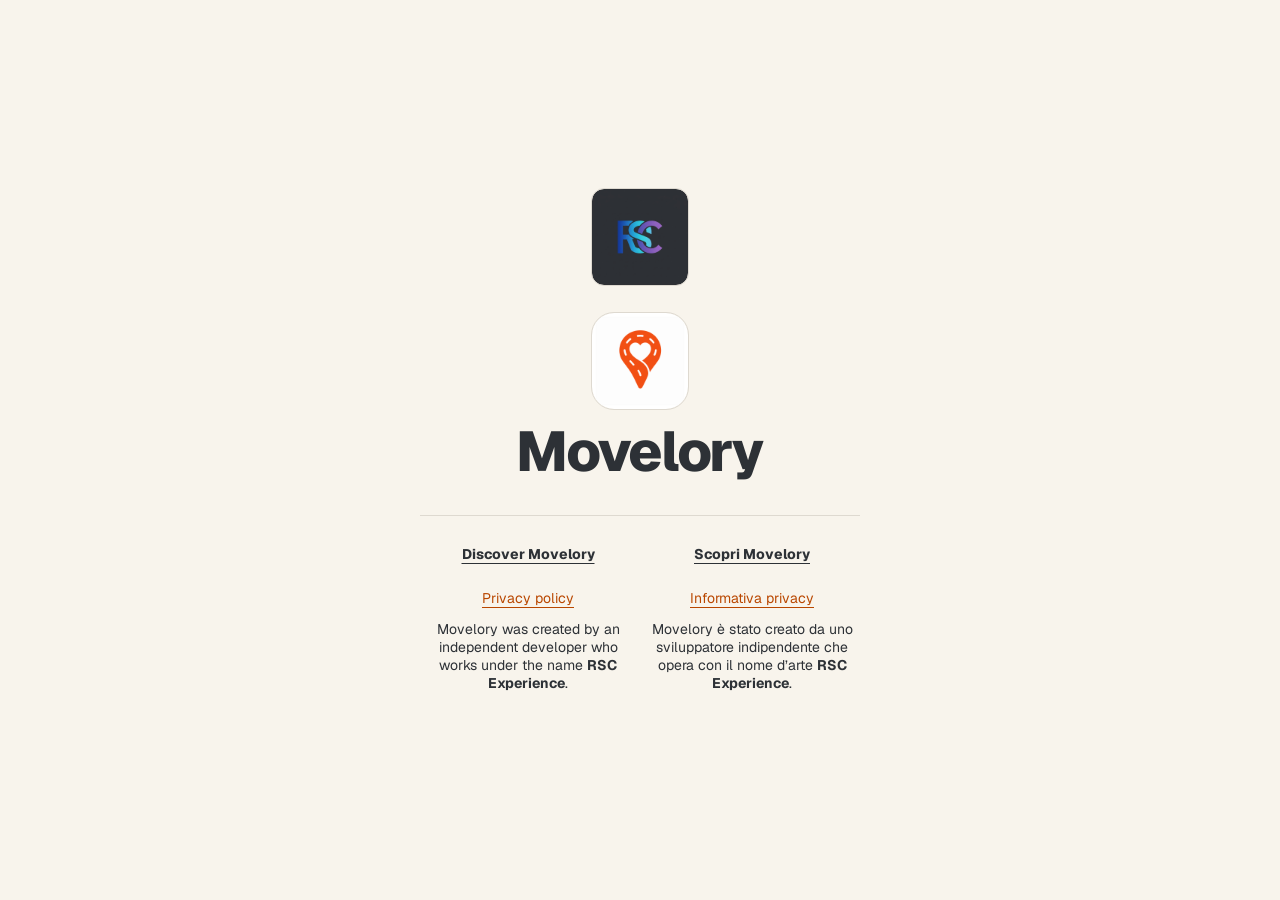
<file: index.html>
<!doctype html> <html lang="en"> <head> <meta charset="utf-8"> <meta name="viewport" content="width=device-width,initial-scale=1"> <meta name="description" content="Discover Movelory, the GPS travel diary by RSC Experience."> <meta name="theme-color" content="#f8f4ec"> <title>Movelory · RSC Experience</title> <link rel="canonical" href="https://rscexperience.github.io/movelory/"> <link rel="icon" type="image/svg+xml" href="assets/favicon.svg?v=2"> <link rel="apple-touch-icon" href="assets/app-icon.png"> <link rel="stylesheet" href="styles.css"> <link rel="stylesheet" href="splash.css"> <script src="splash.js"></script> <meta property="og:type" content="website"> <meta property="og:site_name" content="Movelory"> <meta property="og:title" content="Movelory · RSC Experience"> <meta property="og:description" content="Discover Movelory, the GPS travel diary by RSC Experience."> <meta property="og:url" content="https://rscexperience.github.io/movelory/"> <meta property="og:locale" content="en_US"> <meta property="og:locale:alternate" content="it_IT"> <meta property="og:image" content="https://rscexperience.github.io/movelory/assets/social/movelory-en.png"> <meta property="og:image:secure_url" content="https://rscexperience.github.io/movelory/assets/social/movelory-en.png"> <meta property="og:image:type" content="image/png"> <meta property="og:image:width" content="1200"> <meta property="og:image:height" content="630"> <meta property="og:image:alt" content="Movelory: every journey deserves a story. App preview with journeys, photos and memories."> <meta name="twitter:card" content="summary_large_image"> <meta name="twitter:title" content="Movelory · RSC Experience"> <meta name="twitter:description" content="Discover Movelory, the GPS travel diary by RSC Experience."> <meta name="twitter:image" content="https://rscexperience.github.io/movelory/assets/social/movelory-en.png"> <meta name="twitter:image:alt" content="Movelory: every journey deserves a story. App preview with journeys, photos and memories."> </head> <body class="splash"> <div class="launch-screen" aria-hidden="true"> <div class="launch-logos"> <div class="launch-app"> <img src="assets/app-icon.png" width="128" height="128" alt=""> <p class="launch-name">Movelory</p> </div> <div class="launch-credit"> <span>Created by</span> <div class="launch-studio"> <img src="assets/rsc-experience.jpg" width="64" height="64" alt=""> <span>RSC Experience</span> </div> </div> </div> </div> <main class="splash-content"> <img class="splash-studio" src="assets/rsc-experience.jpg" width="96" height="96" alt="RSC Experience"> <img class="splash-icon" src="assets/app-icon.png" width="96" height="96" alt=""> <h1>Movelory</h1> <div class="splash-links"> <section aria-label="English" lang="en"> <a class="splash-action" href="app.html">Discover Movelory</a> <a href="privacy.html">Privacy policy</a> <p>Movelory was created by an independent developer who works under the name <strong>RSC Experience</strong>.</p> </section> <section aria-label="Italiano" lang="it"> <a class="splash-action" href="app-it.html">Scopri Movelory</a> <a href="privacy-it.html">Informativa privacy</a> <p>Movelory è stato creato da uno sviluppatore indipendente che opera con il nome d’arte <strong>RSC Experience</strong>.</p> </section> </div> </main> </body> </html>
</file>
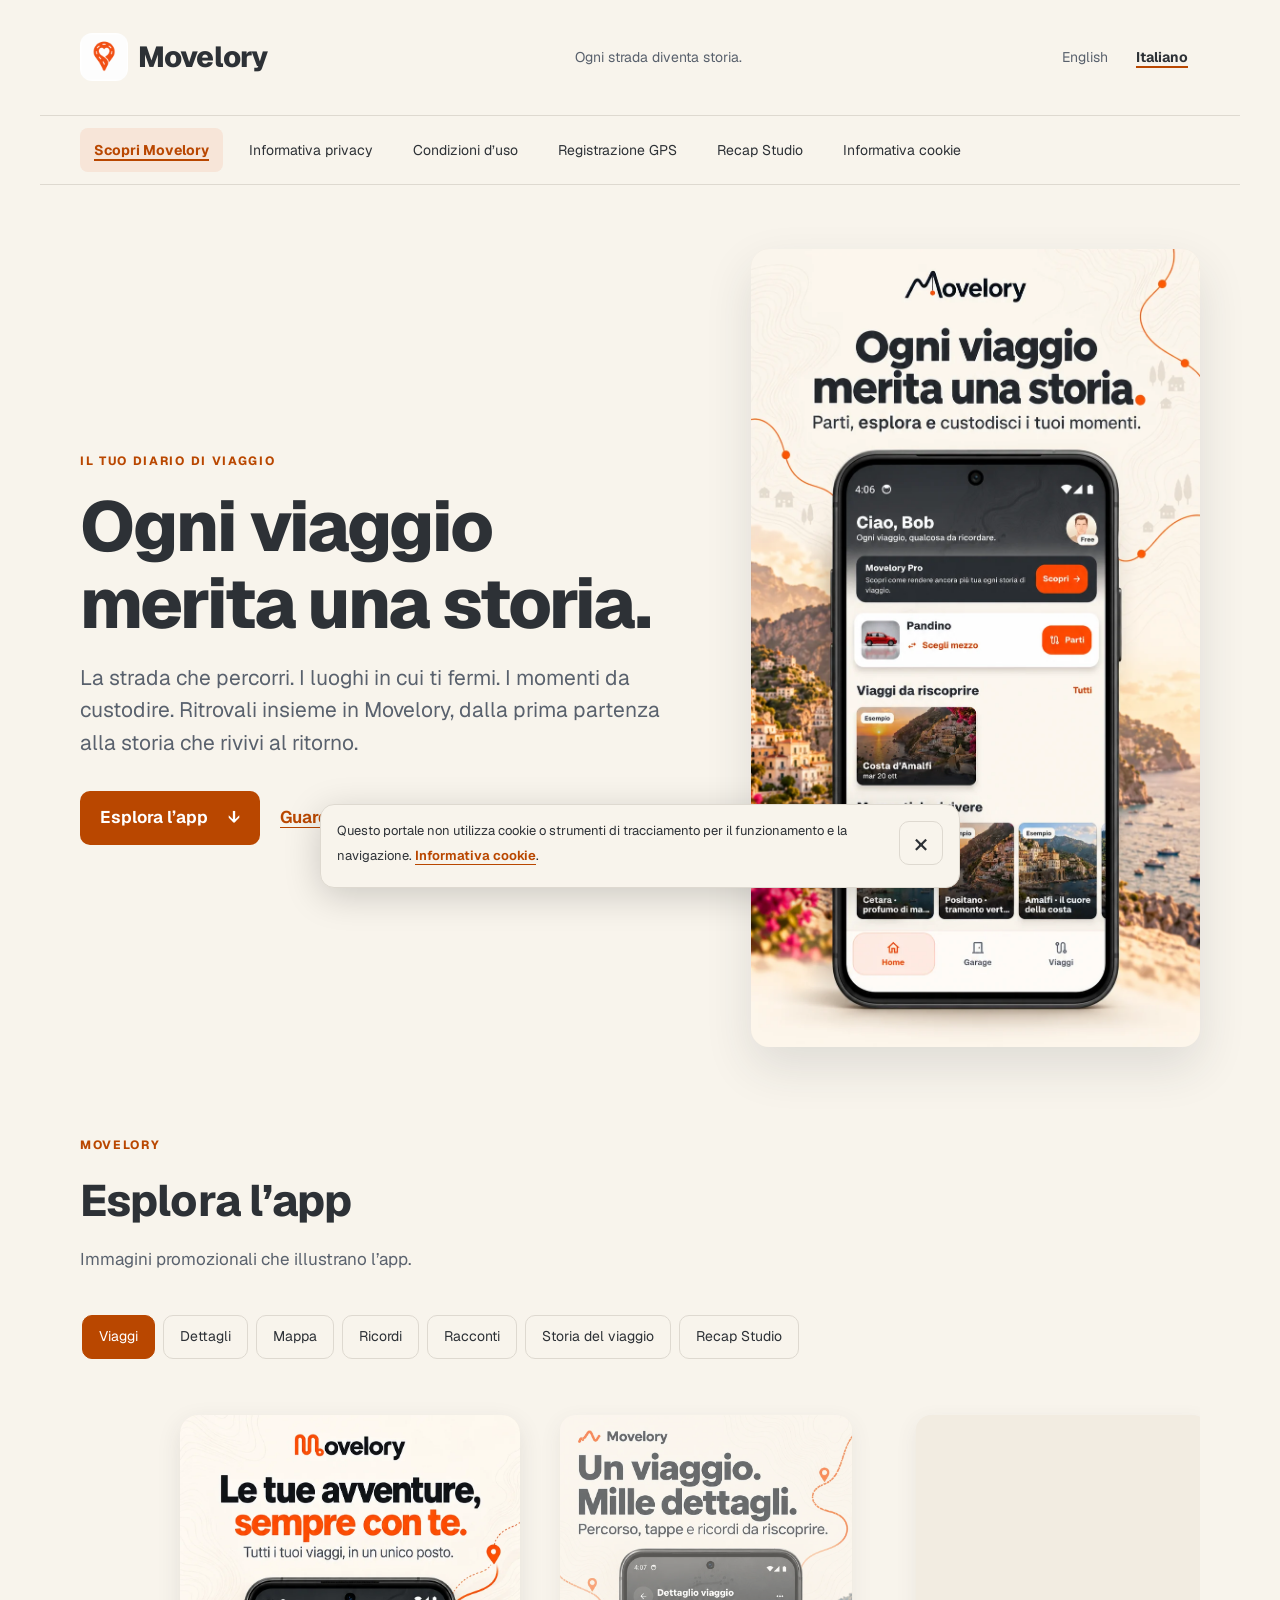
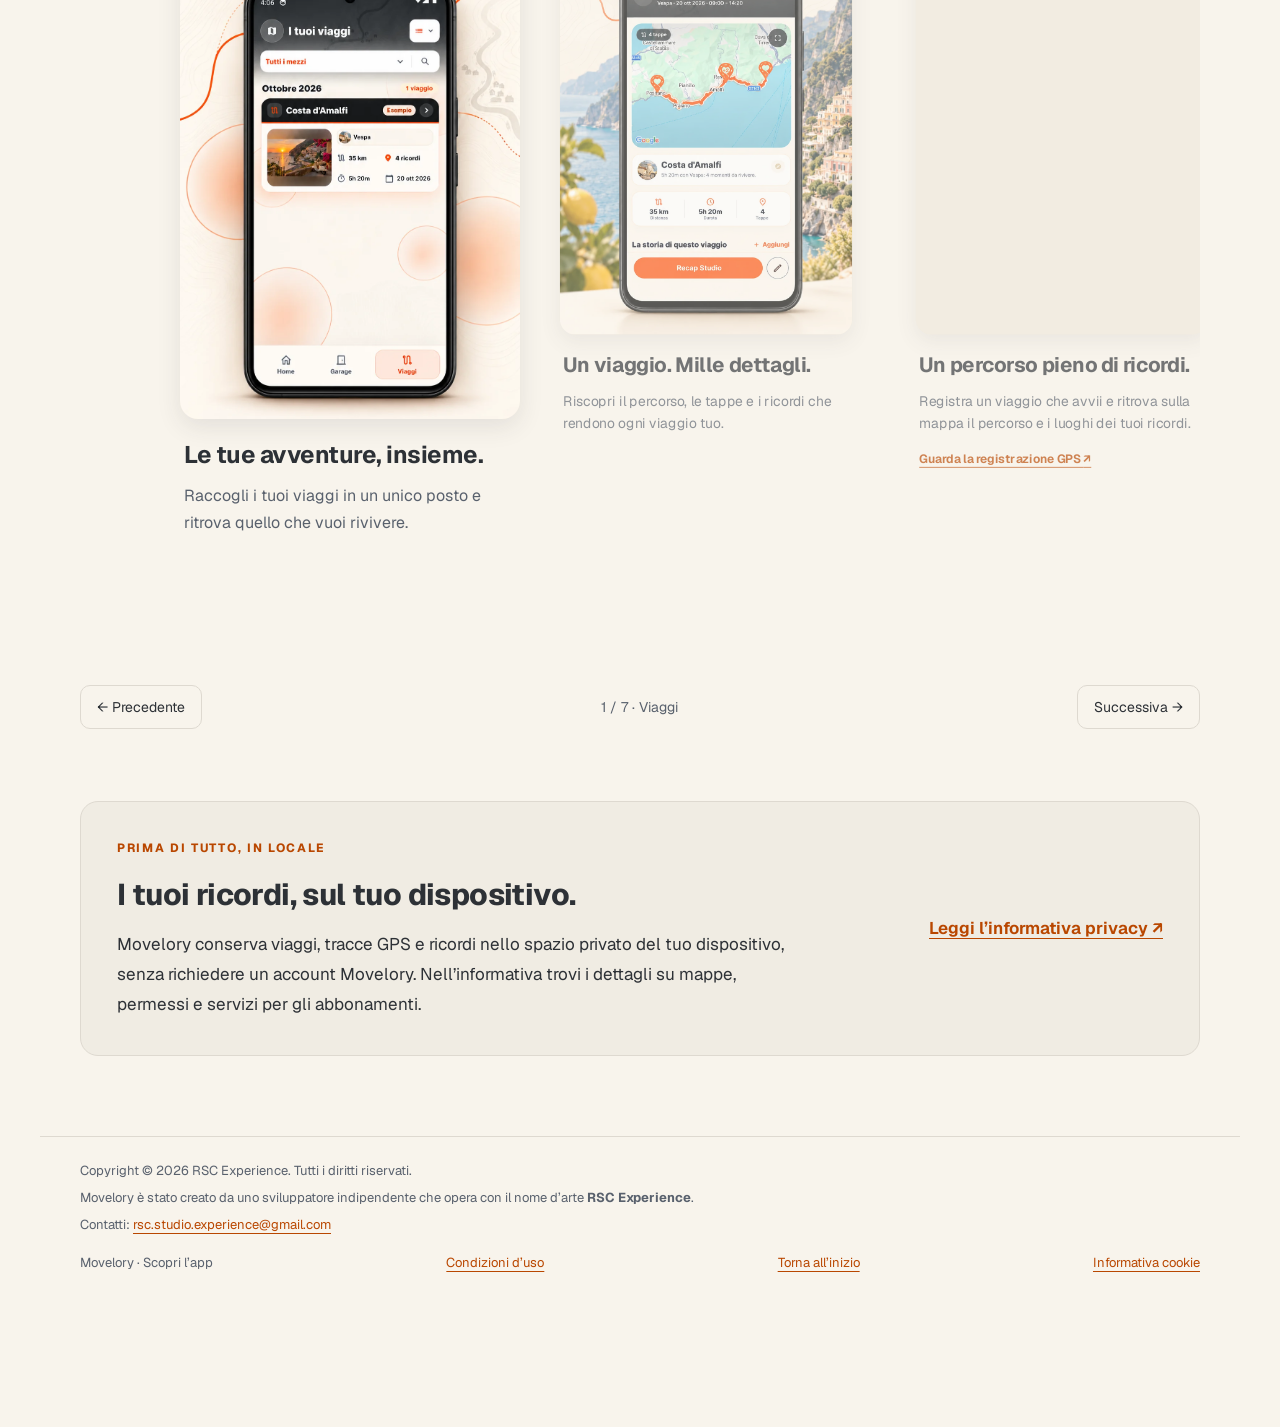
<file: app-it.html>
<!doctype html> <html lang="it"> <head> <meta charset="utf-8"> <meta name="viewport" content="width=device-width,initial-scale=1"> <meta name="description" content="Scopri Movelory, il diario di viaggio per percorsi, foto e ricordi. Esplora le schermate dell’app e Recap Studio."> <meta name="theme-color" content="#f8f4ec"> <title>Movelory · Ogni viaggio merita una storia</title> <link rel="canonical" href="https://rscexperience.github.io/movelory/app-it.html"> <link rel="alternate" hreflang="en" href="https://rscexperience.github.io/movelory/app.html"> <link rel="alternate" hreflang="it" href="https://rscexperience.github.io/movelory/app-it.html"> <link rel="alternate" hreflang="x-default" href="https://rscexperience.github.io/movelory/app.html"> <link rel="icon" type="image/svg+xml" sizes="any" href="assets/favicon.svg?v=2"> <link rel="apple-touch-icon" href="assets/app-icon.png"> <link rel="stylesheet" href="styles.css"> <link rel="stylesheet" href="app.css"> <script src="navigation.js" defer="defer"></script> <script src="app.js" defer="defer"></script> <meta property="og:type" content="website"> <meta property="og:site_name" content="Movelory"> <meta property="og:title" content="Movelory · Ogni viaggio merita una storia"> <meta property="og:description" content="Scopri Movelory, il diario di viaggio per percorsi, foto e ricordi. Esplora le schermate dell’app e Recap Studio."> <meta property="og:url" content="https://rscexperience.github.io/movelory/app-it.html"> <meta property="og:locale" content="it_IT"> <meta property="og:locale:alternate" content="en_US"> <meta property="og:image" content="https://rscexperience.github.io/movelory/assets/social/movelory-it.png"> <meta property="og:image:secure_url" content="https://rscexperience.github.io/movelory/assets/social/movelory-it.png"> <meta property="og:image:type" content="image/png"> <meta property="og:image:width" content="1200"> <meta property="og:image:height" content="630"> <meta property="og:image:alt" content="Movelory: ogni viaggio merita una storia. Anteprima dell’app con viaggi, foto e ricordi."> <meta name="twitter:card" content="summary_large_image"> <meta name="twitter:title" content="Movelory · Ogni viaggio merita una storia"> <meta name="twitter:description" content="Scopri Movelory, il diario di viaggio per percorsi, foto e ricordi. Esplora le schermate dell’app e Recap Studio."> <meta name="twitter:image" content="https://rscexperience.github.io/movelory/assets/social/movelory-it.png"> <meta name="twitter:image:alt" content="Movelory: ogni viaggio merita una storia. Anteprima dell’app con viaggi, foto e ricordi."> <link rel="stylesheet" href="splash.css"><script src="splash.js"></script></head> <body> <div class="launch-screen" aria-hidden="true"> <div class="launch-logos"> <div class="launch-app"> <img src="assets/app-icon.png" width="128" height="128" alt=""> <p class="launch-name">Movelory</p> </div> <div class="launch-credit"> <span>Creato da</span> <div class="launch-studio"> <img src="assets/rsc-experience.jpg" width="64" height="64" alt=""> <span>RSC Experience</span> </div> </div> </div> </div> <a class="skip" href="#contenuto">Vai alla presentazione dell’app</a> <header class="brand"><a href="./" aria-label="Movelory"><img class="brand-icon" src="assets/app-icon.png" width="48" height="48" alt="">Movelory<span class="brand-dot" aria-hidden="true"></span></a><span>Ogni strada diventa storia.</span><div class="languages" role="navigation" aria-label="Lingua"><a href="app.html" lang="en" hreflang="en">English</a><a href="app-it.html" lang="it" hreflang="it" aria-current="page">Italiano</a></div></header> <nav class="site-nav" aria-label="Menu principale"><details class="site-menu" open><summary><span class="menu-label">Menu</span><span class="menu-current">Scopri Movelory</span></summary><div class="menu-panel"><ul><li><a href="app-it.html" aria-current="page">Scopri Movelory</a></li><li><a href="privacy-it.html">Informativa privacy</a></li><li><a href="terms-it.html">Condizioni d&#8217;uso</a></li><li><a href="location-demo-it.html">Registrazione GPS</a></li><li><a href="recap-demo-it.html">Recap Studio</a></li><li><a href="cookies-it.html">Informativa cookie</a></li></ul><div class="mobile-languages"><div class="languages" role="navigation" aria-label="Lingua"><a href="app.html" lang="en" hreflang="en">English</a><a href="app-it.html" lang="it" hreflang="it" aria-current="page">Italiano</a></div></div></div></details></nav> <aside class="cookie-notice" aria-label="Informativa cookie"><p>Questo portale non utilizza cookie o strumenti di tracciamento per il funzionamento e la navigazione. <a href="cookies-it.html">Informativa cookie</a>.</p><button type="button" class="cookie-close" aria-label="Chiudi avviso sui cookie" hidden>×</button></aside> <main class="app-main" id="contenuto" tabindex="-1"> <section class="app-hero" aria-labelledby="app-title"> <div class="hero-copy"><p class="eyebrow">Il tuo diario di viaggio</p><h1 id="app-title">Ogni viaggio merita una storia.</h1><p class="lead">La strada che percorri. I luoghi in cui ti fermi. I momenti da custodire. Ritrovali insieme in Movelory, dalla prima partenza alla storia che rivivi al ritorno.</p><div class="app-actions"><a class="button-primary" href="#explore">Esplora l’app <span aria-hidden="true">↓</span></a><a class="text-link" href="recap-demo-it.html">Guarda Recap Studio <span aria-hidden="true">↗</span></a></div></div> <a class="hero-poster poster-link" href="assets/promotional/it/01_home.webp"><img src="assets/promotional/it/01_home.webp" width="941" height="1672" fetchpriority="high" alt="Vista promozionale della schermata iniziale di Movelory, con viaggi e ricordi."></a> </section> <section class="app-explore" id="explore" aria-labelledby="explore-title"><div class="section-intro"><p class="eyebrow">Movelory</p><h2 id="explore-title">Esplora l’app</h2><p>Immagini promozionali che illustrano l’app.</p></div><nav class="app-contents" aria-label="Esplora le funzionalità"><details class="page-contents"><summary>Esplora le funzionalità</summary><div class="contents-panel"><ul><li><a href="#journeys">Viaggi</a></li><li><a href="#details">Dettagli</a></li><li><a href="#map">Mappa</a></li><li><a href="#memories">Ricordi</a></li><li><a href="#stories">Racconti</a></li><li><a href="#trip-story">Storia del viaggio</a></li><li><a href="#recap">Recap Studio</a></li></ul></div></details></nav><div class="feature-grid"> <article class="feature-card" id="journeys"> <a class="poster-link" href="assets/promotional/it/02_viaggi.webp"><img src="assets/promotional/it/02_viaggi.webp" width="941" height="1672" loading="lazy" decoding="async" alt="Vista promozionale della schermata dei viaggi di Movelory."></a> <div class="feature-copy"><h3>Le tue avventure, insieme.</h3><p>Raccogli i tuoi viaggi in un unico posto e ritrova quello che vuoi rivivere.</p></div> </article><article class="feature-card" id="details"> <a class="poster-link" href="assets/promotional/it/03_dettagli_viaggio.webp"><img src="assets/promotional/it/03_dettagli_viaggio.webp" width="941" height="1672" loading="lazy" decoding="async" alt="Vista promozionale dei dettagli di un viaggio, con tappe e ricordi."></a> <div class="feature-copy"><h3>Un viaggio. Mille dettagli.</h3><p>Riscopri il percorso, le tappe e i ricordi che rendono ogni viaggio tuo.</p></div> </article><article class="feature-card" id="map"> <a class="poster-link" href="assets/promotional/it/04_mappa_percorso.webp"><img src="assets/promotional/it/04_mappa_percorso.webp" width="941" height="1672" loading="lazy" decoding="async" alt="Vista promozionale del percorso di un viaggio sulla mappa."></a> <div class="feature-copy"><h3>Un percorso pieno di ricordi.</h3><p>Registra un viaggio che avvii e ritrova sulla mappa il percorso e i luoghi dei tuoi ricordi.</p><a class="text-link" href="location-demo-it.html">Guarda la registrazione GPS <span aria-hidden="true">↗</span></a></div> </article><article class="feature-card" id="memories"> <a class="poster-link" href="assets/promotional/it/05_ricordo_amalfi.webp"><img src="assets/promotional/it/05_ricordo_amalfi.webp" width="941" height="1672" loading="lazy" decoding="async" alt="Vista promozionale di un ricordo ad Amalfi, con foto e posizione."></a> <div class="feature-copy"><h3>Ogni ricordo ha il suo posto.</h3><p>Unisci foto, note e luoghi, per trasformare una sosta in un momento da ritrovare.</p></div> </article><article class="feature-card" id="stories"> <a class="poster-link" href="assets/promotional/it/06_racconto_tappa.webp"><img src="assets/promotional/it/06_racconto_tappa.webp" width="941" height="1672" loading="lazy" decoding="async" alt="Vista promozionale del racconto di una tappa con le sue fotografie."></a> <div class="feature-copy"><h3>Dai voce ai tuoi ricordi.</h3><p>Custodisci l’emozione di un luogo attraverso le foto e le parole che scegli per raccontarlo.</p></div> </article><article class="feature-card" id="trip-story"> <a class="poster-link" href="assets/promotional/it/07_storia_viaggio.webp"><img src="assets/promotional/it/07_storia_viaggio.webp" width="941" height="1672" loading="lazy" decoding="async" alt="Vista promozionale della storia di un viaggio e delle sue tappe."></a> <div class="feature-copy"><h3>Rivivilo, tappa dopo tappa.</h3><p>Segui luoghi, foto e parole che raccontano la storia del tuo viaggio.</p></div> </article><article class="feature-card" id="recap"> <a class="poster-link" href="assets/promotional/it/08_recap_studio.webp"><img src="assets/promotional/it/08_recap_studio.webp" width="941" height="1672" loading="lazy" decoding="async" alt="Vista promozionale di Recap Studio e della creazione di un video."></a> <div class="feature-copy"><h3>Il tuo viaggio diventa cinema.</h3><p>Crea un racconto video del tuo viaggio con Recap Studio e guarda la demo per scoprirlo in azione.</p><a class="text-link" href="recap-demo-it.html">Guarda Recap Studio <span aria-hidden="true">↗</span></a></div> </article> </div></section> <section class="app-local" aria-labelledby="local-title"><div><p class="eyebrow">Prima di tutto, in locale</p><h2 id="local-title">I tuoi ricordi, sul tuo dispositivo.</h2><p>Movelory conserva viaggi, tracce GPS e ricordi nello spazio privato del tuo dispositivo, senza richiedere un account Movelory. Nell’informativa trovi i dettagli su mappe, permessi e servizi per gli abbonamenti.</p></div><a class="text-link" href="privacy-it.html">Leggi l’informativa privacy <span aria-hidden="true">↗</span></a></section> </main> <footer><div class="footer-identity"><p>Copyright &copy; 2026 RSC Experience. Tutti i diritti riservati.</p><p>Movelory è stato creato da uno sviluppatore indipendente che opera con il nome d’arte <strong>RSC Experience</strong>.</p><p>Contatti: <a href="mailto:rsc.studio.experience@gmail.com">rsc.studio.experience@gmail.com</a></p></div><span>Movelory · Scopri l’app</span><a href="terms-it.html">Condizioni d’uso</a><a href="#contenuto">Torna all’inizio</a><a class="cookie-footer" href="cookies-it.html">Informativa cookie</a></footer> </body> </html>
</file>
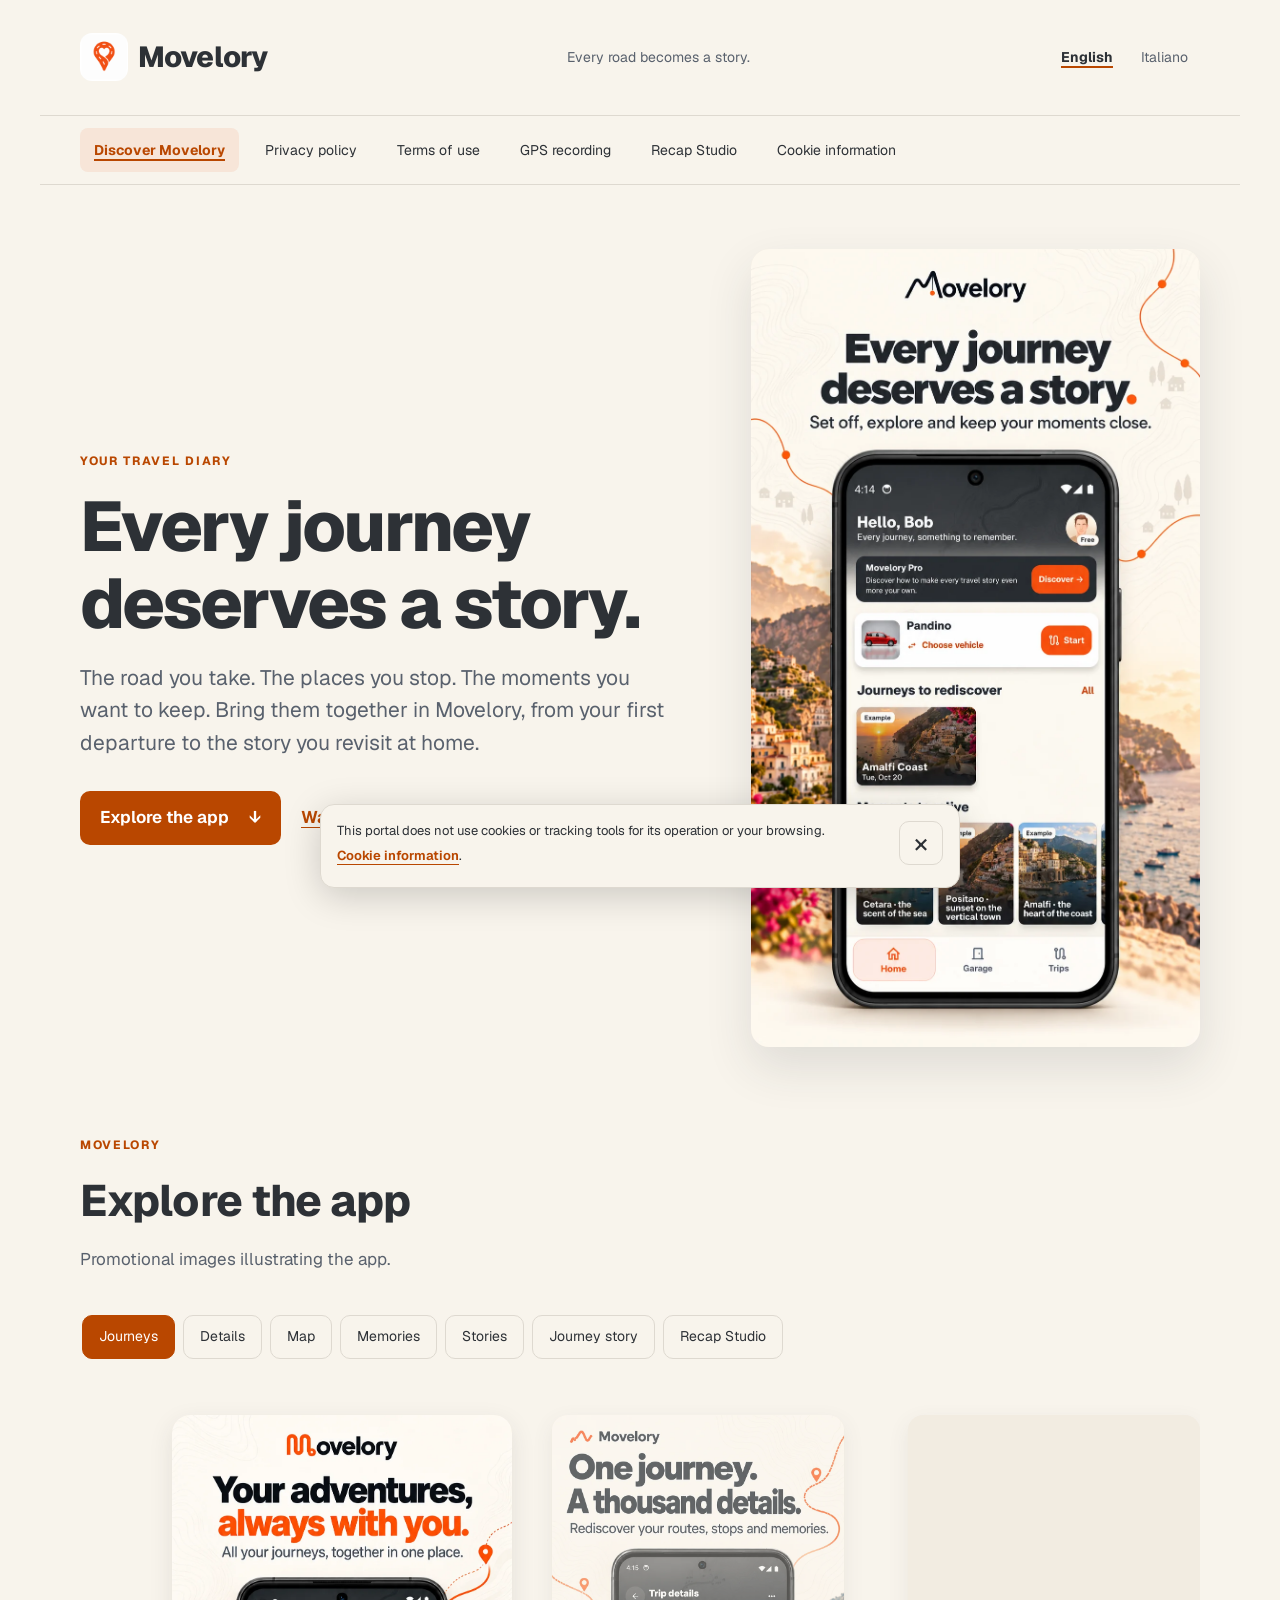
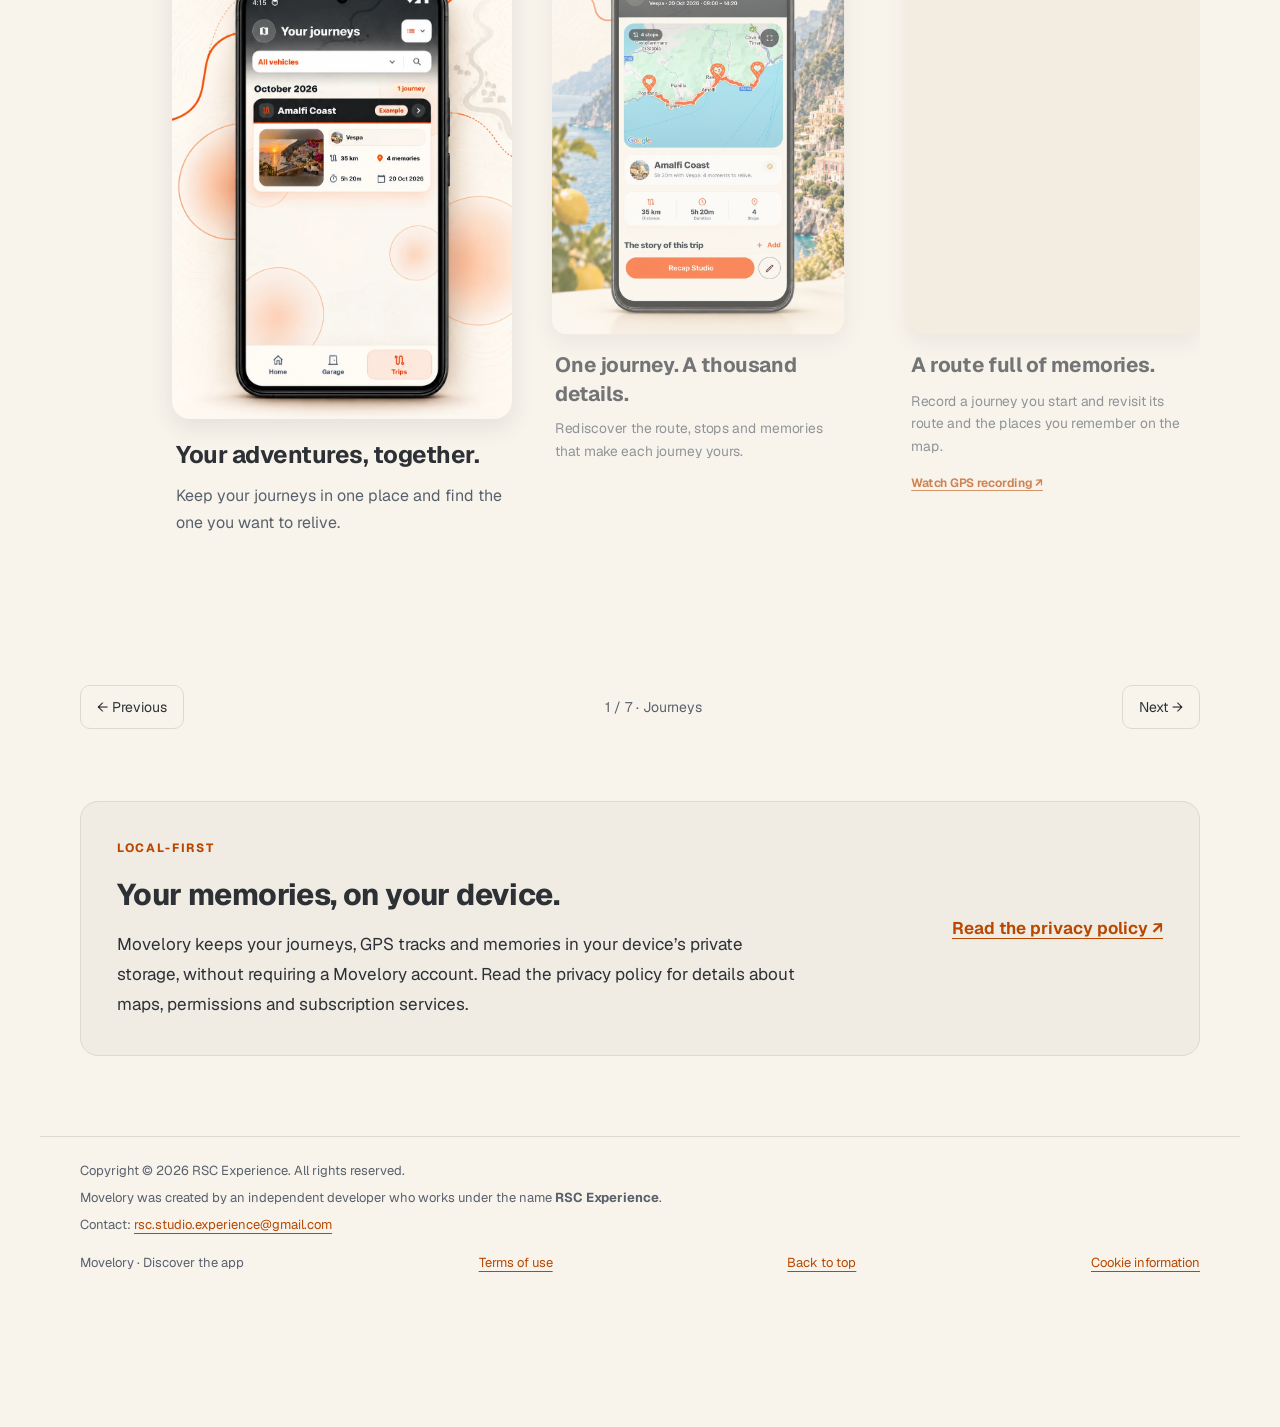
<file: app.html>
<!doctype html> <html lang="en"> <head> <meta charset="utf-8"> <meta name="viewport" content="width=device-width,initial-scale=1"> <meta name="description" content="Meet Movelory, the travel diary for your journeys, routes, photos and memories. Explore the app and Recap Studio."> <meta name="theme-color" content="#f8f4ec"> <title>Movelory · Every journey deserves a story</title> <link rel="canonical" href="https://rscexperience.github.io/movelory/app.html"> <link rel="alternate" hreflang="en" href="https://rscexperience.github.io/movelory/app.html"> <link rel="alternate" hreflang="it" href="https://rscexperience.github.io/movelory/app-it.html"> <link rel="alternate" hreflang="x-default" href="https://rscexperience.github.io/movelory/app.html"> <link rel="icon" type="image/svg+xml" sizes="any" href="assets/favicon.svg?v=2"> <link rel="apple-touch-icon" href="assets/app-icon.png"> <link rel="stylesheet" href="styles.css"> <link rel="stylesheet" href="app.css"> <script src="navigation.js" defer="defer"></script> <script src="app.js" defer="defer"></script> <meta property="og:type" content="website"> <meta property="og:site_name" content="Movelory"> <meta property="og:title" content="Movelory · Every journey deserves a story"> <meta property="og:description" content="Meet Movelory, the travel diary for your journeys, routes, photos and memories. Explore the app and Recap Studio."> <meta property="og:url" content="https://rscexperience.github.io/movelory/app.html"> <meta property="og:locale" content="en_US"> <meta property="og:locale:alternate" content="it_IT"> <meta property="og:image" content="https://rscexperience.github.io/movelory/assets/social/movelory-en.png"> <meta property="og:image:secure_url" content="https://rscexperience.github.io/movelory/assets/social/movelory-en.png"> <meta property="og:image:type" content="image/png"> <meta property="og:image:width" content="1200"> <meta property="og:image:height" content="630"> <meta property="og:image:alt" content="Movelory: every journey deserves a story. App preview with journeys, photos and memories."> <meta name="twitter:card" content="summary_large_image"> <meta name="twitter:title" content="Movelory · Every journey deserves a story"> <meta name="twitter:description" content="Meet Movelory, the travel diary for your journeys, routes, photos and memories. Explore the app and Recap Studio."> <meta name="twitter:image" content="https://rscexperience.github.io/movelory/assets/social/movelory-en.png"> <meta name="twitter:image:alt" content="Movelory: every journey deserves a story. App preview with journeys, photos and memories."> <link rel="stylesheet" href="splash.css"><script src="splash.js"></script></head> <body> <div class="launch-screen" aria-hidden="true"> <div class="launch-logos"> <div class="launch-app"> <img src="assets/app-icon.png" width="128" height="128" alt=""> <p class="launch-name">Movelory</p> </div> <div class="launch-credit"> <span>Created by</span> <div class="launch-studio"> <img src="assets/rsc-experience.jpg" width="64" height="64" alt=""> <span>RSC Experience</span> </div> </div> </div> </div> <a class="skip" href="#contenuto">Skip to the app</a> <header class="brand"><a href="./" aria-label="Movelory"><img class="brand-icon" src="assets/app-icon.png" width="48" height="48" alt="">Movelory<span class="brand-dot" aria-hidden="true"></span></a><span>Every road becomes a story.</span><div class="languages" role="navigation" aria-label="Language"><a href="app.html" lang="en" hreflang="en" aria-current="page">English</a><a href="app-it.html" lang="it" hreflang="it">Italiano</a></div></header> <nav class="site-nav" aria-label="Main navigation"><details class="site-menu" open><summary><span class="menu-label">Menu</span><span class="menu-current">Discover Movelory</span></summary><div class="menu-panel"><ul><li><a href="app.html" aria-current="page">Discover Movelory</a></li><li><a href="privacy.html">Privacy policy</a></li><li><a href="terms.html">Terms of use</a></li><li><a href="location-demo.html">GPS recording</a></li><li><a href="recap-demo.html">Recap Studio</a></li><li><a href="cookies.html">Cookie information</a></li></ul><div class="mobile-languages"><div class="languages" role="navigation" aria-label="Language"><a href="app.html" lang="en" hreflang="en" aria-current="page">English</a><a href="app-it.html" lang="it" hreflang="it">Italiano</a></div></div></div></details></nav> <aside class="cookie-notice" aria-label="Cookie information"><p>This portal does not use cookies or tracking tools for its operation or your browsing. <a href="cookies.html">Cookie information</a>.</p><button type="button" class="cookie-close" aria-label="Close cookie notice" hidden>×</button></aside> <main class="app-main" id="contenuto" tabindex="-1"> <section class="app-hero" aria-labelledby="app-title"> <div class="hero-copy"><p class="eyebrow">Your travel diary</p><h1 id="app-title">Every journey deserves a story.</h1><p class="lead">The road you take. The places you stop. The moments you want to keep. Bring them together in Movelory, from your first departure to the story you revisit at home.</p><div class="app-actions"><a class="button-primary" href="#explore">Explore the app <span aria-hidden="true">↓</span></a><a class="text-link" href="recap-demo.html">Watch Recap Studio <span aria-hidden="true">↗</span></a></div></div> <a class="hero-poster poster-link" href="assets/promotional/en/01_home.webp"><img src="assets/promotional/en/01_home.webp" width="941" height="1672" fetchpriority="high" alt="Promotional view of the Movelory home screen with journeys and memories."></a> </section> <section class="app-explore" id="explore" aria-labelledby="explore-title"><div class="section-intro"><p class="eyebrow">Movelory</p><h2 id="explore-title">Explore the app</h2><p>Promotional images illustrating the app.</p></div><nav class="app-contents" aria-label="Explore the features"><details class="page-contents"><summary>Explore the features</summary><div class="contents-panel"><ul><li><a href="#journeys">Journeys</a></li><li><a href="#details">Details</a></li><li><a href="#map">Map</a></li><li><a href="#memories">Memories</a></li><li><a href="#stories">Stories</a></li><li><a href="#trip-story">Journey story</a></li><li><a href="#recap">Recap Studio</a></li></ul></div></details></nav><div class="feature-grid"> <article class="feature-card" id="journeys"> <a class="poster-link" href="assets/promotional/en/02_journeys.webp"><img src="assets/promotional/en/02_journeys.webp" width="941" height="1672" loading="lazy" decoding="async" alt="Promotional view of the Movelory journeys screen."></a> <div class="feature-copy"><h3>Your adventures, together.</h3><p>Keep your journeys in one place and find the one you want to relive.</p></div> </article><article class="feature-card" id="details"> <a class="poster-link" href="assets/promotional/en/03_trip_details.webp"><img src="assets/promotional/en/03_trip_details.webp" width="941" height="1672" loading="lazy" decoding="async" alt="Promotional view of a journey’s details, stops and memories."></a> <div class="feature-copy"><h3>One journey. A thousand details.</h3><p>Rediscover the route, stops and memories that make each journey yours.</p></div> </article><article class="feature-card" id="map"> <a class="poster-link" href="assets/promotional/en/04_route_map.webp"><img src="assets/promotional/en/04_route_map.webp" width="941" height="1672" loading="lazy" decoding="async" alt="Promotional view of a journey route on the map."></a> <div class="feature-copy"><h3>A route full of memories.</h3><p>Record a journey you start and revisit its route and the places you remember on the map.</p><a class="text-link" href="location-demo.html">Watch GPS recording <span aria-hidden="true">↗</span></a></div> </article><article class="feature-card" id="memories"> <a class="poster-link" href="assets/promotional/en/05_amalfi_memory.webp"><img src="assets/promotional/en/05_amalfi_memory.webp" width="941" height="1672" loading="lazy" decoding="async" alt="Promotional view of an Amalfi memory with its photos and location."></a> <div class="feature-copy"><h3>Every memory has its place.</h3><p>Bring photos, notes and places together, so a stop becomes something you can return to.</p></div> </article><article class="feature-card" id="stories"> <a class="poster-link" href="assets/promotional/en/06_stop_story.webp"><img src="assets/promotional/en/06_stop_story.webp" width="941" height="1672" loading="lazy" decoding="async" alt="Promotional view of a stop’s story and photographs."></a> <div class="feature-copy"><h3>Give your memories a voice.</h3><p>Keep the feeling of a place alive through photos and the words you choose for it.</p></div> </article><article class="feature-card" id="trip-story"> <a class="poster-link" href="assets/promotional/en/07_trip_story.webp"><img src="assets/promotional/en/07_trip_story.webp" width="941" height="1671" loading="lazy" decoding="async" alt="Promotional view of a journey story with its stops."></a> <div class="feature-copy"><h3>Relive it, stop by stop.</h3><p>Follow the places, photos and words that tell the story of your journey.</p></div> </article><article class="feature-card" id="recap"> <a class="poster-link" href="assets/promotional/en/08_recap_studio.webp"><img src="assets/promotional/en/08_recap_studio.webp" width="941" height="1672" loading="lazy" decoding="async" alt="Promotional view of Recap Studio and video creation."></a> <div class="feature-copy"><h3>Turn your journeys into cinema.</h3><p>Create a video story from your journey with Recap Studio, then watch the demo to see it in action.</p><a class="text-link" href="recap-demo.html">Watch Recap Studio <span aria-hidden="true">↗</span></a></div> </article> </div></section> <section class="app-local" aria-labelledby="local-title"><div><p class="eyebrow">Local-first</p><h2 id="local-title">Your memories, on your device.</h2><p>Movelory keeps your journeys, GPS tracks and memories in your device’s private storage, without requiring a Movelory account. Read the privacy policy for details about maps, permissions and subscription services.</p></div><a class="text-link" href="privacy.html">Read the privacy policy <span aria-hidden="true">↗</span></a></section> </main> <footer><div class="footer-identity"><p>Copyright &copy; 2026 RSC Experience. All rights reserved.</p><p>Movelory was created by an independent developer who works under the name <strong>RSC Experience</strong>.</p><p>Contact: <a href="mailto:rsc.studio.experience@gmail.com">rsc.studio.experience@gmail.com</a></p></div><span>Movelory · Discover the app</span><a href="terms.html">Terms of use</a><a href="#contenuto">Back to top</a><a class="cookie-footer" href="cookies.html">Cookie information</a></footer> </body> </html>
</file>
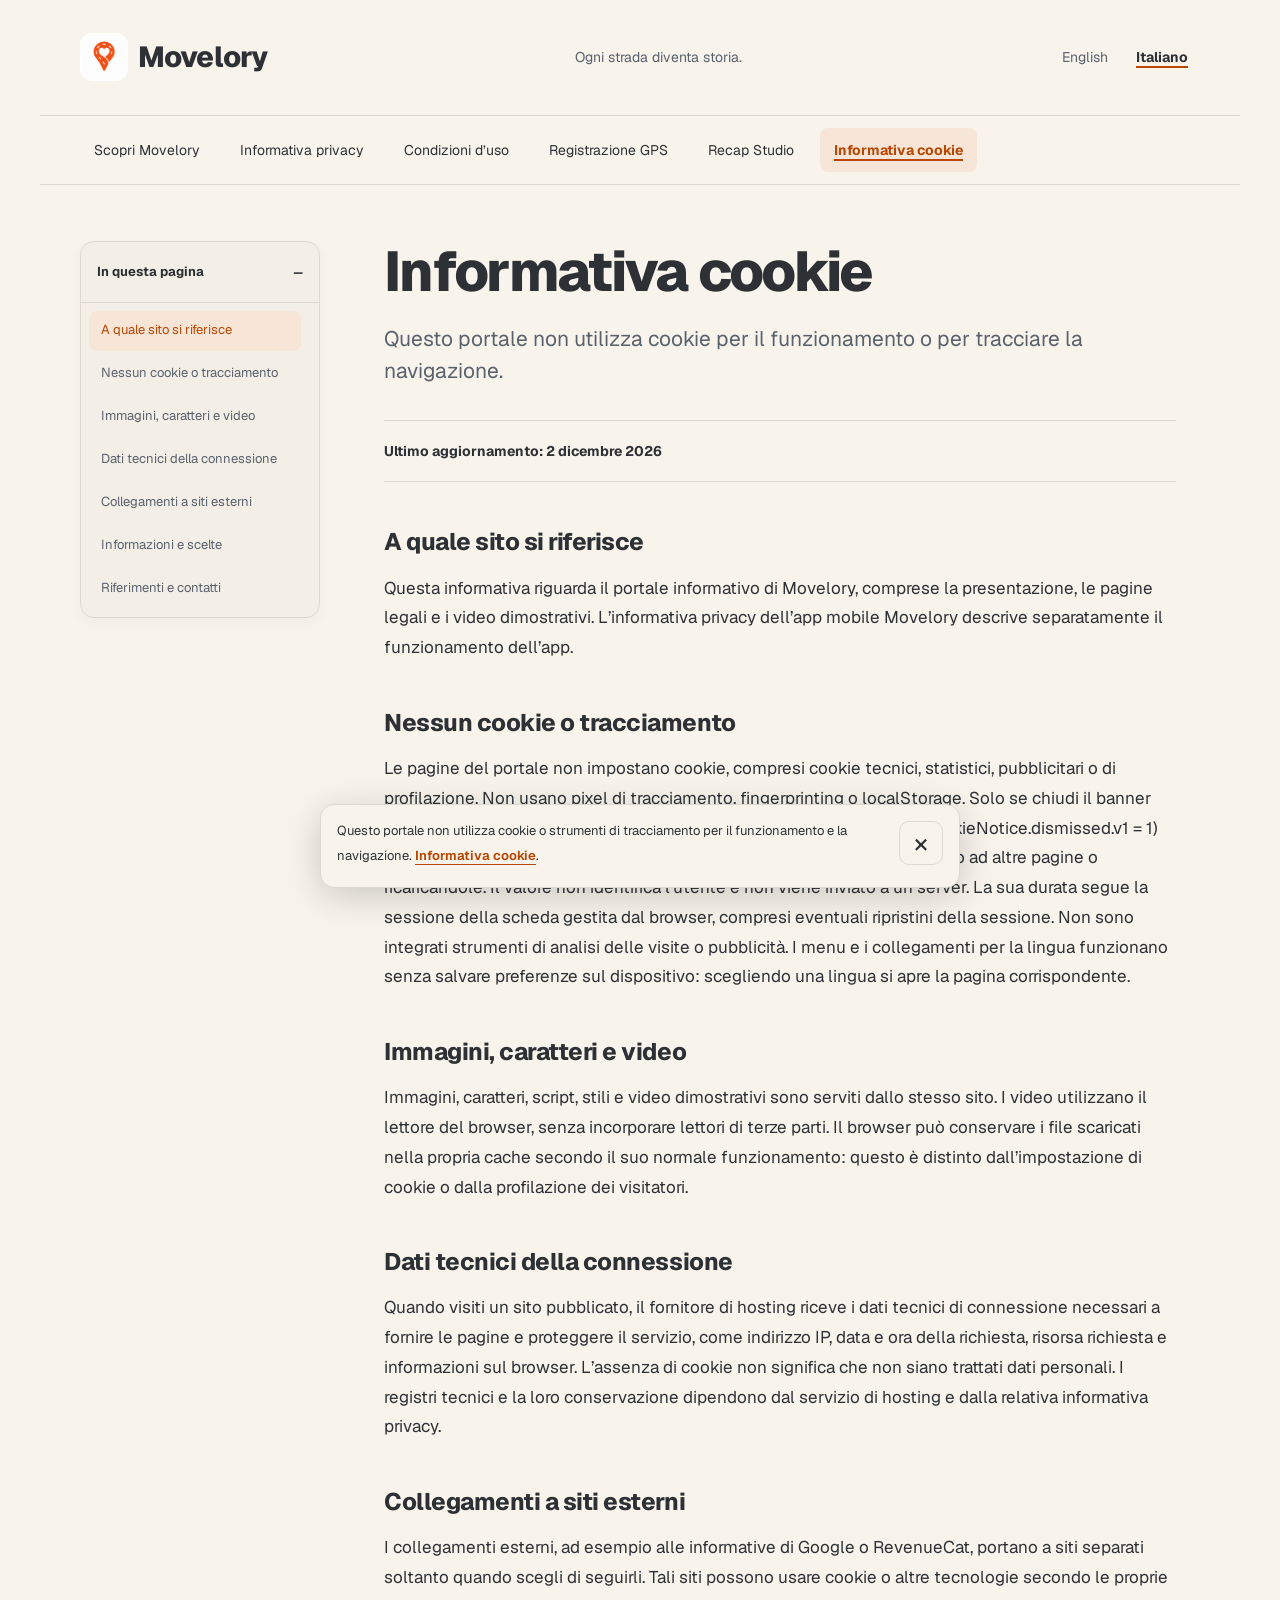
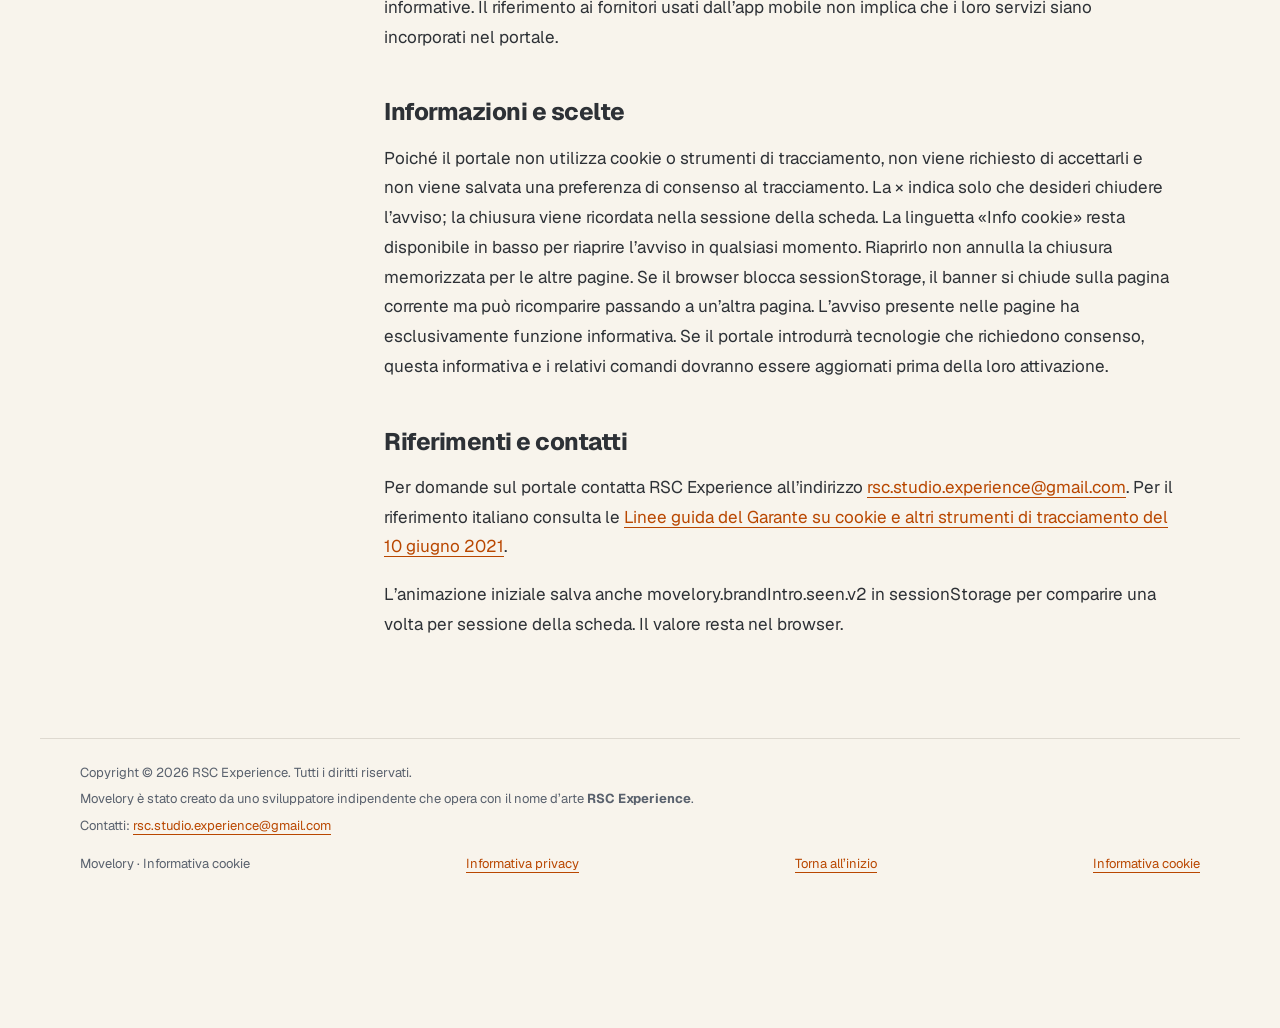
<file: cookies-it.html>
<!doctype html> <html lang="it"> <head> <meta charset="utf-8"> <meta name="viewport" content="width=device-width,initial-scale=1"> <meta name="description" content="Questo portale non utilizza cookie per il funzionamento o per tracciare la navigazione."> <meta name="theme-color" content="#f8f4ec"> <title>Informativa cookie · Movelory</title> <link rel="alternate" hreflang="it" href="https://rscexperience.github.io/movelory/cookies-it.html"> <link rel="alternate" hreflang="en" href="https://rscexperience.github.io/movelory/cookies.html"> <link rel="icon" type="image/svg+xml" sizes="any" href="assets/favicon.svg?v=2"> <link rel="apple-touch-icon" href="assets/app-icon.png"> <link rel="stylesheet" href="styles.css"> <link rel="canonical" href="https://rscexperience.github.io/movelory/cookies-it.html"> <link rel="alternate" hreflang="x-default" href="https://rscexperience.github.io/movelory/cookies.html"> <script src="navigation.js" defer="defer"></script> <meta property="og:type" content="website"> <meta property="og:site_name" content="Movelory"> <meta property="og:title" content="Informativa cookie · Movelory"> <meta property="og:description" content="Questo portale non utilizza cookie per il funzionamento o per tracciare la navigazione."> <meta property="og:url" content="https://rscexperience.github.io/movelory/cookies-it.html"> <meta property="og:locale" content="it_IT"> <meta property="og:locale:alternate" content="en_US"> <meta property="og:image" content="https://rscexperience.github.io/movelory/assets/social/movelory-it.png"> <meta property="og:image:secure_url" content="https://rscexperience.github.io/movelory/assets/social/movelory-it.png"> <meta property="og:image:type" content="image/png"> <meta property="og:image:width" content="1200"> <meta property="og:image:height" content="630"> <meta property="og:image:alt" content="Movelory: ogni viaggio merita una storia. Anteprima dell’app con viaggi, foto e ricordi."> <meta name="twitter:card" content="summary_large_image"> <meta name="twitter:title" content="Informativa cookie · Movelory"> <meta name="twitter:description" content="Questo portale non utilizza cookie per il funzionamento o per tracciare la navigazione."> <meta name="twitter:image" content="https://rscexperience.github.io/movelory/assets/social/movelory-it.png"> <meta name="twitter:image:alt" content="Movelory: ogni viaggio merita una storia. Anteprima dell’app con viaggi, foto e ricordi."> <link rel="stylesheet" href="splash.css"><script src="splash.js"></script></head> <body> <div class="launch-screen" aria-hidden="true"> <div class="launch-logos"> <div class="launch-app"> <img src="assets/app-icon.png" width="128" height="128" alt=""> <p class="launch-name">Movelory</p> </div> <div class="launch-credit"> <span>Creato da</span> <div class="launch-studio"> <img src="assets/rsc-experience.jpg" width="64" height="64" alt=""> <span>RSC Experience</span> </div> </div> </div> </div> <a class="skip" href="#contenuto">Vai all’informativa cookie</a> <header class="brand"><a href="./" aria-label="Movelory"><img class="brand-icon" src="assets/app-icon.png" width="48" height="48" alt="">Movelory<span class="brand-dot" aria-hidden="true"></span></a><span>Ogni strada diventa storia.</span><div class="languages" role="navigation" aria-label="Lingua"><a href="cookies.html" lang="en" hreflang="en">English</a><a href="cookies-it.html" lang="it" hreflang="it" aria-current="page">Italiano</a></div></header> <nav class="site-nav" aria-label="Menu principale"><details class="site-menu" open><summary><span class="menu-label">Menu</span><span class="menu-current">Informativa cookie</span></summary><div class="menu-panel"><ul><li><a href="app-it.html">Scopri Movelory</a></li><li><a href="privacy-it.html">Informativa privacy</a></li><li><a href="terms-it.html">Condizioni d&#8217;uso</a></li><li><a href="location-demo-it.html">Registrazione GPS</a></li><li><a href="recap-demo-it.html">Recap Studio</a></li><li><a href="cookies-it.html" aria-current="page">Informativa cookie</a></li></ul><div class="mobile-languages"><div class="languages" role="navigation" aria-label="Lingua"><a href="cookies.html" lang="en" hreflang="en">English</a><a href="cookies-it.html" lang="it" hreflang="it" aria-current="page">Italiano</a></div></div></div></details></nav> <aside class="cookie-notice" aria-label="Informativa cookie"><p>Questo portale non utilizza cookie o strumenti di tracciamento per il funzionamento e la navigazione. <a href="cookies-it.html">Informativa cookie</a>.</p><button type="button" class="cookie-close" aria-label="Chiudi avviso sui cookie" hidden>×</button></aside> <div class="layout"><nav class="page-nav" aria-label="In questa pagina"><details class="page-contents"><summary>In questa pagina</summary><div class="contents-panel"><ul><li><a href="#scope">A quale sito si riferisce</a></li><li><a href="#cookies">Nessun cookie o tracciamento</a></li><li><a href="#resources">Immagini, caratteri e video</a></li><li><a href="#hosting">Dati tecnici della connessione</a></li><li><a href="#external">Collegamenti a siti esterni</a></li><li><a href="#choices">Informazioni e scelte</a></li><li><a href="#contact">Riferimenti e contatti</a></li></ul></div></details></nav><main id="contenuto" tabindex="-1"><h1>Informativa cookie</h1><p class="lead">Questo portale non utilizza cookie per il funzionamento o per tracciare la navigazione.</p><p class="details"><strong>Ultimo aggiornamento: 2 dicembre 2026</strong></p><section aria-labelledby="scope"><h2 id="scope">A quale sito si riferisce</h2><p>Questa informativa riguarda il portale informativo di Movelory, comprese la presentazione, le pagine legali e i video dimostrativi. L’informativa privacy dell’app mobile Movelory descrive separatamente il funzionamento dell’app.</p></section><section aria-labelledby="cookies"><h2 id="cookies">Nessun cookie o tracciamento</h2><p>Le pagine del portale non impostano cookie, compresi cookie tecnici, statistici, pubblicitari o di profilazione. Non usano pixel di tracciamento, fingerprinting o localStorage. Solo se chiudi il banner con la ×, viene salvato in sessionStorage un valore tecnico (movelory.cookieNotice.dismissed.v1 = 1) per ricordare la chiusura durante la sessione della scheda, anche passando ad altre pagine o ricaricandole. Il valore non identifica l’utente e non viene inviato a un server. La sua durata segue la sessione della scheda gestita dal browser, compresi eventuali ripristini della sessione. Non sono integrati strumenti di analisi delle visite o pubblicità. I menu e i collegamenti per la lingua funzionano senza salvare preferenze sul dispositivo: scegliendo una lingua si apre la pagina corrispondente.</p></section><section aria-labelledby="resources"><h2 id="resources">Immagini, caratteri e video</h2><p>Immagini, caratteri, script, stili e video dimostrativi sono serviti dallo stesso sito. I video utilizzano il lettore del browser, senza incorporare lettori di terze parti. Il browser può conservare i file scaricati nella propria cache secondo il suo normale funzionamento: questo è distinto dall’impostazione di cookie o dalla profilazione dei visitatori.</p></section><section aria-labelledby="hosting"><h2 id="hosting">Dati tecnici della connessione</h2><p>Quando visiti un sito pubblicato, il fornitore di hosting riceve i dati tecnici di connessione necessari a fornire le pagine e proteggere il servizio, come indirizzo IP, data e ora della richiesta, risorsa richiesta e informazioni sul browser. L’assenza di cookie non significa che non siano trattati dati personali. I registri tecnici e la loro conservazione dipendono dal servizio di hosting e dalla relativa informativa privacy.</p></section><section aria-labelledby="external"><h2 id="external">Collegamenti a siti esterni</h2><p>I collegamenti esterni, ad esempio alle informative di Google o RevenueCat, portano a siti separati soltanto quando scegli di seguirli. Tali siti possono usare cookie o altre tecnologie secondo le proprie informative. Il riferimento ai fornitori usati dall’app mobile non implica che i loro servizi siano incorporati nel portale.</p></section><section aria-labelledby="choices"><h2 id="choices">Informazioni e scelte</h2><p>Poiché il portale non utilizza cookie o strumenti di tracciamento, non viene richiesto di accettarli e non viene salvata una preferenza di consenso al tracciamento. La × indica solo che desideri chiudere l’avviso; la chiusura viene ricordata nella sessione della scheda. La linguetta «Info cookie» resta disponibile in basso per riaprire l’avviso in qualsiasi momento. Riaprirlo non annulla la chiusura memorizzata per le altre pagine. Se il browser blocca sessionStorage, il banner si chiude sulla pagina corrente ma può ricomparire passando a un’altra pagina. L’avviso presente nelle pagine ha esclusivamente funzione informativa. Se il portale introdurrà tecnologie che richiedono consenso, questa informativa e i relativi comandi dovranno essere aggiornati prima della loro attivazione.</p></section><section aria-labelledby="contact"><h2 id="contact">Riferimenti e contatti</h2><p>Per domande sul portale contatta RSC Experience all’indirizzo <a href="mailto:rsc.studio.experience@gmail.com">rsc.studio.experience@gmail.com</a>. Per il riferimento italiano consulta le <a href="https://www.garanteprivacy.it/home/docweb/-/docweb-display/docweb/9677876">Linee guida del Garante su cookie e altri strumenti di tracciamento del 10 giugno 2021</a>.</p></section><p>L’animazione iniziale salva anche movelory.brandIntro.seen.v2 in sessionStorage per comparire una volta per sessione della scheda. Il valore resta nel browser.</p></main></div> <footer><div class="footer-identity"><p>Copyright &copy; 2026 RSC Experience. Tutti i diritti riservati.</p><p>Movelory è stato creato da uno sviluppatore indipendente che opera con il nome d’arte <strong>RSC Experience</strong>.</p><p>Contatti: <a href="mailto:rsc.studio.experience@gmail.com">rsc.studio.experience@gmail.com</a></p></div><span>Movelory · Informativa cookie</span><a href="privacy-it.html">Informativa privacy</a><a href="#contenuto">Torna all’inizio</a><a class="cookie-footer" href="cookies-it.html">Informativa cookie</a></footer> </body> </html>
</file>
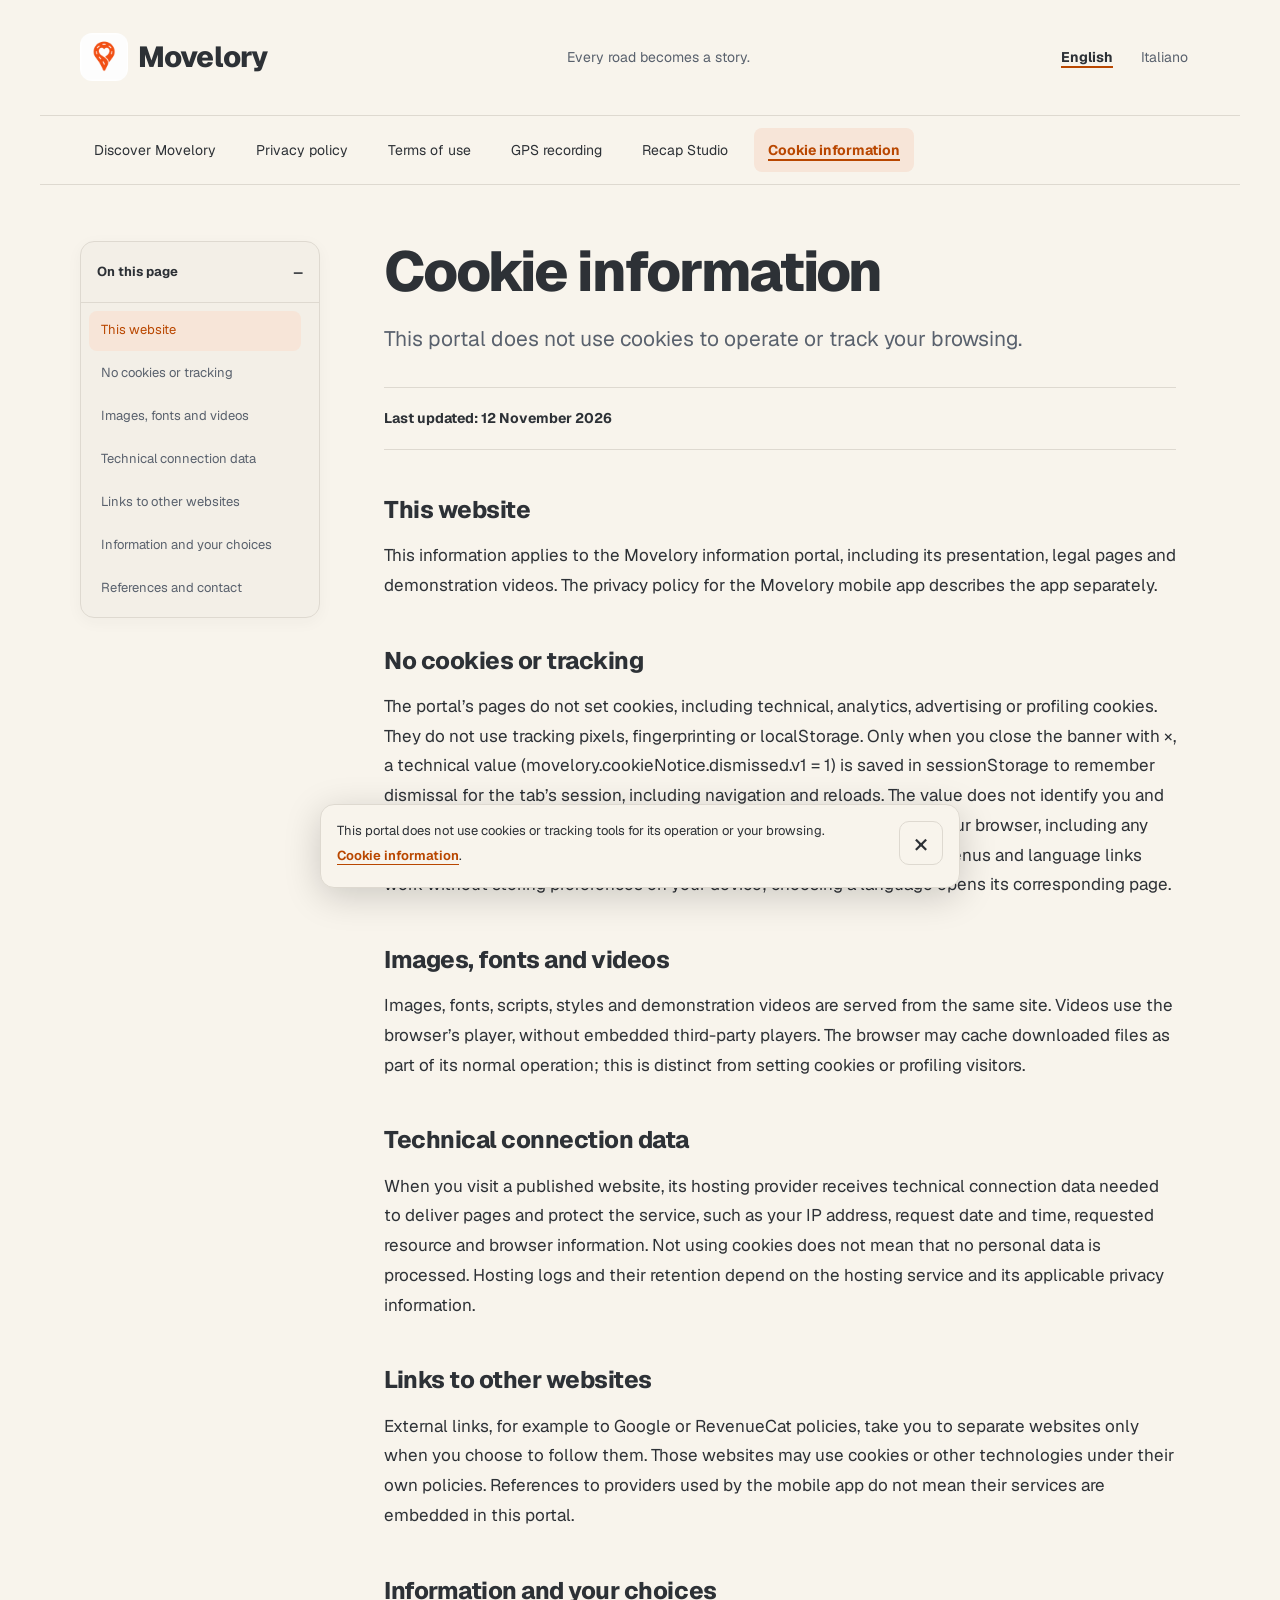
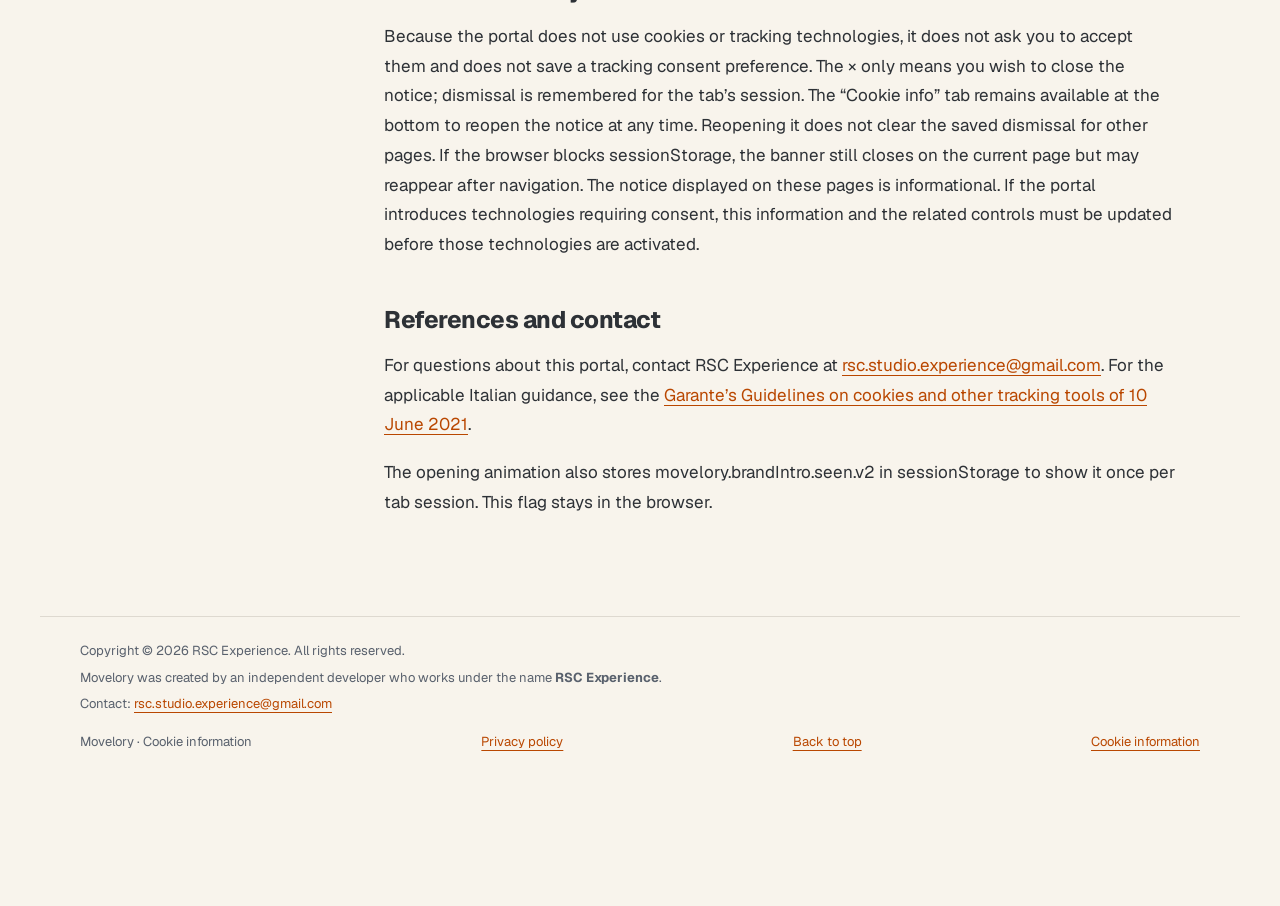
<file: cookies.html>
<!doctype html> <html lang="en"> <head> <meta charset="utf-8"> <meta name="viewport" content="width=device-width,initial-scale=1"> <meta name="description" content="This portal does not use cookies to operate or track your browsing."> <meta name="theme-color" content="#f8f4ec"> <title>Cookie information · Movelory</title> <link rel="alternate" hreflang="it" href="https://rscexperience.github.io/movelory/cookies-it.html"> <link rel="alternate" hreflang="en" href="https://rscexperience.github.io/movelory/cookies.html"> <link rel="icon" type="image/svg+xml" sizes="any" href="assets/favicon.svg?v=2"> <link rel="apple-touch-icon" href="assets/app-icon.png"> <link rel="stylesheet" href="styles.css"> <link rel="canonical" href="https://rscexperience.github.io/movelory/cookies.html"> <link rel="alternate" hreflang="x-default" href="https://rscexperience.github.io/movelory/cookies.html"> <script src="navigation.js" defer="defer"></script> <meta property="og:type" content="website"> <meta property="og:site_name" content="Movelory"> <meta property="og:title" content="Cookie information · Movelory"> <meta property="og:description" content="This portal does not use cookies to operate or track your browsing."> <meta property="og:url" content="https://rscexperience.github.io/movelory/cookies.html"> <meta property="og:locale" content="en_US"> <meta property="og:locale:alternate" content="it_IT"> <meta property="og:image" content="https://rscexperience.github.io/movelory/assets/social/movelory-en.png"> <meta property="og:image:secure_url" content="https://rscexperience.github.io/movelory/assets/social/movelory-en.png"> <meta property="og:image:type" content="image/png"> <meta property="og:image:width" content="1200"> <meta property="og:image:height" content="630"> <meta property="og:image:alt" content="Movelory: every journey deserves a story. App preview with journeys, photos and memories."> <meta name="twitter:card" content="summary_large_image"> <meta name="twitter:title" content="Cookie information · Movelory"> <meta name="twitter:description" content="This portal does not use cookies to operate or track your browsing."> <meta name="twitter:image" content="https://rscexperience.github.io/movelory/assets/social/movelory-en.png"> <meta name="twitter:image:alt" content="Movelory: every journey deserves a story. App preview with journeys, photos and memories."> <link rel="stylesheet" href="splash.css"><script src="splash.js"></script></head> <body> <div class="launch-screen" aria-hidden="true"> <div class="launch-logos"> <div class="launch-app"> <img src="assets/app-icon.png" width="128" height="128" alt=""> <p class="launch-name">Movelory</p> </div> <div class="launch-credit"> <span>Created by</span> <div class="launch-studio"> <img src="assets/rsc-experience.jpg" width="64" height="64" alt=""> <span>RSC Experience</span> </div> </div> </div> </div> <a class="skip" href="#contenuto">Skip to cookie information</a> <header class="brand"><a href="./" aria-label="Movelory"><img class="brand-icon" src="assets/app-icon.png" width="48" height="48" alt="">Movelory<span class="brand-dot" aria-hidden="true"></span></a><span>Every road becomes a story.</span><div class="languages" role="navigation" aria-label="Language"><a href="cookies.html" lang="en" hreflang="en" aria-current="page">English</a><a href="cookies-it.html" lang="it" hreflang="it">Italiano</a></div></header> <nav class="site-nav" aria-label="Main navigation"><details class="site-menu" open><summary><span class="menu-label">Menu</span><span class="menu-current">Cookie information</span></summary><div class="menu-panel"><ul><li><a href="app.html">Discover Movelory</a></li><li><a href="privacy.html">Privacy policy</a></li><li><a href="terms.html">Terms of use</a></li><li><a href="location-demo.html">GPS recording</a></li><li><a href="recap-demo.html">Recap Studio</a></li><li><a href="cookies.html" aria-current="page">Cookie information</a></li></ul><div class="mobile-languages"><div class="languages" role="navigation" aria-label="Language"><a href="cookies.html" lang="en" hreflang="en" aria-current="page">English</a><a href="cookies-it.html" lang="it" hreflang="it">Italiano</a></div></div></div></details></nav> <aside class="cookie-notice" aria-label="Cookie information"><p>This portal does not use cookies or tracking tools for its operation or your browsing. <a href="cookies.html">Cookie information</a>.</p><button type="button" class="cookie-close" aria-label="Close cookie notice" hidden>×</button></aside> <div class="layout"><nav class="page-nav" aria-label="On this page"><details class="page-contents"><summary>On this page</summary><div class="contents-panel"><ul><li><a href="#scope">This website</a></li><li><a href="#cookies">No cookies or tracking</a></li><li><a href="#resources">Images, fonts and videos</a></li><li><a href="#hosting">Technical connection data</a></li><li><a href="#external">Links to other websites</a></li><li><a href="#choices">Information and your choices</a></li><li><a href="#contact">References and contact</a></li></ul></div></details></nav><main id="contenuto" tabindex="-1"><h1>Cookie information</h1><p class="lead">This portal does not use cookies to operate or track your browsing.</p><p class="details"><strong>Last updated: 12 November 2026</strong></p><section aria-labelledby="scope"><h2 id="scope">This website</h2><p>This information applies to the Movelory information portal, including its presentation, legal pages and demonstration videos. The privacy policy for the Movelory mobile app describes the app separately.</p></section><section aria-labelledby="cookies"><h2 id="cookies">No cookies or tracking</h2><p>The portal’s pages do not set cookies, including technical, analytics, advertising or profiling cookies. They do not use tracking pixels, fingerprinting or localStorage. Only when you close the banner with ×, a technical value (movelory.cookieNotice.dismissed.v1 = 1) is saved in sessionStorage to remember dismissal for the tab’s session, including navigation and reloads. The value does not identify you and is not sent to a server. Its lifetime follows the tab session managed by your browser, including any session restores. There is no visitor analytics or advertising integration. Menus and language links work without storing preferences on your device; choosing a language opens its corresponding page.</p></section><section aria-labelledby="resources"><h2 id="resources">Images, fonts and videos</h2><p>Images, fonts, scripts, styles and demonstration videos are served from the same site. Videos use the browser’s player, without embedded third-party players. The browser may cache downloaded files as part of its normal operation; this is distinct from setting cookies or profiling visitors.</p></section><section aria-labelledby="hosting"><h2 id="hosting">Technical connection data</h2><p>When you visit a published website, its hosting provider receives technical connection data needed to deliver pages and protect the service, such as your IP address, request date and time, requested resource and browser information. Not using cookies does not mean that no personal data is processed. Hosting logs and their retention depend on the hosting service and its applicable privacy information.</p></section><section aria-labelledby="external"><h2 id="external">Links to other websites</h2><p>External links, for example to Google or RevenueCat policies, take you to separate websites only when you choose to follow them. Those websites may use cookies or other technologies under their own policies. References to providers used by the mobile app do not mean their services are embedded in this portal.</p></section><section aria-labelledby="choices"><h2 id="choices">Information and your choices</h2><p>Because the portal does not use cookies or tracking technologies, it does not ask you to accept them and does not save a tracking consent preference. The × only means you wish to close the notice; dismissal is remembered for the tab’s session. The “Cookie info” tab remains available at the bottom to reopen the notice at any time. Reopening it does not clear the saved dismissal for other pages. If the browser blocks sessionStorage, the banner still closes on the current page but may reappear after navigation. The notice displayed on these pages is informational. If the portal introduces technologies requiring consent, this information and the related controls must be updated before those technologies are activated.</p></section><section aria-labelledby="contact"><h2 id="contact">References and contact</h2><p>For questions about this portal, contact RSC Experience at <a href="mailto:rsc.studio.experience@gmail.com">rsc.studio.experience@gmail.com</a>. For the applicable Italian guidance, see the <a href="https://www.garanteprivacy.it/home/docweb/-/docweb-display/docweb/9677876">Garante’s Guidelines on cookies and other tracking tools of 10 June 2021</a>.</p></section><p>The opening animation also stores movelory.brandIntro.seen.v2 in sessionStorage to show it once per tab session. This flag stays in the browser.</p></main></div> <footer><div class="footer-identity"><p>Copyright &copy; 2026 RSC Experience. All rights reserved.</p><p>Movelory was created by an independent developer who works under the name <strong>RSC Experience</strong>.</p><p>Contact: <a href="mailto:rsc.studio.experience@gmail.com">rsc.studio.experience@gmail.com</a></p></div><span>Movelory · Cookie information</span><a href="privacy.html">Privacy policy</a><a href="#contenuto">Back to top</a><a class="cookie-footer" href="cookies.html">Cookie information</a></footer> </body> </html>
</file>
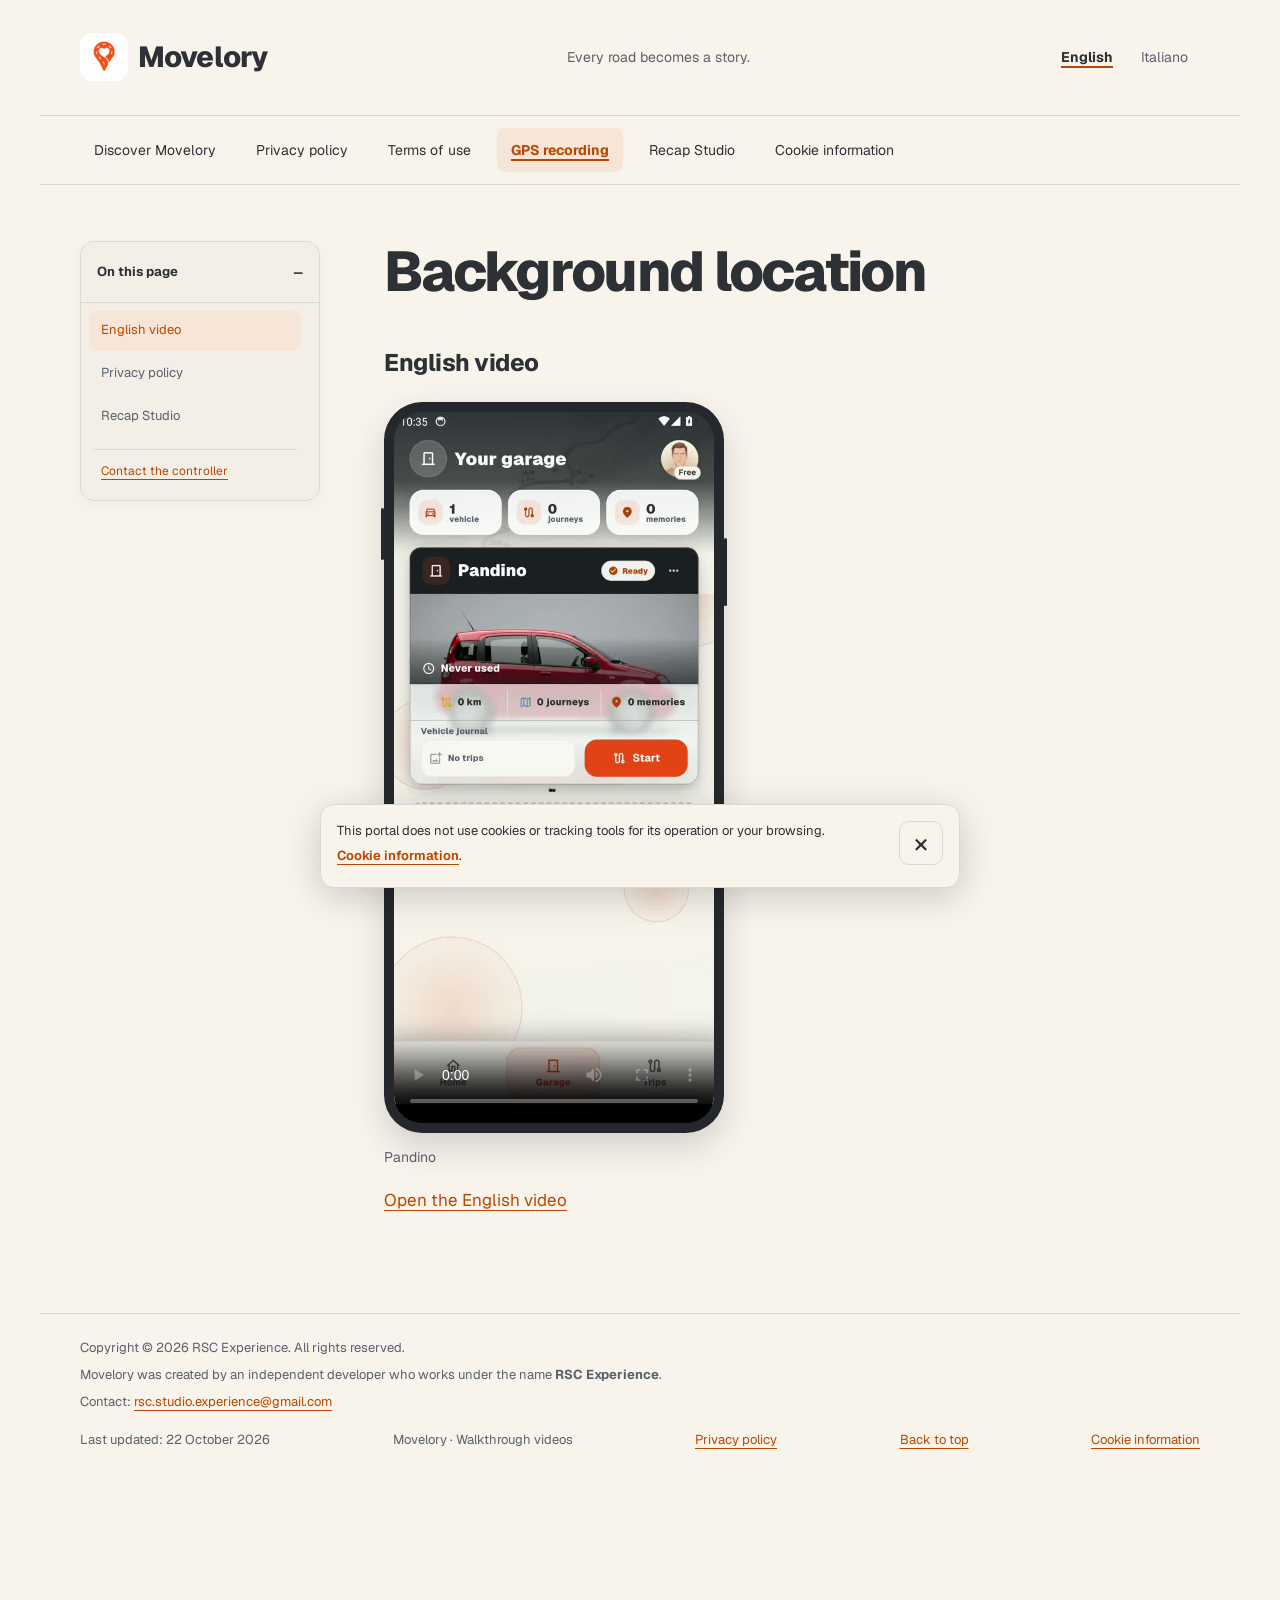
<file: location-demo-en.html>
<!doctype html> <html lang="en"><head> <meta charset="utf-8"><meta name="viewport" content="width=device-width,initial-scale=1"> <meta name="robots" content="noindex"><meta name="theme-color" content="#f8f4ec"> <meta name="description" content="Movelory walkthrough videos: location permissions and a journey with Pandino."> <title>Background location · Movelory</title> <link rel="alternate" hreflang="it" href="https://rscexperience.github.io/movelory/location-demo-it.html"><link rel="alternate" hreflang="en" href="https://rscexperience.github.io/movelory/location-demo.html"> <link rel="icon" type="image/svg+xml" sizes="any" href="assets/favicon.svg?v=2"><link rel="apple-touch-icon" href="assets/app-icon.png"> <link rel="stylesheet" href="styles.css"><link rel="stylesheet" href="location-demo.css"> <link rel="canonical" href="https://rscexperience.github.io/movelory/location-demo.html"> <link rel="alternate" hreflang="x-default" href="https://rscexperience.github.io/movelory/location-demo.html"> <script src="navigation.js" defer="defer"></script> <meta property="og:type" content="website"> <meta property="og:site_name" content="Movelory"> <meta property="og:title" content="Background location · Movelory"> <meta property="og:description" content="Movelory walkthrough videos: location permissions and a journey with Pandino."> <meta property="og:url" content="https://rscexperience.github.io/movelory/location-demo.html"> <meta property="og:locale" content="en_US"> <meta property="og:locale:alternate" content="it_IT"> <meta property="og:image" content="https://rscexperience.github.io/movelory/assets/social/movelory-en.png"> <meta property="og:image:secure_url" content="https://rscexperience.github.io/movelory/assets/social/movelory-en.png"> <meta property="og:image:type" content="image/png"> <meta property="og:image:width" content="1200"> <meta property="og:image:height" content="630"> <meta property="og:image:alt" content="Movelory: every journey deserves a story. App preview with journeys, photos and memories."> <meta name="twitter:card" content="summary_large_image"> <meta name="twitter:title" content="Background location · Movelory"> <meta name="twitter:description" content="Movelory walkthrough videos: location permissions and a journey with Pandino."> <meta name="twitter:image" content="https://rscexperience.github.io/movelory/assets/social/movelory-en.png"> <meta name="twitter:image:alt" content="Movelory: every journey deserves a story. App preview with journeys, photos and memories."> <link rel="stylesheet" href="splash.css"><script src="splash.js"></script></head><body> <div class="launch-screen" aria-hidden="true"> <div class="launch-logos"> <div class="launch-app"> <img src="assets/app-icon.png" width="128" height="128" alt=""> <p class="launch-name">Movelory</p> </div> <div class="launch-credit"> <span>Created by</span> <div class="launch-studio"> <img src="assets/rsc-experience.jpg" width="64" height="64" alt=""> <span>RSC Experience</span> </div> </div> </div> </div> <a class="skip" href="#contenuto">Skip to the videos</a> <header class="brand"><a href="./" aria-label="Movelory"><img class="brand-icon" src="assets/app-icon.png" width="48" height="48" alt="">Movelory<span class="brand-dot" aria-hidden="true"></span></a><span>Every road becomes a story.</span><div class="languages" role="navigation" aria-label="Language"><a href="location-demo.html" lang="en" hreflang="en" aria-current="page">English</a><a href="location-demo-it.html" lang="it" hreflang="it">Italiano</a></div></header> <nav class="site-nav" aria-label="Main navigation"><details class="site-menu" open><summary><span class="menu-label">Menu</span><span class="menu-current">GPS recording</span></summary><div class="menu-panel"><ul><li><a href="app.html">Discover Movelory</a></li><li><a href="privacy.html">Privacy policy</a></li><li><a href="terms.html">Terms of use</a></li><li><a href="location-demo.html" aria-current="page">GPS recording</a></li><li><a href="recap-demo.html">Recap Studio</a></li><li><a href="cookies.html">Cookie information</a></li></ul><div class="mobile-languages"><div class="languages" role="navigation" aria-label="Language"><a href="location-demo.html" lang="en" hreflang="en" aria-current="page">English</a><a href="location-demo-it.html" lang="it" hreflang="it">Italiano</a></div></div></div></details></nav> <aside class="cookie-notice" aria-label="Cookie information"><p>This portal does not use cookies or tracking tools for its operation or your browsing. <a href="cookies.html">Cookie information</a>.</p><button type="button" class="cookie-close" aria-label="Close cookie notice" hidden>×</button></aside> <div class="layout"><nav class="page-nav" aria-label="Video contents"><details class="page-contents"><summary>On this page</summary><div class="contents-panel"><ul><li><a href="#video-en">English video</a></li><li><a href="privacy.html">Privacy policy</a></li><li><a href="recap-demo.html">Recap Studio</a></li></ul><a class="contact" href="mailto:rsc.studio.experience@gmail.com">Contact the controller</a></div></details></nav> <main id="contenuto" tabindex="-1"><h1>Background location</h1> <section aria-labelledby="video-en"> <h2 id="video-en">English video</h2> <figure class="walkthrough"><div class="phone-frame"><video controls playsinline preload="metadata" width="1080" height="2400" poster="assets/videos/movelory-production-6107-pandino-en.jpg" aria-label="English video · Pandino"> <source src="assets/videos/movelory-production-6107-pandino-en-short.mp4" type="video/mp4"> <track kind="captions" src="assets/videos/movelory-production-6107-pandino-en-short.vtt" srclang="en" label="English"> <p><a href="assets/videos/movelory-production-6107-pandino-en-short.mp4">Open the video</a></p></video> </div><figcaption>Pandino</figcaption></figure> <p><a href="assets/videos/movelory-production-6107-pandino-en-short.mp4">Open the English video</a></p></section> </main></div> <footer><div class="footer-identity"><p>Copyright &copy; 2026 RSC Experience. All rights reserved.</p><p>Movelory was created by an independent developer who works under the name <strong>RSC Experience</strong>.</p><p>Contact: <a href="mailto:rsc.studio.experience@gmail.com">rsc.studio.experience@gmail.com</a></p></div><p class="last-updated"><time datetime="2026-10-22">Last updated: 22 October 2026</time></p><span>Movelory · Walkthrough videos</span><a href="privacy.html">Privacy policy</a><a href="#contenuto">Back to top</a><a class="cookie-footer" href="cookies.html">Cookie information</a></footer> </body></html>
</file>
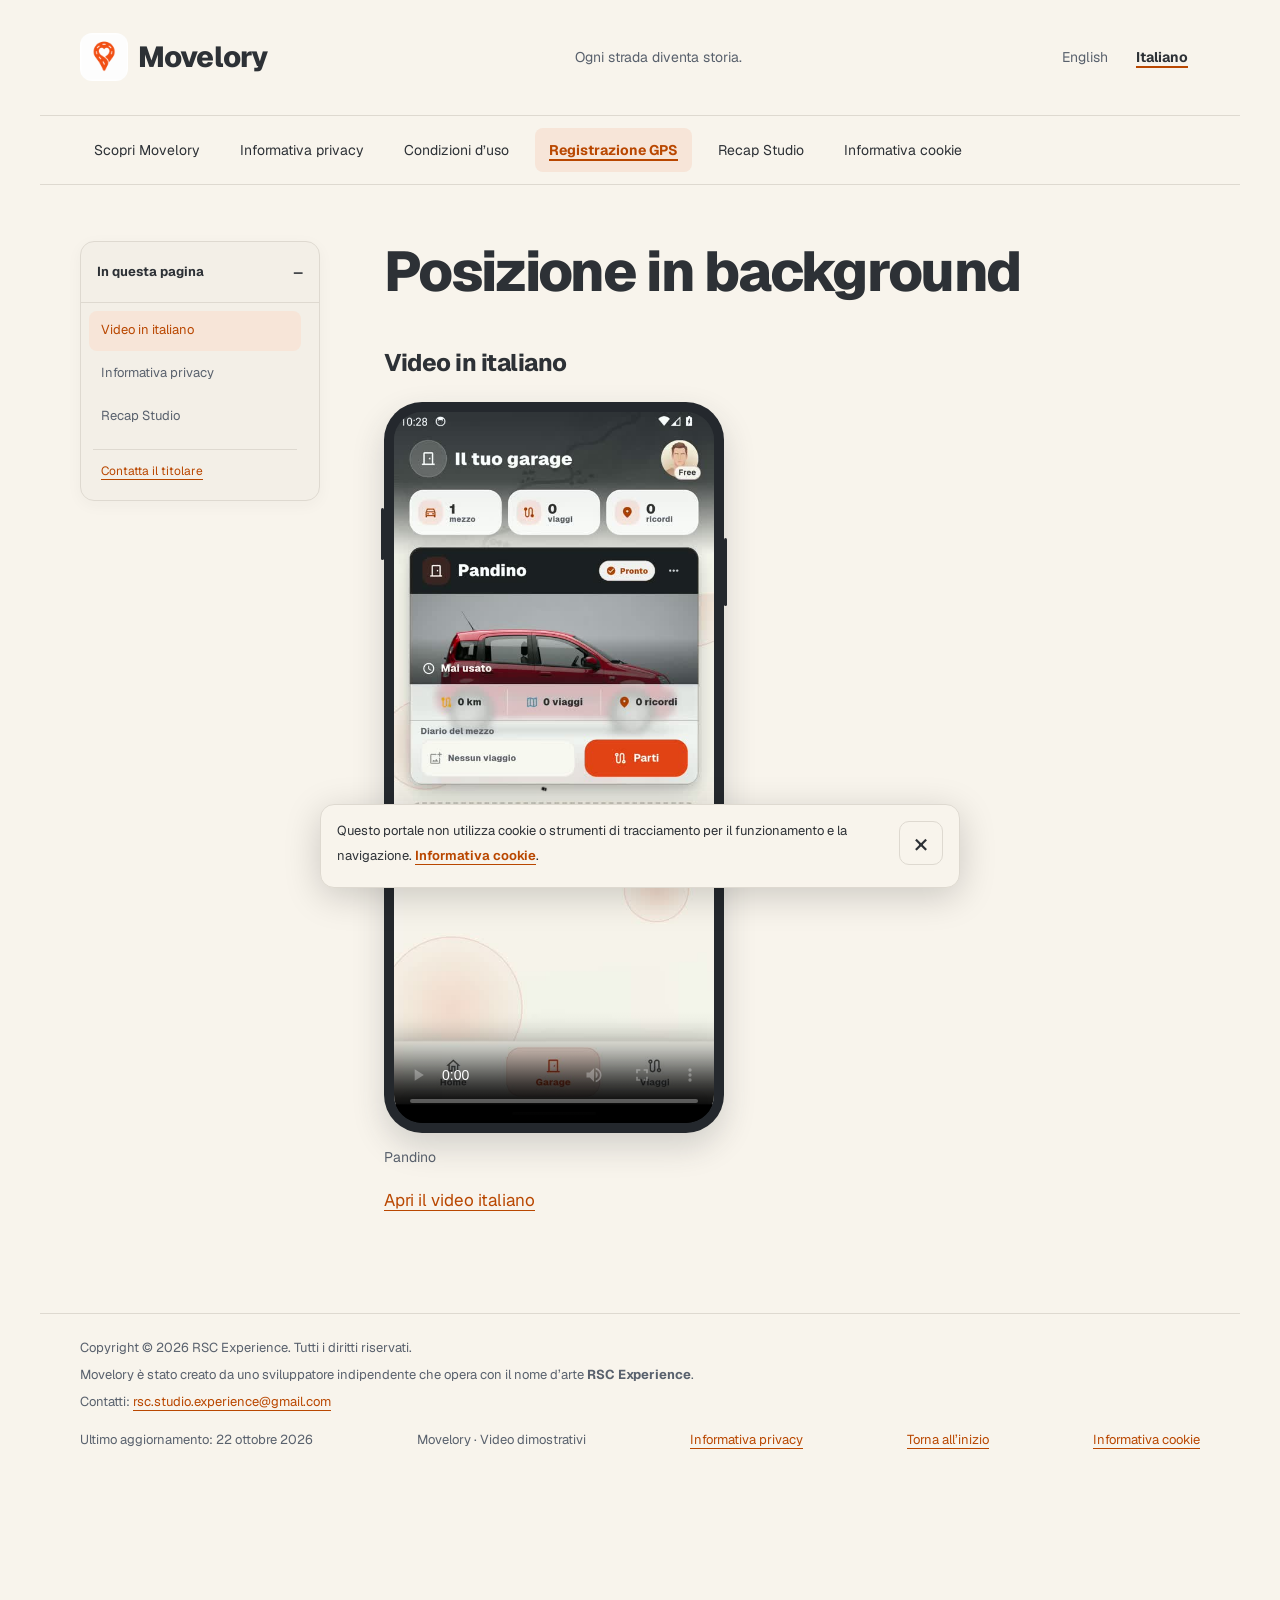
<file: location-demo-it.html>
<!doctype html> <html lang="it"><head> <meta charset="utf-8"><meta name="viewport" content="width=device-width,initial-scale=1"> <meta name="robots" content="noindex"><meta name="theme-color" content="#f8f4ec"> <meta name="description" content="Video dimostrativi Movelory: permessi di posizione e viaggio con Pandino."> <title>Posizione in background · Movelory</title> <link rel="alternate" hreflang="it" href="https://rscexperience.github.io/movelory/location-demo-it.html"><link rel="alternate" hreflang="en" href="https://rscexperience.github.io/movelory/location-demo.html"> <link rel="icon" type="image/svg+xml" sizes="any" href="assets/favicon.svg?v=2"><link rel="apple-touch-icon" href="assets/app-icon.png"> <link rel="stylesheet" href="styles.css"><link rel="stylesheet" href="location-demo.css"> <link rel="canonical" href="https://rscexperience.github.io/movelory/location-demo-it.html"> <link rel="alternate" hreflang="x-default" href="https://rscexperience.github.io/movelory/location-demo.html"> <script src="navigation.js" defer="defer"></script> <meta property="og:type" content="website"> <meta property="og:site_name" content="Movelory"> <meta property="og:title" content="Posizione in background · Movelory"> <meta property="og:description" content="Video dimostrativi Movelory: permessi di posizione e viaggio con Pandino."> <meta property="og:url" content="https://rscexperience.github.io/movelory/location-demo-it.html"> <meta property="og:locale" content="it_IT"> <meta property="og:locale:alternate" content="en_US"> <meta property="og:image" content="https://rscexperience.github.io/movelory/assets/social/movelory-it.png"> <meta property="og:image:secure_url" content="https://rscexperience.github.io/movelory/assets/social/movelory-it.png"> <meta property="og:image:type" content="image/png"> <meta property="og:image:width" content="1200"> <meta property="og:image:height" content="630"> <meta property="og:image:alt" content="Movelory: ogni viaggio merita una storia. Anteprima dell’app con viaggi, foto e ricordi."> <meta name="twitter:card" content="summary_large_image"> <meta name="twitter:title" content="Posizione in background · Movelory"> <meta name="twitter:description" content="Video dimostrativi Movelory: permessi di posizione e viaggio con Pandino."> <meta name="twitter:image" content="https://rscexperience.github.io/movelory/assets/social/movelory-it.png"> <meta name="twitter:image:alt" content="Movelory: ogni viaggio merita una storia. Anteprima dell’app con viaggi, foto e ricordi."> <link rel="stylesheet" href="splash.css"><script src="splash.js"></script></head><body> <div class="launch-screen" aria-hidden="true"> <div class="launch-logos"> <div class="launch-app"> <img src="assets/app-icon.png" width="128" height="128" alt=""> <p class="launch-name">Movelory</p> </div> <div class="launch-credit"> <span>Creato da</span> <div class="launch-studio"> <img src="assets/rsc-experience.jpg" width="64" height="64" alt=""> <span>RSC Experience</span> </div> </div> </div> </div> <a class="skip" href="#contenuto">Vai ai video</a> <header class="brand"><a href="./" aria-label="Movelory"><img class="brand-icon" src="assets/app-icon.png" width="48" height="48" alt="">Movelory<span class="brand-dot" aria-hidden="true"></span></a><span>Ogni strada diventa storia.</span><div class="languages" role="navigation" aria-label="Lingua"><a href="location-demo.html" lang="en" hreflang="en">English</a><a href="location-demo-it.html" lang="it" hreflang="it" aria-current="page">Italiano</a></div></header> <nav class="site-nav" aria-label="Menu principale"><details class="site-menu" open><summary><span class="menu-label">Menu</span><span class="menu-current">Registrazione GPS</span></summary><div class="menu-panel"><ul><li><a href="app-it.html">Scopri Movelory</a></li><li><a href="privacy-it.html">Informativa privacy</a></li><li><a href="terms-it.html">Condizioni d&#8217;uso</a></li><li><a href="location-demo-it.html" aria-current="page">Registrazione GPS</a></li><li><a href="recap-demo-it.html">Recap Studio</a></li><li><a href="cookies-it.html">Informativa cookie</a></li></ul><div class="mobile-languages"><div class="languages" role="navigation" aria-label="Lingua"><a href="location-demo.html" lang="en" hreflang="en">English</a><a href="location-demo-it.html" lang="it" hreflang="it" aria-current="page">Italiano</a></div></div></div></details></nav> <aside class="cookie-notice" aria-label="Informativa cookie"><p>Questo portale non utilizza cookie o strumenti di tracciamento per il funzionamento e la navigazione. <a href="cookies-it.html">Informativa cookie</a>.</p><button type="button" class="cookie-close" aria-label="Chiudi avviso sui cookie" hidden>×</button></aside> <div class="layout"><nav class="page-nav" aria-label="Indice dei video"><details class="page-contents"><summary>In questa pagina</summary><div class="contents-panel"><ul><li><a href="#video-it">Video in italiano</a></li><li><a href="privacy-it.html">Informativa privacy</a></li><li><a href="recap-demo-it.html">Recap Studio</a></li></ul><a class="contact" href="mailto:rsc.studio.experience@gmail.com">Contatta il titolare</a></div></details></nav> <main id="contenuto" tabindex="-1"><h1>Posizione in background</h1> <section aria-labelledby="video-it"> <h2 id="video-it">Video in italiano</h2> <figure class="walkthrough"><div class="phone-frame"><video controls playsinline preload="metadata" width="1080" height="2400" poster="assets/videos/movelory-production-6107-pandino-it.jpg" aria-label="Video in italiano · Pandino"> <source src="assets/videos/movelory-production-6107-pandino-it-short.mp4" type="video/mp4"> <track kind="captions" src="assets/videos/movelory-production-6107-pandino-it-short.vtt" srclang="it" label="Italiano"> <p><a href="assets/videos/movelory-production-6107-pandino-it-short.mp4">Apri il video</a></p></video> </div><figcaption>Pandino</figcaption></figure> <p><a href="assets/videos/movelory-production-6107-pandino-it-short.mp4">Apri il video italiano</a></p></section> </main></div> <footer><div class="footer-identity"><p>Copyright &copy; 2026 RSC Experience. Tutti i diritti riservati.</p><p>Movelory è stato creato da uno sviluppatore indipendente che opera con il nome d’arte <strong>RSC Experience</strong>.</p><p>Contatti: <a href="mailto:rsc.studio.experience@gmail.com">rsc.studio.experience@gmail.com</a></p></div><p class="last-updated"><time datetime="2026-10-22">Ultimo aggiornamento: 22 ottobre 2026</time></p><span>Movelory · Video dimostrativi</span><a href="privacy-it.html">Informativa privacy</a><a href="#contenuto">Torna all’inizio</a><a class="cookie-footer" href="cookies-it.html">Informativa cookie</a></footer> </body></html>
</file>
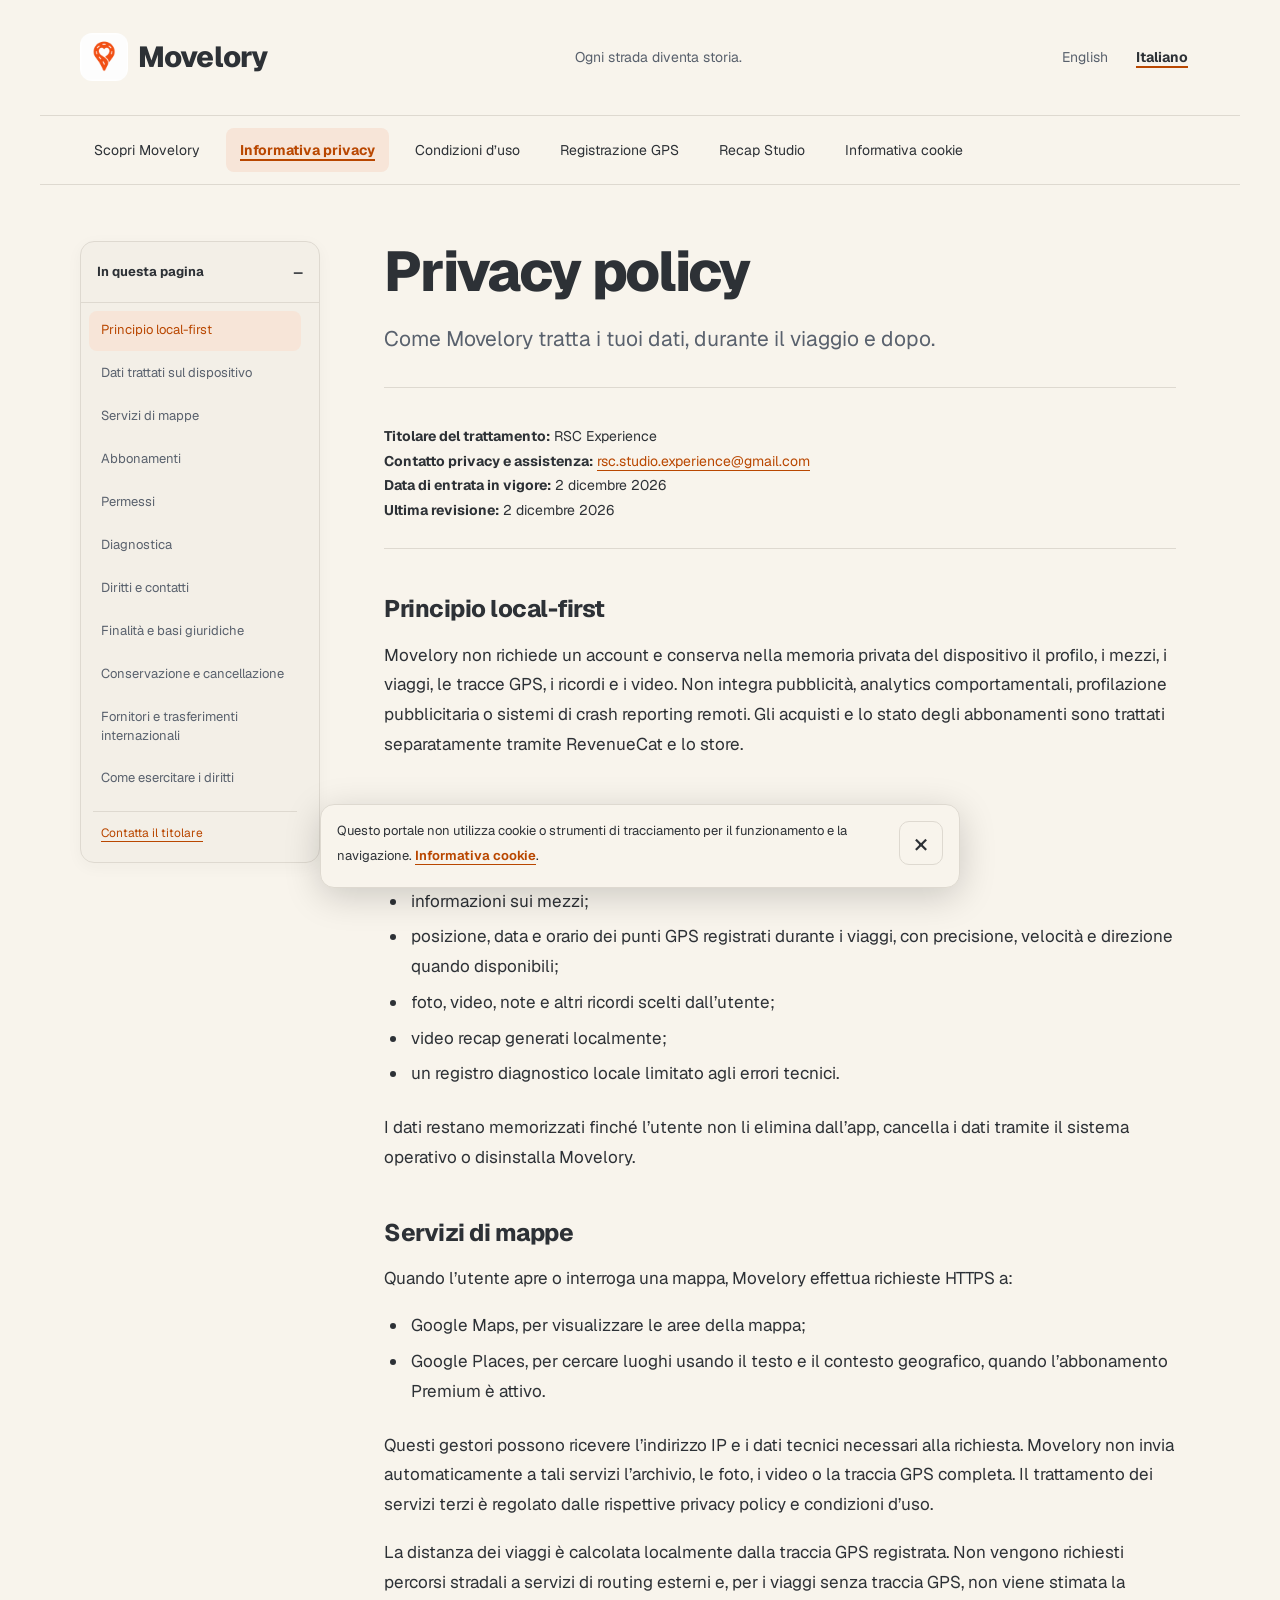
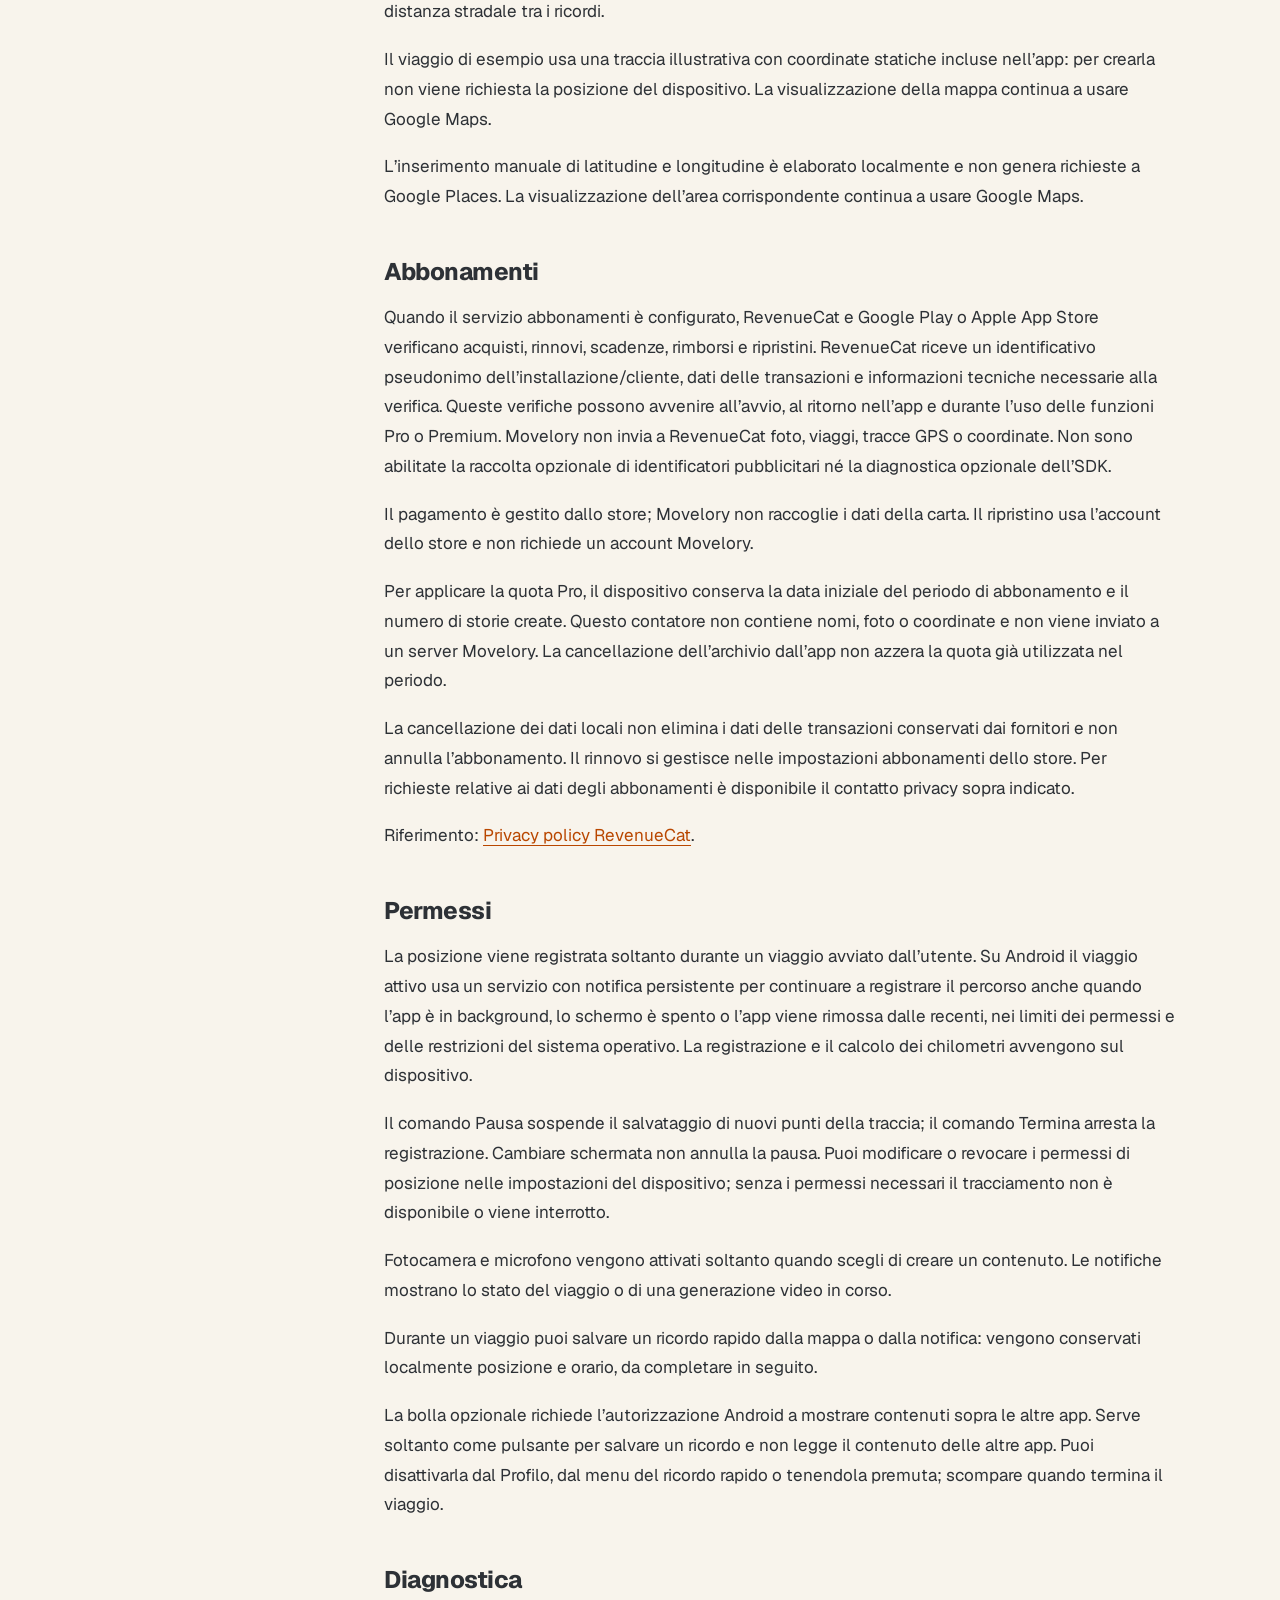
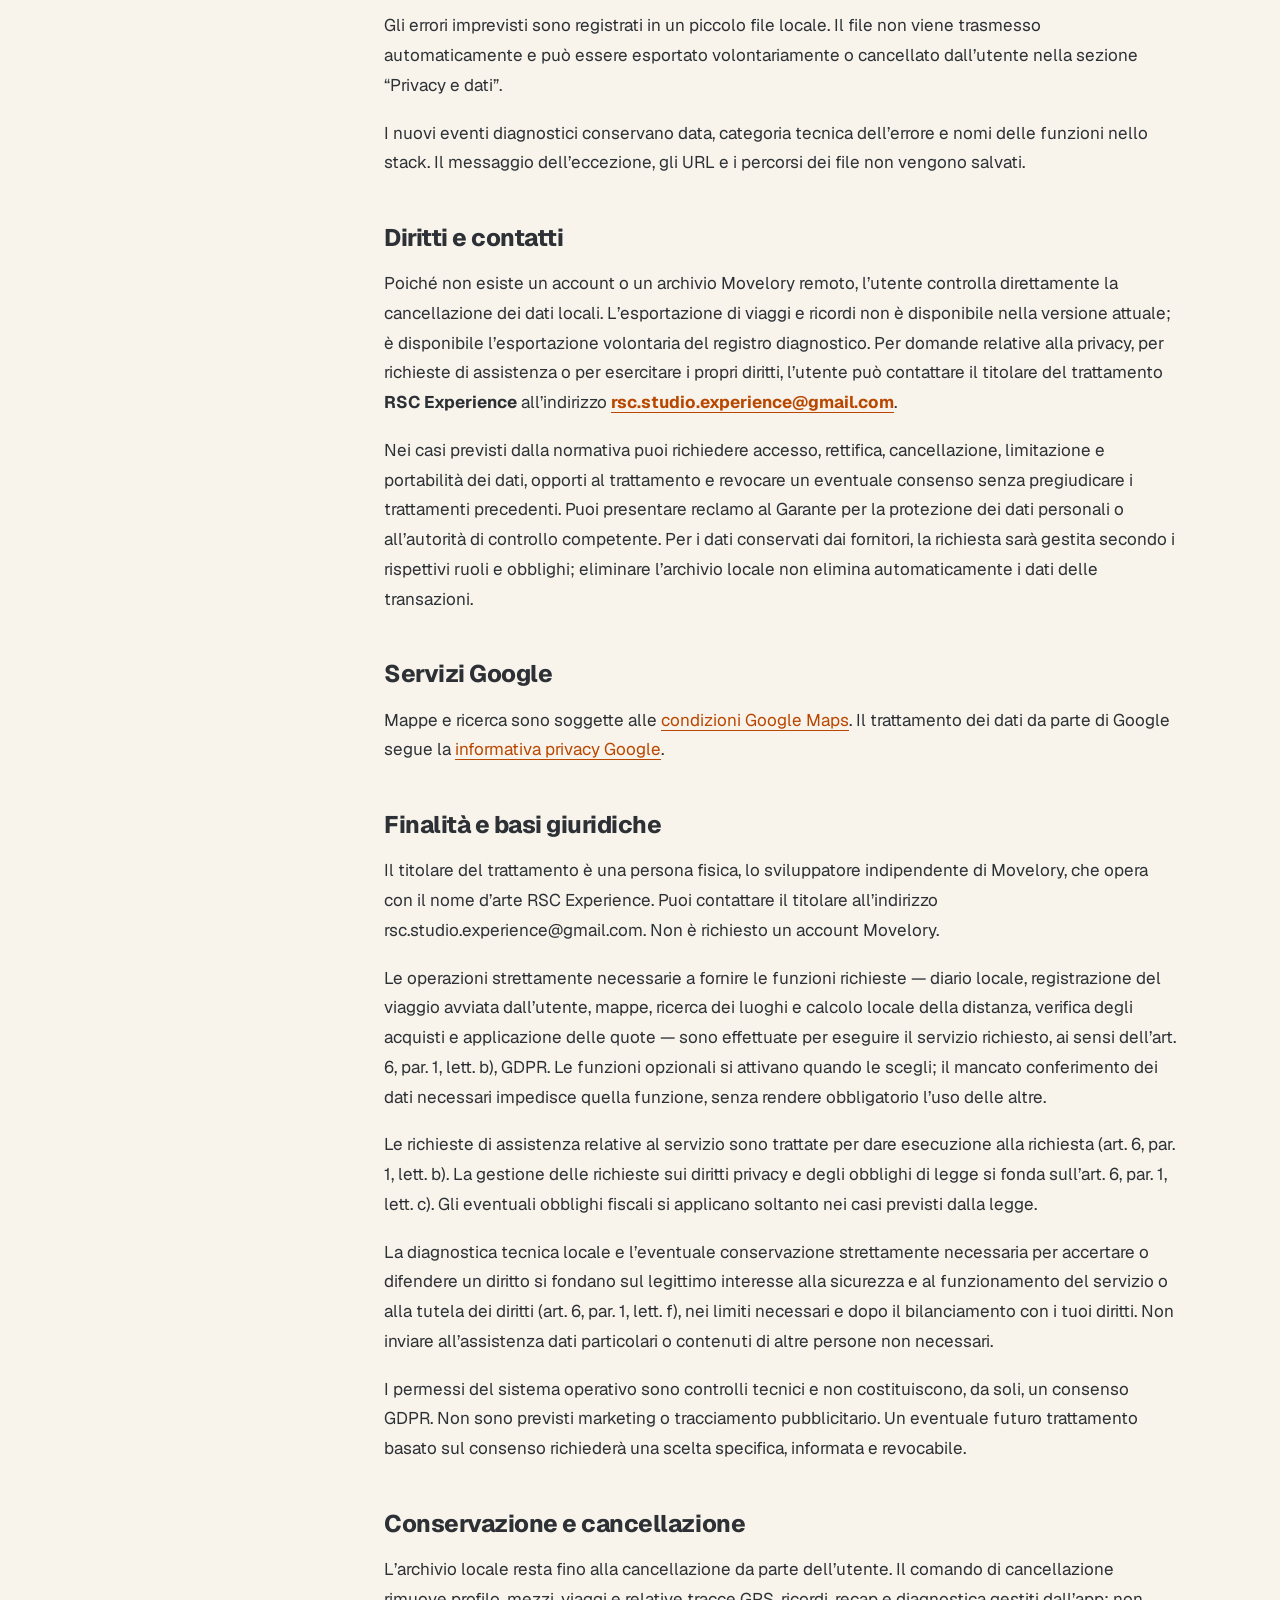
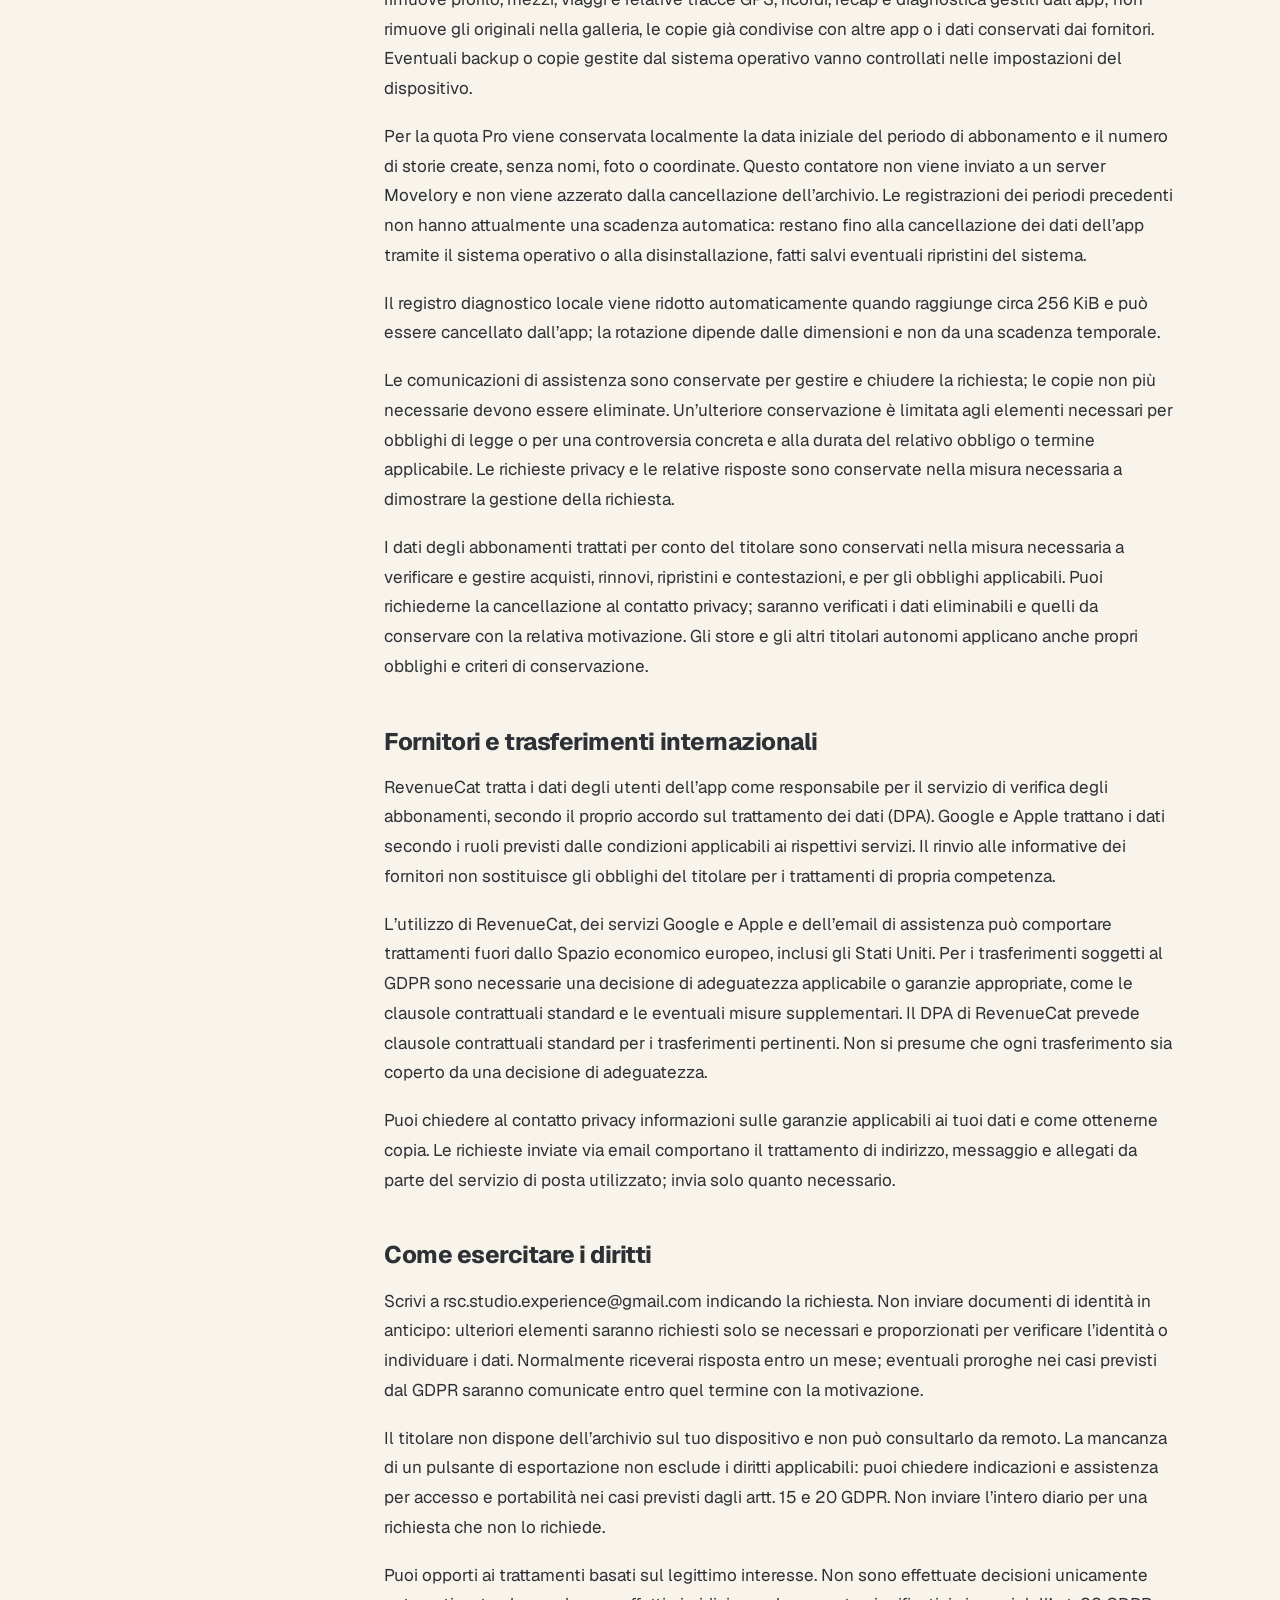
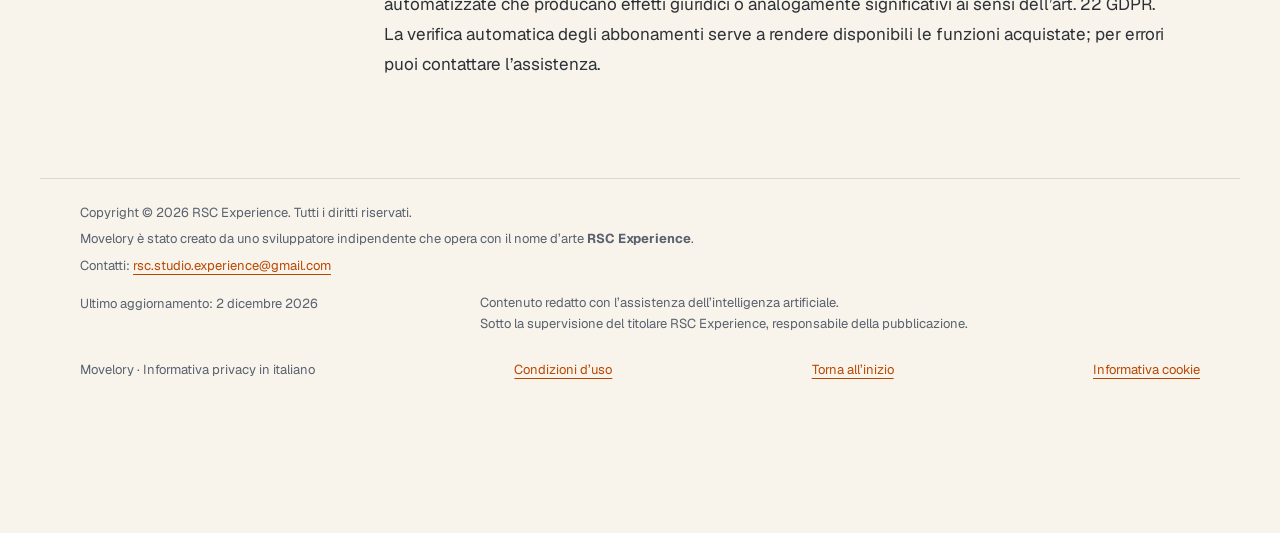
<file: privacy-it.html>
<!doctype html> <html lang="it"> <head> <meta charset="utf-8"> <meta name="viewport" content="width=device-width,initial-scale=1"> <meta name="description" content="Informativa privacy di Movelory: dati locali, posizione, mappe, abbonamenti, permessi e contatti."> <meta name="theme-color" content="#f8f4ec"> <title>Informativa privacy · Movelory</title> <link rel="alternate" hreflang="it" href="https://rscexperience.github.io/movelory/privacy-it.html"> <link rel="alternate" hreflang="en" href="https://rscexperience.github.io/movelory/privacy.html"> <link rel="icon" type="image/svg+xml" sizes="any" href="assets/favicon.svg?v=2"> <link rel="apple-touch-icon" href="assets/app-icon.png"> <link rel="stylesheet" href="styles.css"> <link rel="canonical" href="https://rscexperience.github.io/movelory/privacy-it.html"> <link rel="alternate" hreflang="x-default" href="https://rscexperience.github.io/movelory/privacy.html"> <script src="navigation.js" defer="defer"></script> <meta property="og:type" content="website"> <meta property="og:site_name" content="Movelory"> <meta property="og:title" content="Informativa privacy · Movelory"> <meta property="og:description" content="Informativa privacy di Movelory: dati locali, posizione, mappe, abbonamenti, permessi e contatti."> <meta property="og:url" content="https://rscexperience.github.io/movelory/privacy-it.html"> <meta property="og:locale" content="it_IT"> <meta property="og:locale:alternate" content="en_US"> <meta property="og:image" content="https://rscexperience.github.io/movelory/assets/social/movelory-it.png"> <meta property="og:image:secure_url" content="https://rscexperience.github.io/movelory/assets/social/movelory-it.png"> <meta property="og:image:type" content="image/png"> <meta property="og:image:width" content="1200"> <meta property="og:image:height" content="630"> <meta property="og:image:alt" content="Movelory: ogni viaggio merita una storia. Anteprima dell’app con viaggi, foto e ricordi."> <meta name="twitter:card" content="summary_large_image"> <meta name="twitter:title" content="Informativa privacy · Movelory"> <meta name="twitter:description" content="Informativa privacy di Movelory: dati locali, posizione, mappe, abbonamenti, permessi e contatti."> <meta name="twitter:image" content="https://rscexperience.github.io/movelory/assets/social/movelory-it.png"> <meta name="twitter:image:alt" content="Movelory: ogni viaggio merita una storia. Anteprima dell’app con viaggi, foto e ricordi."> <link rel="stylesheet" href="splash.css"><script src="splash.js"></script></head> <body> <div class="launch-screen" aria-hidden="true"> <div class="launch-logos"> <div class="launch-app"> <img src="assets/app-icon.png" width="128" height="128" alt=""> <p class="launch-name">Movelory</p> </div> <div class="launch-credit"> <span>Creato da</span> <div class="launch-studio"> <img src="assets/rsc-experience.jpg" width="64" height="64" alt=""> <span>RSC Experience</span> </div> </div> </div> </div> <a class="skip" href="#contenuto">Vai all’informativa</a> <header class="brand"><a href="./" aria-label="Movelory"><img class="brand-icon" src="assets/app-icon.png" width="48" height="48" alt="">Movelory<span class="brand-dot" aria-hidden="true"></span></a><span>Ogni strada diventa storia.</span><div class="languages" role="navigation" aria-label="Lingua"><a href="privacy.html" lang="en" hreflang="en">English</a><a href="privacy-it.html" lang="it" hreflang="it" aria-current="page">Italiano</a></div></header> <nav class="site-nav" aria-label="Menu principale"><details class="site-menu" open><summary><span class="menu-label">Menu</span><span class="menu-current">Informativa privacy</span></summary><div class="menu-panel"><ul><li><a href="app-it.html">Scopri Movelory</a></li><li><a href="privacy-it.html" aria-current="page">Informativa privacy</a></li><li><a href="terms-it.html">Condizioni d&#8217;uso</a></li><li><a href="location-demo-it.html">Registrazione GPS</a></li><li><a href="recap-demo-it.html">Recap Studio</a></li><li><a href="cookies-it.html">Informativa cookie</a></li></ul><div class="mobile-languages"><div class="languages" role="navigation" aria-label="Lingua"><a href="privacy.html" lang="en" hreflang="en">English</a><a href="privacy-it.html" lang="it" hreflang="it" aria-current="page">Italiano</a></div></div></div></details></nav> <aside class="cookie-notice" aria-label="Informativa cookie"><p>Questo portale non utilizza cookie o strumenti di tracciamento per il funzionamento e la navigazione. <a href="cookies-it.html">Informativa cookie</a>.</p><button type="button" class="cookie-close" aria-label="Chiudi avviso sui cookie" hidden>×</button></aside> <div class="layout"> <nav class="page-nav" aria-label="Indice dell’informativa"><details class="page-contents"><summary>In questa pagina</summary><div class="contents-panel"><ul><li><a href="#principio-local-first">Principio local-first</a></li> <li><a href="#dati-trattati-sul-dispositivo">Dati trattati sul dispositivo</a></li> <li><a href="#servizi-di-mappe">Servizi di mappe</a></li> <li><a href="#abbonamenti">Abbonamenti</a></li> <li><a href="#permessi">Permessi</a></li> <li><a href="#diagnostica">Diagnostica</a></li> <li><a href="#diritti-e-contatti">Diritti e contatti</a></li><li><a href="#finalita-basi">Finalità e basi giuridiche</a></li><li><a href="#conservazione">Conservazione e cancellazione</a></li><li><a href="#fornitori-trasferimenti">Fornitori e trasferimenti internazionali</a></li><li><a href="#esercizio-diritti">Come esercitare i diritti</a></li></ul><a class="contact" href="mailto:rsc.studio.experience@gmail.com">Contatta il titolare</a></div></details></nav> <main id="contenuto" tabindex="-1"> <h1>Privacy policy</h1> <p class="lead">Come Movelory tratta i tuoi dati, durante il viaggio e dopo.</p> <div class="details"><p><strong>Titolare del trattamento:</strong> RSC Experience<br><strong>Contatto privacy e assistenza:</strong> <a href="mailto:rsc.studio.experience@gmail.com">rsc.studio.experience@gmail.com</a><br><strong>Data di entrata in vigore:</strong> 2 dicembre 2026<br><strong>Ultima revisione:</strong> 2 dicembre 2026</p> </div> <section aria-labelledby="principio-local-first"><h2 id="principio-local-first">Principio local-first</h2><p>Movelory non richiede un account e conserva nella memoria privata del dispositivo il profilo, i mezzi, i viaggi, le tracce GPS, i ricordi e i video. Non integra pubblicità, analytics comportamentali, profilazione pubblicitaria o sistemi di crash reporting remoti. Gli acquisti e lo stato degli abbonamenti sono trattati separatamente tramite RevenueCat e lo store.</p></section> <section aria-labelledby="dati-trattati-sul-dispositivo"><h2 id="dati-trattati-sul-dispositivo">Dati trattati sul dispositivo</h2><ul><li>nome e immagine del profilo;</li><li>informazioni sui mezzi;</li><li>posizione, data e orario dei punti GPS registrati durante i viaggi, con precisione, velocità e direzione quando disponibili;</li><li>foto, video, note e altri ricordi scelti dall’utente;</li><li>video recap generati localmente;</li><li>un registro diagnostico locale limitato agli errori tecnici.</li></ul> <p>I dati restano memorizzati finché l’utente non li elimina dall’app, cancella i dati tramite il sistema operativo o disinstalla Movelory.</p></section> <section aria-labelledby="servizi-di-mappe"><h2 id="servizi-di-mappe">Servizi di mappe</h2><p>Quando l’utente apre o interroga una mappa, Movelory effettua richieste HTTPS a:</p> <ul><li>Google Maps, per visualizzare le aree della mappa;</li><li>Google Places, per cercare luoghi usando il testo e il contesto geografico, quando l’abbonamento Premium è attivo.</li></ul> <p>Questi gestori possono ricevere l’indirizzo IP e i dati tecnici necessari alla richiesta. Movelory non invia automaticamente a tali servizi l’archivio, le foto, i video o la traccia GPS completa. Il trattamento dei servizi terzi è regolato dalle rispettive privacy policy e condizioni d’uso.</p> <p>La distanza dei viaggi è calcolata localmente dalla traccia GPS registrata. Non vengono richiesti percorsi stradali a servizi di routing esterni e, per i viaggi senza traccia GPS, non viene stimata la distanza stradale tra i ricordi.</p> <p>Il viaggio di esempio usa una traccia illustrativa con coordinate statiche incluse nell’app: per crearla non viene richiesta la posizione del dispositivo. La visualizzazione della mappa continua a usare Google Maps.</p> <p>L’inserimento manuale di latitudine e longitudine è elaborato localmente e non genera richieste a Google Places. La visualizzazione dell’area corrispondente continua a usare Google Maps.</p></section> <section aria-labelledby="abbonamenti"><h2 id="abbonamenti">Abbonamenti</h2><p>Quando il servizio abbonamenti è configurato, RevenueCat e Google Play o Apple App Store verificano acquisti, rinnovi, scadenze, rimborsi e ripristini. RevenueCat riceve un identificativo pseudonimo dell’installazione/cliente, dati delle transazioni e informazioni tecniche necessarie alla verifica. Queste verifiche possono avvenire all’avvio, al ritorno nell’app e durante l’uso delle funzioni Pro o Premium. Movelory non invia a RevenueCat foto, viaggi, tracce GPS o coordinate. Non sono abilitate la raccolta opzionale di identificatori pubblicitari né la diagnostica opzionale dell’SDK.</p> <p>Il pagamento è gestito dallo store; Movelory non raccoglie i dati della carta. Il ripristino usa l’account dello store e non richiede un account Movelory.</p> <p>Per applicare la quota Pro, il dispositivo conserva la data iniziale del periodo di abbonamento e il numero di storie create. Questo contatore non contiene nomi, foto o coordinate e non viene inviato a un server Movelory. La cancellazione dell’archivio dall’app non azzera la quota già utilizzata nel periodo.</p> <p>La cancellazione dei dati locali non elimina i dati delle transazioni conservati dai fornitori e non annulla l’abbonamento. Il rinnovo si gestisce nelle impostazioni abbonamenti dello store. Per richieste relative ai dati degli abbonamenti è disponibile il contatto privacy sopra indicato.</p> <p>Riferimento: <a href="https://www.revenuecat.com/privacy/">Privacy policy RevenueCat</a>.</p></section> <section aria-labelledby="permessi"><h2 id="permessi">Permessi</h2><p>La posizione viene registrata soltanto durante un viaggio avviato dall’utente. Su Android il viaggio attivo usa un servizio con notifica persistente per continuare a registrare il percorso anche quando l’app è in background, lo schermo è spento o l’app viene rimossa dalle recenti, nei limiti dei permessi e delle restrizioni del sistema operativo. La registrazione e il calcolo dei chilometri avvengono sul dispositivo.</p> <p>Il comando Pausa sospende il salvataggio di nuovi punti della traccia; il comando Termina arresta la registrazione. Cambiare schermata non annulla la pausa. Puoi modificare o revocare i permessi di posizione nelle impostazioni del dispositivo; senza i permessi necessari il tracciamento non è disponibile o viene interrotto.</p> <p>Fotocamera e microfono vengono attivati soltanto quando scegli di creare un contenuto. Le notifiche mostrano lo stato del viaggio o di una generazione video in corso.</p> <p>Durante un viaggio puoi salvare un ricordo rapido dalla mappa o dalla notifica: vengono conservati localmente posizione e orario, da completare in seguito.</p> <p>La bolla opzionale richiede l’autorizzazione Android a mostrare contenuti sopra le altre app. Serve soltanto come pulsante per salvare un ricordo e non legge il contenuto delle altre app. Puoi disattivarla dal Profilo, dal menu del ricordo rapido o tenendola premuta; scompare quando termina il viaggio.</p></section> <section aria-labelledby="diagnostica"><h2 id="diagnostica">Diagnostica</h2><p>Gli errori imprevisti sono registrati in un piccolo file locale. Il file non viene trasmesso automaticamente e può essere esportato volontariamente o cancellato dall’utente nella sezione “Privacy e dati”.</p> <p>I nuovi eventi diagnostici conservano data, categoria tecnica dell’errore e nomi delle funzioni nello stack. Il messaggio dell’eccezione, gli URL e i percorsi dei file non vengono salvati.</p></section> <section aria-labelledby="diritti-e-contatti"><h2 id="diritti-e-contatti">Diritti e contatti</h2><p>Poiché non esiste un account o un archivio Movelory remoto, l’utente controlla direttamente la cancellazione dei dati locali. L’esportazione di viaggi e ricordi non è disponibile nella versione attuale; è disponibile l’esportazione volontaria del registro diagnostico. Per domande relative alla privacy, per richieste di assistenza o per esercitare i propri diritti, l’utente può contattare il titolare del trattamento <strong>RSC Experience</strong> all’indirizzo <strong><a href="mailto:rsc.studio.experience@gmail.com">rsc.studio.experience@gmail.com</a></strong>.</p> <p>Nei casi previsti dalla normativa puoi richiedere accesso, rettifica, cancellazione, limitazione e portabilità dei dati, opporti al trattamento e revocare un eventuale consenso senza pregiudicare i trattamenti precedenti. Puoi presentare reclamo al Garante per la protezione dei dati personali o all’autorità di controllo competente. Per i dati conservati dai fornitori, la richiesta sarà gestita secondo i rispettivi ruoli e obblighi; eliminare l’archivio locale non elimina automaticamente i dati delle transazioni.</p></section> <section id="google-service-terms"><h2>Servizi Google</h2><p>Mappe e ricerca sono soggette alle <a href="https://www.google.com/help/terms_maps/">condizioni Google Maps</a>. Il trattamento dei dati da parte di Google segue la <a href="https://policies.google.com/privacy">informativa privacy Google</a>.</p></section> <section aria-labelledby="finalita-basi"><h2 id="finalita-basi">Finalità e basi giuridiche</h2> <p>Il titolare del trattamento è una persona fisica, lo sviluppatore indipendente di Movelory, che opera con il nome d’arte RSC Experience. Puoi contattare il titolare all’indirizzo rsc.studio.experience@gmail.com. Non è richiesto un account Movelory.</p> <p>Le operazioni strettamente necessarie a fornire le funzioni richieste — diario locale, registrazione del viaggio avviata dall’utente, mappe, ricerca dei luoghi e calcolo locale della distanza, verifica degli acquisti e applicazione delle quote — sono effettuate per eseguire il servizio richiesto, ai sensi dell’art. 6, par. 1, lett. b), GDPR. Le funzioni opzionali si attivano quando le scegli; il mancato conferimento dei dati necessari impedisce quella funzione, senza rendere obbligatorio l’uso delle altre.</p> <p>Le richieste di assistenza relative al servizio sono trattate per dare esecuzione alla richiesta (art. 6, par. 1, lett. b). La gestione delle richieste sui diritti privacy e degli obblighi di legge si fonda sull’art. 6, par. 1, lett. c). Gli eventuali obblighi fiscali si applicano soltanto nei casi previsti dalla legge.</p> <p>La diagnostica tecnica locale e l’eventuale conservazione strettamente necessaria per accertare o difendere un diritto si fondano sul legittimo interesse alla sicurezza e al funzionamento del servizio o alla tutela dei diritti (art. 6, par. 1, lett. f), nei limiti necessari e dopo il bilanciamento con i tuoi diritti. Non inviare all’assistenza dati particolari o contenuti di altre persone non necessari.</p> <p>I permessi del sistema operativo sono controlli tecnici e non costituiscono, da soli, un consenso GDPR. Non sono previsti marketing o tracciamento pubblicitario. Un eventuale futuro trattamento basato sul consenso richiederà una scelta specifica, informata e revocabile.</p> </section> <section aria-labelledby="conservazione"><h2 id="conservazione">Conservazione e cancellazione</h2> <p>L’archivio locale resta fino alla cancellazione da parte dell’utente. Il comando di cancellazione rimuove profilo, mezzi, viaggi e relative tracce GPS, ricordi, recap e diagnostica gestiti dall’app; non rimuove gli originali nella galleria, le copie già condivise con altre app o i dati conservati dai fornitori. Eventuali backup o copie gestite dal sistema operativo vanno controllati nelle impostazioni del dispositivo.</p> <p>Per la quota Pro viene conservata localmente la data iniziale del periodo di abbonamento e il numero di storie create, senza nomi, foto o coordinate. Questo contatore non viene inviato a un server Movelory e non viene azzerato dalla cancellazione dell’archivio. Le registrazioni dei periodi precedenti non hanno attualmente una scadenza automatica: restano fino alla cancellazione dei dati dell’app tramite il sistema operativo o alla disinstallazione, fatti salvi eventuali ripristini del sistema.</p> <p>Il registro diagnostico locale viene ridotto automaticamente quando raggiunge circa 256 KiB e può essere cancellato dall’app; la rotazione dipende dalle dimensioni e non da una scadenza temporale.</p> <p>Le comunicazioni di assistenza sono conservate per gestire e chiudere la richiesta; le copie non più necessarie devono essere eliminate. Un’ulteriore conservazione è limitata agli elementi necessari per obblighi di legge o per una controversia concreta e alla durata del relativo obbligo o termine applicabile. Le richieste privacy e le relative risposte sono conservate nella misura necessaria a dimostrare la gestione della richiesta.</p> <p>I dati degli abbonamenti trattati per conto del titolare sono conservati nella misura necessaria a verificare e gestire acquisti, rinnovi, ripristini e contestazioni, e per gli obblighi applicabili. Puoi richiederne la cancellazione al contatto privacy; saranno verificati i dati eliminabili e quelli da conservare con la relativa motivazione. Gli store e gli altri titolari autonomi applicano anche propri obblighi e criteri di conservazione.</p> </section> <section aria-labelledby="fornitori-trasferimenti"><h2 id="fornitori-trasferimenti">Fornitori e trasferimenti internazionali</h2> <p>RevenueCat tratta i dati degli utenti dell’app come responsabile per il servizio di verifica degli abbonamenti, secondo il proprio accordo sul trattamento dei dati (DPA). Google e Apple trattano i dati secondo i ruoli previsti dalle condizioni applicabili ai rispettivi servizi. Il rinvio alle informative dei fornitori non sostituisce gli obblighi del titolare per i trattamenti di propria competenza.</p> <p>L’utilizzo di RevenueCat, dei servizi Google e Apple e dell’email di assistenza può comportare trattamenti fuori dallo Spazio economico europeo, inclusi gli Stati Uniti. Per i trasferimenti soggetti al GDPR sono necessarie una decisione di adeguatezza applicabile o garanzie appropriate, come le clausole contrattuali standard e le eventuali misure supplementari. Il DPA di RevenueCat prevede clausole contrattuali standard per i trasferimenti pertinenti. Non si presume che ogni trasferimento sia coperto da una decisione di adeguatezza.</p> <p>Puoi chiedere al contatto privacy informazioni sulle garanzie applicabili ai tuoi dati e come ottenerne copia. Le richieste inviate via email comportano il trattamento di indirizzo, messaggio e allegati da parte del servizio di posta utilizzato; invia solo quanto necessario.</p> </section> <section aria-labelledby="esercizio-diritti"><h2 id="esercizio-diritti">Come esercitare i diritti</h2> <p>Scrivi a rsc.studio.experience@gmail.com indicando la richiesta. Non inviare documenti di identità in anticipo: ulteriori elementi saranno richiesti solo se necessari e proporzionati per verificare l’identità o individuare i dati. Normalmente riceverai risposta entro un mese; eventuali proroghe nei casi previsti dal GDPR saranno comunicate entro quel termine con la motivazione.</p> <p>Il titolare non dispone dell’archivio sul tuo dispositivo e non può consultarlo da remoto. La mancanza di un pulsante di esportazione non esclude i diritti applicabili: puoi chiedere indicazioni e assistenza per accesso e portabilità nei casi previsti dagli artt. 15 e 20 GDPR. Non inviare l’intero diario per una richiesta che non lo richiede.</p> <p>Puoi opporti ai trattamenti basati sul legittimo interesse. Non sono effettuate decisioni unicamente automatizzate che producano effetti giuridici o analogamente significativi ai sensi dell’art. 22 GDPR. La verifica automatica degli abbonamenti serve a rendere disponibili le funzioni acquistate; per errori puoi contattare l’assistenza.</p> </section> </main> </div> <footer><div class="footer-identity"><p>Copyright &copy; 2026 RSC Experience. Tutti i diritti riservati.</p><p>Movelory è stato creato da uno sviluppatore indipendente che opera con il nome d’arte <strong>RSC Experience</strong>.</p><p>Contatti: <a href="mailto:rsc.studio.experience@gmail.com">rsc.studio.experience@gmail.com</a></p></div><p class="last-updated"><time datetime="2026-12-02">Ultimo aggiornamento: 2 dicembre 2026</time></p><p class="ai-disclosure">Contenuto redatto con l’assistenza dell’intelligenza artificiale.<br>Sotto la supervisione del titolare RSC Experience, responsabile della pubblicazione.</p><span>Movelory · Informativa privacy in italiano</span><a href="terms-it.html">Condizioni d’uso</a><a href="#contenuto">Torna all’inizio</a><a class="cookie-footer" href="cookies-it.html">Informativa cookie</a></footer> </body> </html>
</file>
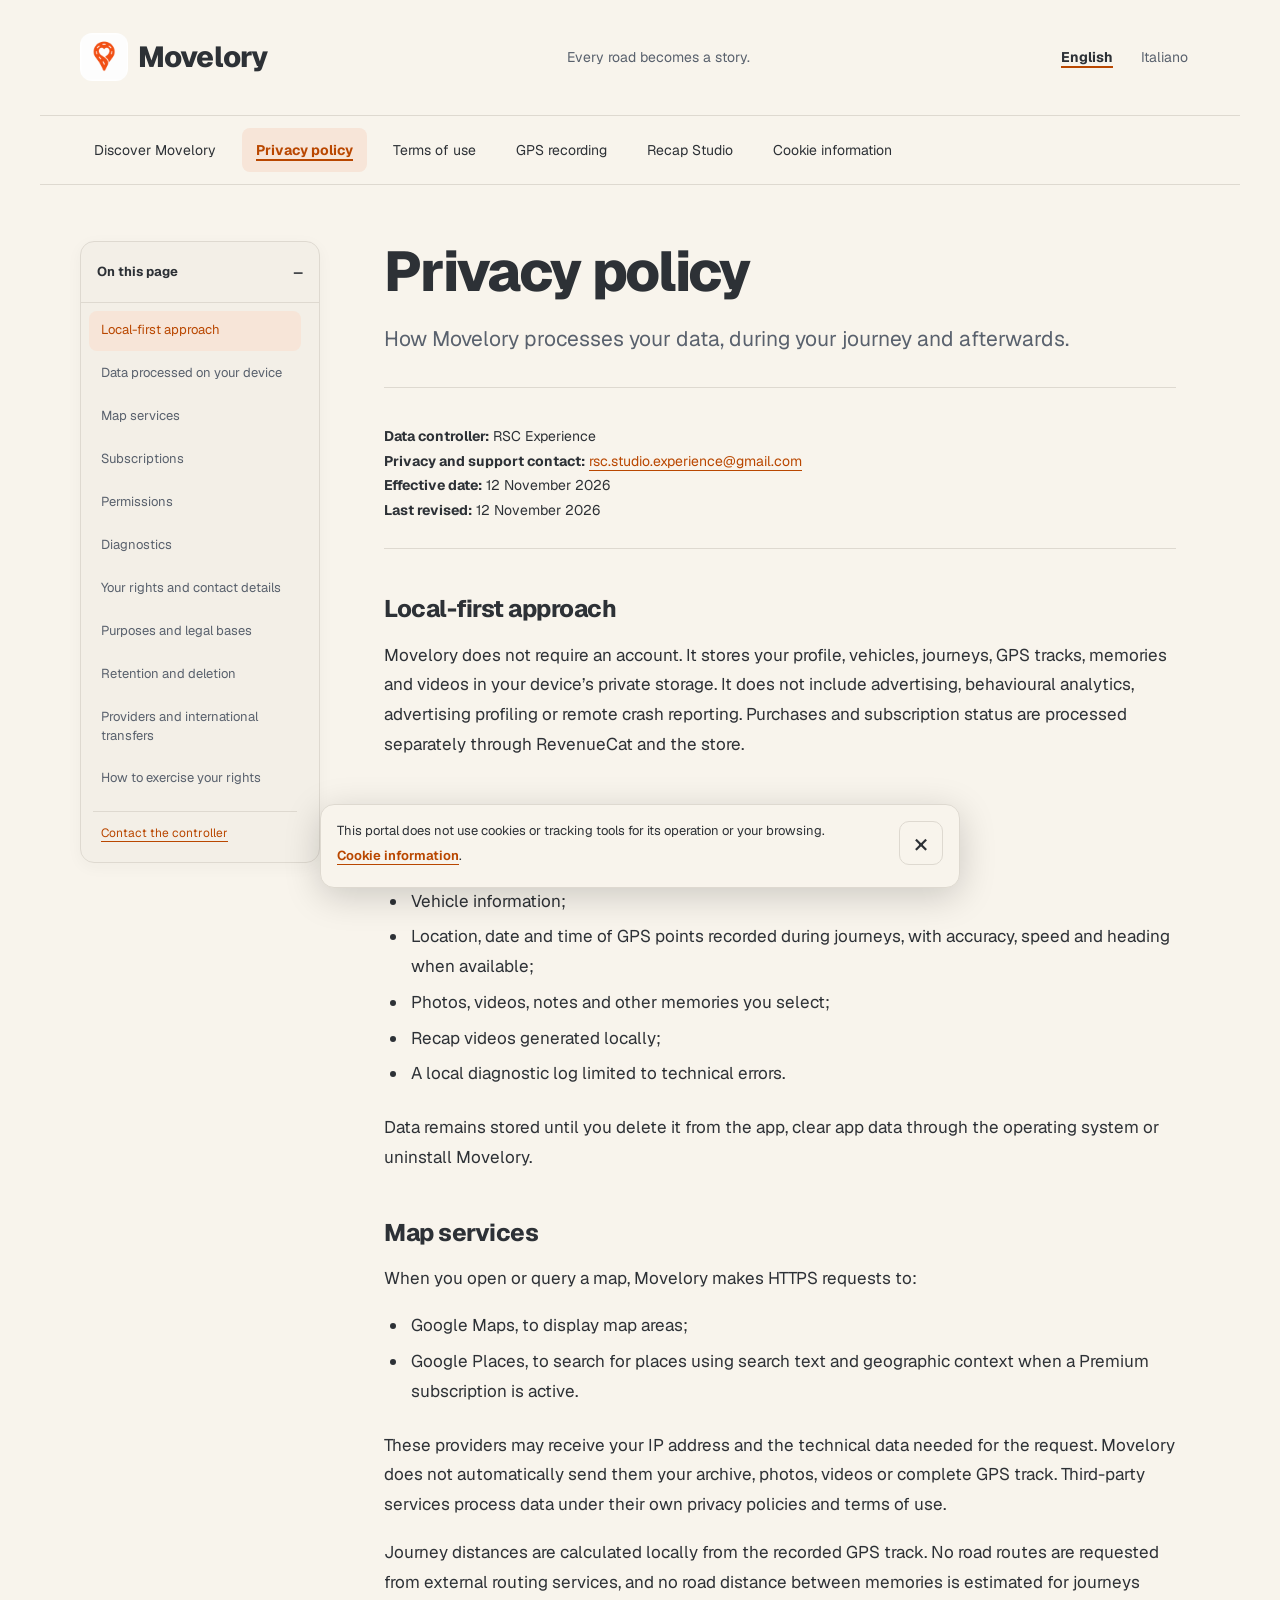
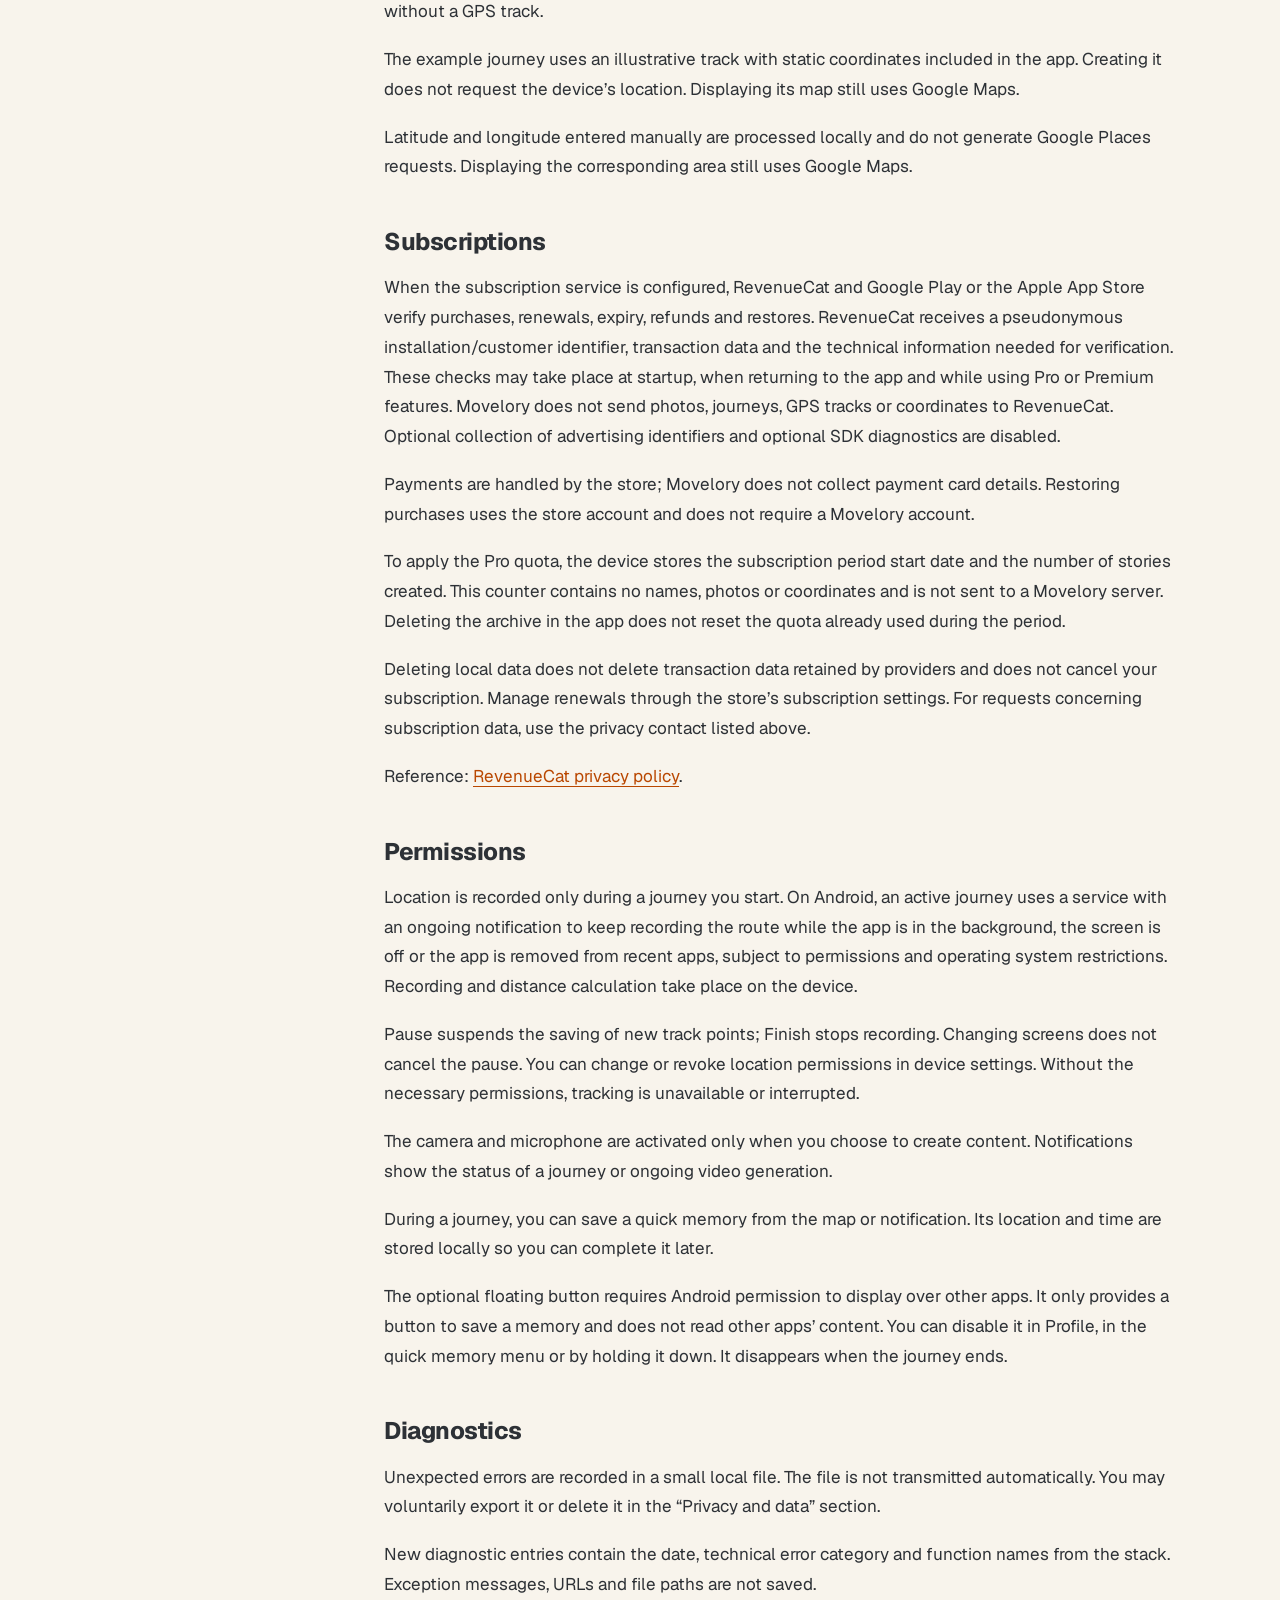
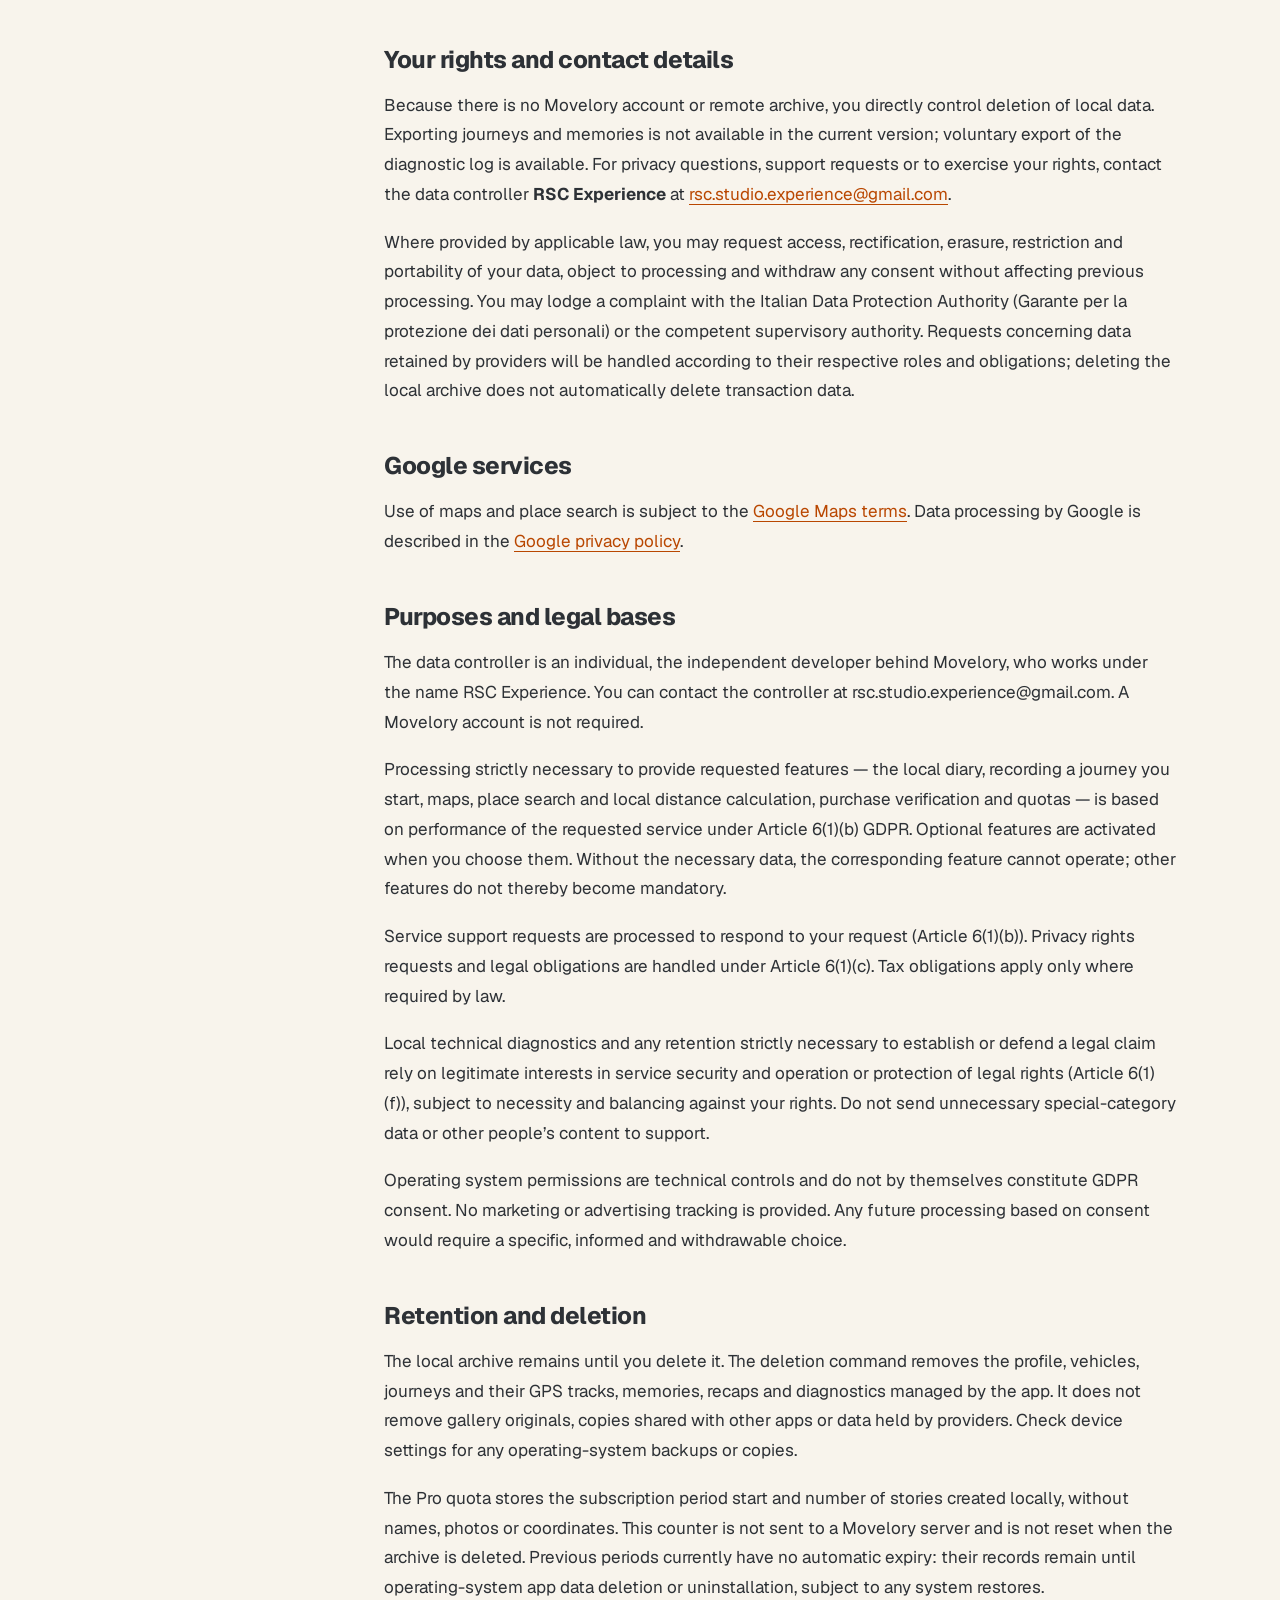
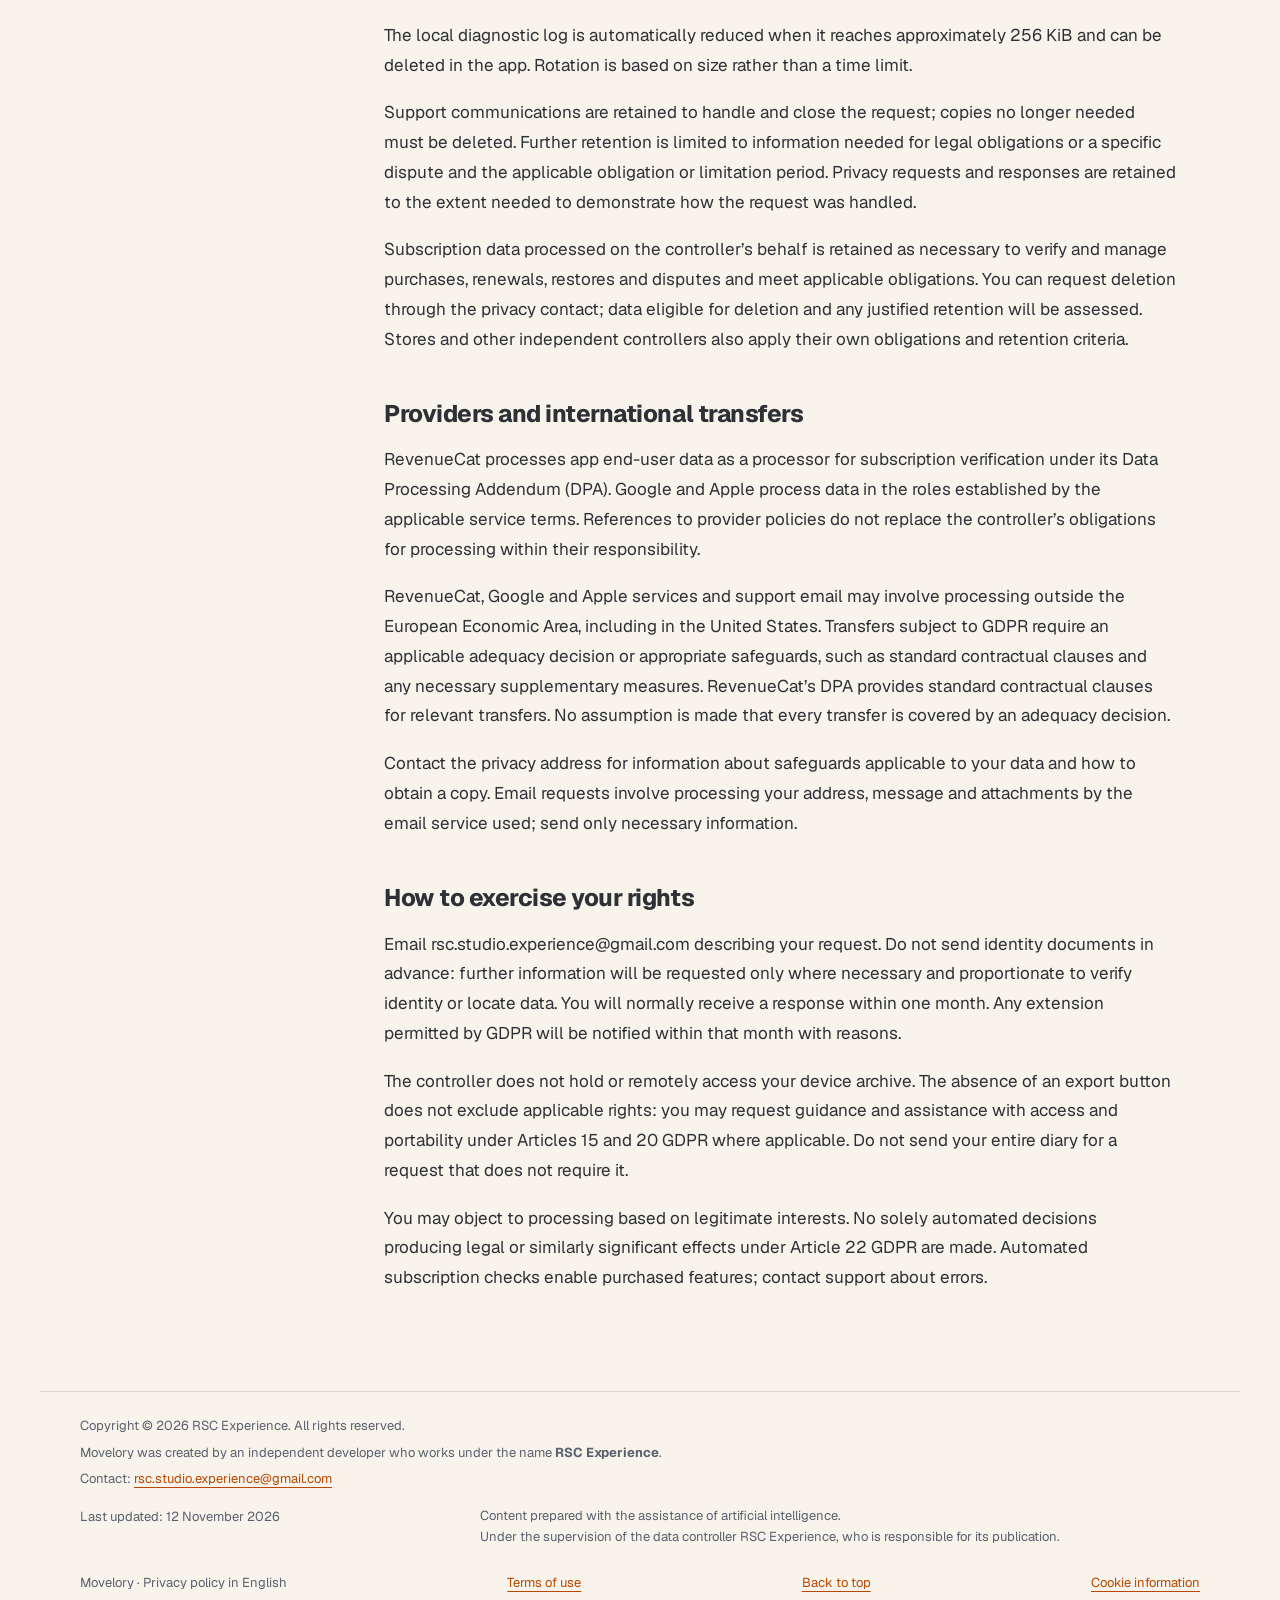
<file: privacy.html>
<!doctype html> <html lang="en"> <head> <meta charset="utf-8"> <meta name="viewport" content="width=device-width,initial-scale=1"> <meta name="description" content="Movelory privacy policy: local data, location, maps, subscriptions, permissions and contact details."> <meta name="theme-color" content="#f8f4ec"> <title>Privacy policy · Movelory</title> <link rel="alternate" hreflang="it" href="https://rscexperience.github.io/movelory/privacy-it.html"> <link rel="alternate" hreflang="en" href="https://rscexperience.github.io/movelory/privacy.html"> <link rel="icon" type="image/svg+xml" sizes="any" href="assets/favicon.svg?v=2"> <link rel="apple-touch-icon" href="assets/app-icon.png"> <link rel="stylesheet" href="styles.css"> <link rel="canonical" href="https://rscexperience.github.io/movelory/privacy.html"> <link rel="alternate" hreflang="x-default" href="https://rscexperience.github.io/movelory/privacy.html"> <script src="navigation.js" defer="defer"></script> <meta property="og:type" content="website"> <meta property="og:site_name" content="Movelory"> <meta property="og:title" content="Privacy policy · Movelory"> <meta property="og:description" content="Movelory privacy policy: local data, location, maps, subscriptions, permissions and contact details."> <meta property="og:url" content="https://rscexperience.github.io/movelory/privacy.html"> <meta property="og:locale" content="en_US"> <meta property="og:locale:alternate" content="it_IT"> <meta property="og:image" content="https://rscexperience.github.io/movelory/assets/social/movelory-en.png"> <meta property="og:image:secure_url" content="https://rscexperience.github.io/movelory/assets/social/movelory-en.png"> <meta property="og:image:type" content="image/png"> <meta property="og:image:width" content="1200"> <meta property="og:image:height" content="630"> <meta property="og:image:alt" content="Movelory: every journey deserves a story. App preview with journeys, photos and memories."> <meta name="twitter:card" content="summary_large_image"> <meta name="twitter:title" content="Privacy policy · Movelory"> <meta name="twitter:description" content="Movelory privacy policy: local data, location, maps, subscriptions, permissions and contact details."> <meta name="twitter:image" content="https://rscexperience.github.io/movelory/assets/social/movelory-en.png"> <meta name="twitter:image:alt" content="Movelory: every journey deserves a story. App preview with journeys, photos and memories."> <link rel="stylesheet" href="splash.css"><script src="splash.js"></script></head> <body> <div class="launch-screen" aria-hidden="true"> <div class="launch-logos"> <div class="launch-app"> <img src="assets/app-icon.png" width="128" height="128" alt=""> <p class="launch-name">Movelory</p> </div> <div class="launch-credit"> <span>Created by</span> <div class="launch-studio"> <img src="assets/rsc-experience.jpg" width="64" height="64" alt=""> <span>RSC Experience</span> </div> </div> </div> </div> <a class="skip" href="#contenuto">Skip to the privacy policy</a> <header class="brand"><a href="./" aria-label="Movelory"><img class="brand-icon" src="assets/app-icon.png" width="48" height="48" alt="">Movelory<span class="brand-dot" aria-hidden="true"></span></a><span>Every road becomes a story.</span><div class="languages" role="navigation" aria-label="Language"><a href="privacy.html" lang="en" hreflang="en" aria-current="page">English</a><a href="privacy-it.html" lang="it" hreflang="it">Italiano</a></div></header> <nav class="site-nav" aria-label="Main navigation"><details class="site-menu" open><summary><span class="menu-label">Menu</span><span class="menu-current">Privacy policy</span></summary><div class="menu-panel"><ul><li><a href="app.html">Discover Movelory</a></li><li><a href="privacy.html" aria-current="page">Privacy policy</a></li><li><a href="terms.html">Terms of use</a></li><li><a href="location-demo.html">GPS recording</a></li><li><a href="recap-demo.html">Recap Studio</a></li><li><a href="cookies.html">Cookie information</a></li></ul><div class="mobile-languages"><div class="languages" role="navigation" aria-label="Language"><a href="privacy.html" lang="en" hreflang="en" aria-current="page">English</a><a href="privacy-it.html" lang="it" hreflang="it">Italiano</a></div></div></div></details></nav> <aside class="cookie-notice" aria-label="Cookie information"><p>This portal does not use cookies or tracking tools for its operation or your browsing. <a href="cookies.html">Cookie information</a>.</p><button type="button" class="cookie-close" aria-label="Close cookie notice" hidden>×</button></aside> <div class="layout"> <nav class="page-nav" aria-label="Privacy policy contents"><details class="page-contents"><summary>On this page</summary><div class="contents-panel"><ul><li><a href="#principio-local-first">Local-first approach</a></li><li><a href="#dati-trattati-sul-dispositivo">Data processed on your device</a></li><li><a href="#servizi-di-mappe">Map services</a></li><li><a href="#abbonamenti">Subscriptions</a></li><li><a href="#permessi">Permissions</a></li><li><a href="#diagnostica">Diagnostics</a></li><li><a href="#diritti-e-contatti">Your rights and contact details</a></li><li><a href="#finalita-basi">Purposes and legal bases</a></li><li><a href="#conservazione">Retention and deletion</a></li><li><a href="#fornitori-trasferimenti">Providers and international transfers</a></li><li><a href="#esercizio-diritti">How to exercise your rights</a></li></ul><a class="contact" href="mailto:rsc.studio.experience@gmail.com">Contact the controller</a></div></details></nav> <main id="contenuto" tabindex="-1"> <h1>Privacy policy</h1> <p class="lead">How Movelory processes your data, during your journey and afterwards.</p> <div class="details"><p><strong>Data controller:</strong> RSC Experience<br><strong>Privacy and support contact:</strong> <a href="mailto:rsc.studio.experience@gmail.com">rsc.studio.experience@gmail.com</a><br><strong>Effective date:</strong> 12 November 2026<br><strong>Last revised:</strong> 12 November 2026</p></div> <section aria-labelledby="principio-local-first"><h2 id="principio-local-first">Local-first approach</h2><p>Movelory does not require an account. It stores your profile, vehicles, journeys, GPS tracks, memories and videos in your device’s private storage. It does not include advertising, behavioural analytics, advertising profiling or remote crash reporting. Purchases and subscription status are processed separately through RevenueCat and the store.</p></section> <section aria-labelledby="dati-trattati-sul-dispositivo"><h2 id="dati-trattati-sul-dispositivo">Data processed on your device</h2><ul><li>Profile name and image;</li><li>Vehicle information;</li><li>Location, date and time of GPS points recorded during journeys, with accuracy, speed and heading when available;</li><li>Photos, videos, notes and other memories you select;</li><li>Recap videos generated locally;</li><li>A local diagnostic log limited to technical errors.</li></ul><p>Data remains stored until you delete it from the app, clear app data through the operating system or uninstall Movelory.</p></section> <section aria-labelledby="servizi-di-mappe"><h2 id="servizi-di-mappe">Map services</h2><p>When you open or query a map, Movelory makes HTTPS requests to:</p> <ul><li>Google Maps, to display map areas;</li><li>Google Places, to search for places using search text and geographic context when a Premium subscription is active.</li></ul> <p>These providers may receive your IP address and the technical data needed for the request. Movelory does not automatically send them your archive, photos, videos or complete GPS track. Third-party services process data under their own privacy policies and terms of use.</p> <p>Journey distances are calculated locally from the recorded GPS track. No road routes are requested from external routing services, and no road distance between memories is estimated for journeys without a GPS track.</p> <p>The example journey uses an illustrative track with static coordinates included in the app. Creating it does not request the device’s location. Displaying its map still uses Google Maps.</p> <p>Latitude and longitude entered manually are processed locally and do not generate Google Places requests. Displaying the corresponding area still uses Google Maps.</p></section> <section aria-labelledby="abbonamenti"><h2 id="abbonamenti">Subscriptions</h2><p>When the subscription service is configured, RevenueCat and Google Play or the Apple App Store verify purchases, renewals, expiry, refunds and restores. RevenueCat receives a pseudonymous installation/customer identifier, transaction data and the technical information needed for verification. These checks may take place at startup, when returning to the app and while using Pro or Premium features. Movelory does not send photos, journeys, GPS tracks or coordinates to RevenueCat. Optional collection of advertising identifiers and optional SDK diagnostics are disabled.</p> <p>Payments are handled by the store; Movelory does not collect payment card details. Restoring purchases uses the store account and does not require a Movelory account.</p> <p>To apply the Pro quota, the device stores the subscription period start date and the number of stories created. This counter contains no names, photos or coordinates and is not sent to a Movelory server. Deleting the archive in the app does not reset the quota already used during the period.</p> <p>Deleting local data does not delete transaction data retained by providers and does not cancel your subscription. Manage renewals through the store’s subscription settings. For requests concerning subscription data, use the privacy contact listed above.</p> <p>Reference: <a href="https://www.revenuecat.com/privacy/">RevenueCat privacy policy</a>.</p></section> <section aria-labelledby="permessi"><h2 id="permessi">Permissions</h2><p>Location is recorded only during a journey you start. On Android, an active journey uses a service with an ongoing notification to keep recording the route while the app is in the background, the screen is off or the app is removed from recent apps, subject to permissions and operating system restrictions. Recording and distance calculation take place on the device.</p> <p>Pause suspends the saving of new track points; Finish stops recording. Changing screens does not cancel the pause. You can change or revoke location permissions in device settings. Without the necessary permissions, tracking is unavailable or interrupted.</p> <p>The camera and microphone are activated only when you choose to create content. Notifications show the status of a journey or ongoing video generation.</p> <p>During a journey, you can save a quick memory from the map or notification. Its location and time are stored locally so you can complete it later.</p> <p>The optional floating button requires Android permission to display over other apps. It only provides a button to save a memory and does not read other apps’ content. You can disable it in Profile, in the quick memory menu or by holding it down. It disappears when the journey ends.</p></section> <section aria-labelledby="diagnostica"><h2 id="diagnostica">Diagnostics</h2><p>Unexpected errors are recorded in a small local file. The file is not transmitted automatically. You may voluntarily export it or delete it in the “Privacy and data” section.</p> <p>New diagnostic entries contain the date, technical error category and function names from the stack. Exception messages, URLs and file paths are not saved.</p></section> <section aria-labelledby="diritti-e-contatti"><h2 id="diritti-e-contatti">Your rights and contact details</h2><p>Because there is no Movelory account or remote archive, you directly control deletion of local data. Exporting journeys and memories is not available in the current version; voluntary export of the diagnostic log is available. For privacy questions, support requests or to exercise your rights, contact the data controller <strong>RSC Experience</strong> at <a href="mailto:rsc.studio.experience@gmail.com">rsc.studio.experience@gmail.com</a>.</p><p>Where provided by applicable law, you may request access, rectification, erasure, restriction and portability of your data, object to processing and withdraw any consent without affecting previous processing. You may lodge a complaint with the Italian Data Protection Authority (Garante per la protezione dei dati personali) or the competent supervisory authority. Requests concerning data retained by providers will be handled according to their respective roles and obligations; deleting the local archive does not automatically delete transaction data.</p></section> <section id="google-service-terms"><h2>Google services</h2><p>Use of maps and place search is subject to the <a href="https://www.google.com/help/terms_maps/">Google Maps terms</a>. Data processing by Google is described in the <a href="https://policies.google.com/privacy">Google privacy policy</a>.</p></section> <section aria-labelledby="finalita-basi"><h2 id="finalita-basi">Purposes and legal bases</h2> <p>The data controller is an individual, the independent developer behind Movelory, who works under the name RSC Experience. You can contact the controller at rsc.studio.experience@gmail.com. A Movelory account is not required.</p> <p>Processing strictly necessary to provide requested features — the local diary, recording a journey you start, maps, place search and local distance calculation, purchase verification and quotas — is based on performance of the requested service under Article 6(1)(b) GDPR. Optional features are activated when you choose them. Without the necessary data, the corresponding feature cannot operate; other features do not thereby become mandatory.</p> <p>Service support requests are processed to respond to your request (Article 6(1)(b)). Privacy rights requests and legal obligations are handled under Article 6(1)(c). Tax obligations apply only where required by law.</p> <p>Local technical diagnostics and any retention strictly necessary to establish or defend a legal claim rely on legitimate interests in service security and operation or protection of legal rights (Article 6(1)(f)), subject to necessity and balancing against your rights. Do not send unnecessary special-category data or other people’s content to support.</p> <p>Operating system permissions are technical controls and do not by themselves constitute GDPR consent. No marketing or advertising tracking is provided. Any future processing based on consent would require a specific, informed and withdrawable choice.</p> </section> <section aria-labelledby="conservazione"><h2 id="conservazione">Retention and deletion</h2> <p>The local archive remains until you delete it. The deletion command removes the profile, vehicles, journeys and their GPS tracks, memories, recaps and diagnostics managed by the app. It does not remove gallery originals, copies shared with other apps or data held by providers. Check device settings for any operating-system backups or copies.</p> <p>The Pro quota stores the subscription period start and number of stories created locally, without names, photos or coordinates. This counter is not sent to a Movelory server and is not reset when the archive is deleted. Previous periods currently have no automatic expiry: their records remain until operating-system app data deletion or uninstallation, subject to any system restores.</p> <p>The local diagnostic log is automatically reduced when it reaches approximately 256 KiB and can be deleted in the app. Rotation is based on size rather than a time limit.</p> <p>Support communications are retained to handle and close the request; copies no longer needed must be deleted. Further retention is limited to information needed for legal obligations or a specific dispute and the applicable obligation or limitation period. Privacy requests and responses are retained to the extent needed to demonstrate how the request was handled.</p> <p>Subscription data processed on the controller’s behalf is retained as necessary to verify and manage purchases, renewals, restores and disputes and meet applicable obligations. You can request deletion through the privacy contact; data eligible for deletion and any justified retention will be assessed. Stores and other independent controllers also apply their own obligations and retention criteria.</p> </section> <section aria-labelledby="fornitori-trasferimenti"><h2 id="fornitori-trasferimenti">Providers and international transfers</h2> <p>RevenueCat processes app end-user data as a processor for subscription verification under its Data Processing Addendum (DPA). Google and Apple process data in the roles established by the applicable service terms. References to provider policies do not replace the controller’s obligations for processing within their responsibility.</p> <p>RevenueCat, Google and Apple services and support email may involve processing outside the European Economic Area, including in the United States. Transfers subject to GDPR require an applicable adequacy decision or appropriate safeguards, such as standard contractual clauses and any necessary supplementary measures. RevenueCat’s DPA provides standard contractual clauses for relevant transfers. No assumption is made that every transfer is covered by an adequacy decision.</p> <p>Contact the privacy address for information about safeguards applicable to your data and how to obtain a copy. Email requests involve processing your address, message and attachments by the email service used; send only necessary information.</p> </section> <section aria-labelledby="esercizio-diritti"><h2 id="esercizio-diritti">How to exercise your rights</h2> <p>Email rsc.studio.experience@gmail.com describing your request. Do not send identity documents in advance: further information will be requested only where necessary and proportionate to verify identity or locate data. You will normally receive a response within one month. Any extension permitted by GDPR will be notified within that month with reasons.</p> <p>The controller does not hold or remotely access your device archive. The absence of an export button does not exclude applicable rights: you may request guidance and assistance with access and portability under Articles 15 and 20 GDPR where applicable. Do not send your entire diary for a request that does not require it.</p> <p>You may object to processing based on legitimate interests. No solely automated decisions producing legal or similarly significant effects under Article 22 GDPR are made. Automated subscription checks enable purchased features; contact support about errors.</p> </section> </main> </div> <footer><div class="footer-identity"><p>Copyright &copy; 2026 RSC Experience. All rights reserved.</p><p>Movelory was created by an independent developer who works under the name <strong>RSC Experience</strong>.</p><p>Contact: <a href="mailto:rsc.studio.experience@gmail.com">rsc.studio.experience@gmail.com</a></p></div><p class="last-updated"><time datetime="2026-11-12">Last updated: 12 November 2026</time></p><p class="ai-disclosure">Content prepared with the assistance of artificial intelligence.<br>Under the supervision of the data controller RSC Experience, who is responsible for its publication.</p><span>Movelory · Privacy policy in English</span><a href="terms.html">Terms of use</a><a href="#contenuto">Back to top</a><a class="cookie-footer" href="cookies.html">Cookie information</a></footer> </body> </html>
</file>
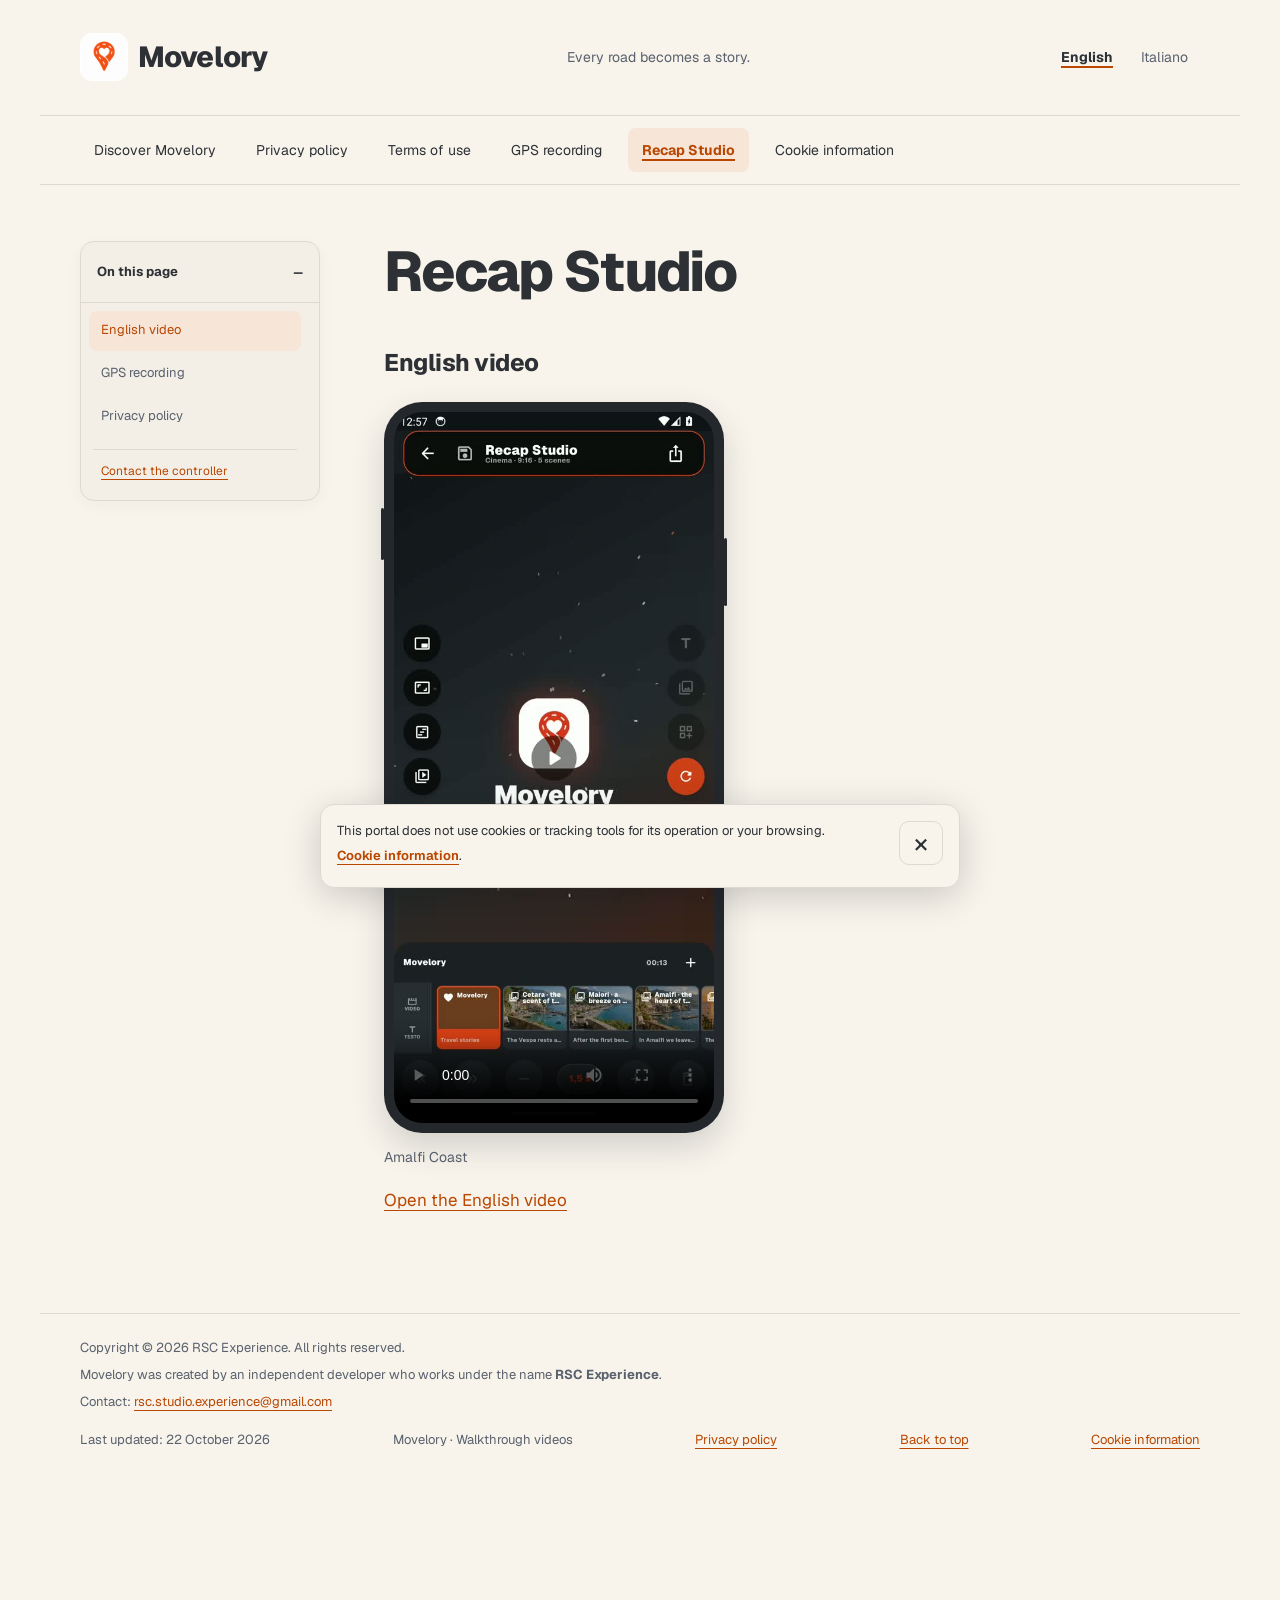
<file: recap-demo-en.html>
<!doctype html> <html lang="en"><head> <meta charset="utf-8"><meta name="viewport" content="width=device-width,initial-scale=1"> <meta name="robots" content="noindex"><meta name="theme-color" content="#f8f4ec"> <meta name="description" content="Recap Studio: generating a video from the example journey."> <title>Recap Studio · Movelory</title> <link rel="alternate" hreflang="it" href="https://rscexperience.github.io/movelory/recap-demo-it.html"><link rel="alternate" hreflang="en" href="https://rscexperience.github.io/movelory/recap-demo.html"> <link rel="icon" type="image/svg+xml" sizes="any" href="assets/favicon.svg?v=2"><link rel="apple-touch-icon" href="assets/app-icon.png"> <link rel="stylesheet" href="styles.css"><link rel="stylesheet" href="location-demo.css"> <link rel="canonical" href="https://rscexperience.github.io/movelory/recap-demo.html"> <link rel="alternate" hreflang="x-default" href="https://rscexperience.github.io/movelory/recap-demo.html"> <script src="navigation.js" defer="defer"></script> <meta property="og:type" content="website"> <meta property="og:site_name" content="Movelory"> <meta property="og:title" content="Recap Studio · Movelory"> <meta property="og:description" content="Recap Studio: generating a video from the example journey."> <meta property="og:url" content="https://rscexperience.github.io/movelory/recap-demo.html"> <meta property="og:locale" content="en_US"> <meta property="og:locale:alternate" content="it_IT"> <meta property="og:image" content="https://rscexperience.github.io/movelory/assets/social/movelory-en.png"> <meta property="og:image:secure_url" content="https://rscexperience.github.io/movelory/assets/social/movelory-en.png"> <meta property="og:image:type" content="image/png"> <meta property="og:image:width" content="1200"> <meta property="og:image:height" content="630"> <meta property="og:image:alt" content="Movelory: every journey deserves a story. App preview with journeys, photos and memories."> <meta name="twitter:card" content="summary_large_image"> <meta name="twitter:title" content="Recap Studio · Movelory"> <meta name="twitter:description" content="Recap Studio: generating a video from the example journey."> <meta name="twitter:image" content="https://rscexperience.github.io/movelory/assets/social/movelory-en.png"> <meta name="twitter:image:alt" content="Movelory: every journey deserves a story. App preview with journeys, photos and memories."> <link rel="stylesheet" href="splash.css"><script src="splash.js"></script></head><body> <div class="launch-screen" aria-hidden="true"> <div class="launch-logos"> <div class="launch-app"> <img src="assets/app-icon.png" width="128" height="128" alt=""> <p class="launch-name">Movelory</p> </div> <div class="launch-credit"> <span>Created by</span> <div class="launch-studio"> <img src="assets/rsc-experience.jpg" width="64" height="64" alt=""> <span>RSC Experience</span> </div> </div> </div> </div> <a class="skip" href="#contenuto">Skip to the videos</a> <header class="brand"><a href="./" aria-label="Movelory"><img class="brand-icon" src="assets/app-icon.png" width="48" height="48" alt="">Movelory<span class="brand-dot" aria-hidden="true"></span></a><span>Every road becomes a story.</span><div class="languages" role="navigation" aria-label="Language"><a href="recap-demo.html" lang="en" hreflang="en" aria-current="page">English</a><a href="recap-demo-it.html" lang="it" hreflang="it">Italiano</a></div></header> <nav class="site-nav" aria-label="Main navigation"><details class="site-menu" open><summary><span class="menu-label">Menu</span><span class="menu-current">Recap Studio</span></summary><div class="menu-panel"><ul><li><a href="app.html">Discover Movelory</a></li><li><a href="privacy.html">Privacy policy</a></li><li><a href="terms.html">Terms of use</a></li><li><a href="location-demo.html">GPS recording</a></li><li><a href="recap-demo.html" aria-current="page">Recap Studio</a></li><li><a href="cookies.html">Cookie information</a></li></ul><div class="mobile-languages"><div class="languages" role="navigation" aria-label="Language"><a href="recap-demo.html" lang="en" hreflang="en" aria-current="page">English</a><a href="recap-demo-it.html" lang="it" hreflang="it">Italiano</a></div></div></div></details></nav> <aside class="cookie-notice" aria-label="Cookie information"><p>This portal does not use cookies or tracking tools for its operation or your browsing. <a href="cookies.html">Cookie information</a>.</p><button type="button" class="cookie-close" aria-label="Close cookie notice" hidden>×</button></aside> <div class="layout"><nav class="page-nav" aria-label="Video contents"><details class="page-contents"><summary>On this page</summary><div class="contents-panel"><ul><li><a href="#video-en">English video</a></li><li><a href="location-demo.html">GPS recording</a></li><li><a href="privacy.html">Privacy policy</a></li></ul><a class="contact" href="mailto:rsc.studio.experience@gmail.com">Contact the controller</a></div></details></nav> <main id="contenuto" tabindex="-1"><h1>Recap Studio</h1> <section aria-labelledby="video-en"> <h2 id="video-en">English video</h2> <figure class="walkthrough"><div class="phone-frame"><video controls playsinline preload="metadata" width="1080" height="2400" poster="assets/videos/movelory-recap-studio-en.jpg" aria-label="English video · Amalfi Coast"> <source src="assets/videos/movelory-recap-studio-en-short.mp4" type="video/mp4"> <track kind="captions" src="assets/videos/movelory-recap-studio-en-short.vtt" srclang="en" label="English"> <p><a href="assets/videos/movelory-recap-studio-en-short.mp4">Open the video</a></p></video> </div><figcaption>Amalfi Coast</figcaption></figure> <p><a href="assets/videos/movelory-recap-studio-en-short.mp4">Open the English video</a></p></section> </main></div> <footer><div class="footer-identity"><p>Copyright &copy; 2026 RSC Experience. All rights reserved.</p><p>Movelory was created by an independent developer who works under the name <strong>RSC Experience</strong>.</p><p>Contact: <a href="mailto:rsc.studio.experience@gmail.com">rsc.studio.experience@gmail.com</a></p></div><p class="last-updated"><time datetime="2026-10-22">Last updated: 22 October 2026</time></p><span>Movelory · Walkthrough videos</span><a href="privacy.html">Privacy policy</a><a href="#contenuto">Back to top</a><a class="cookie-footer" href="cookies.html">Cookie information</a></footer> </body></html>
</file>
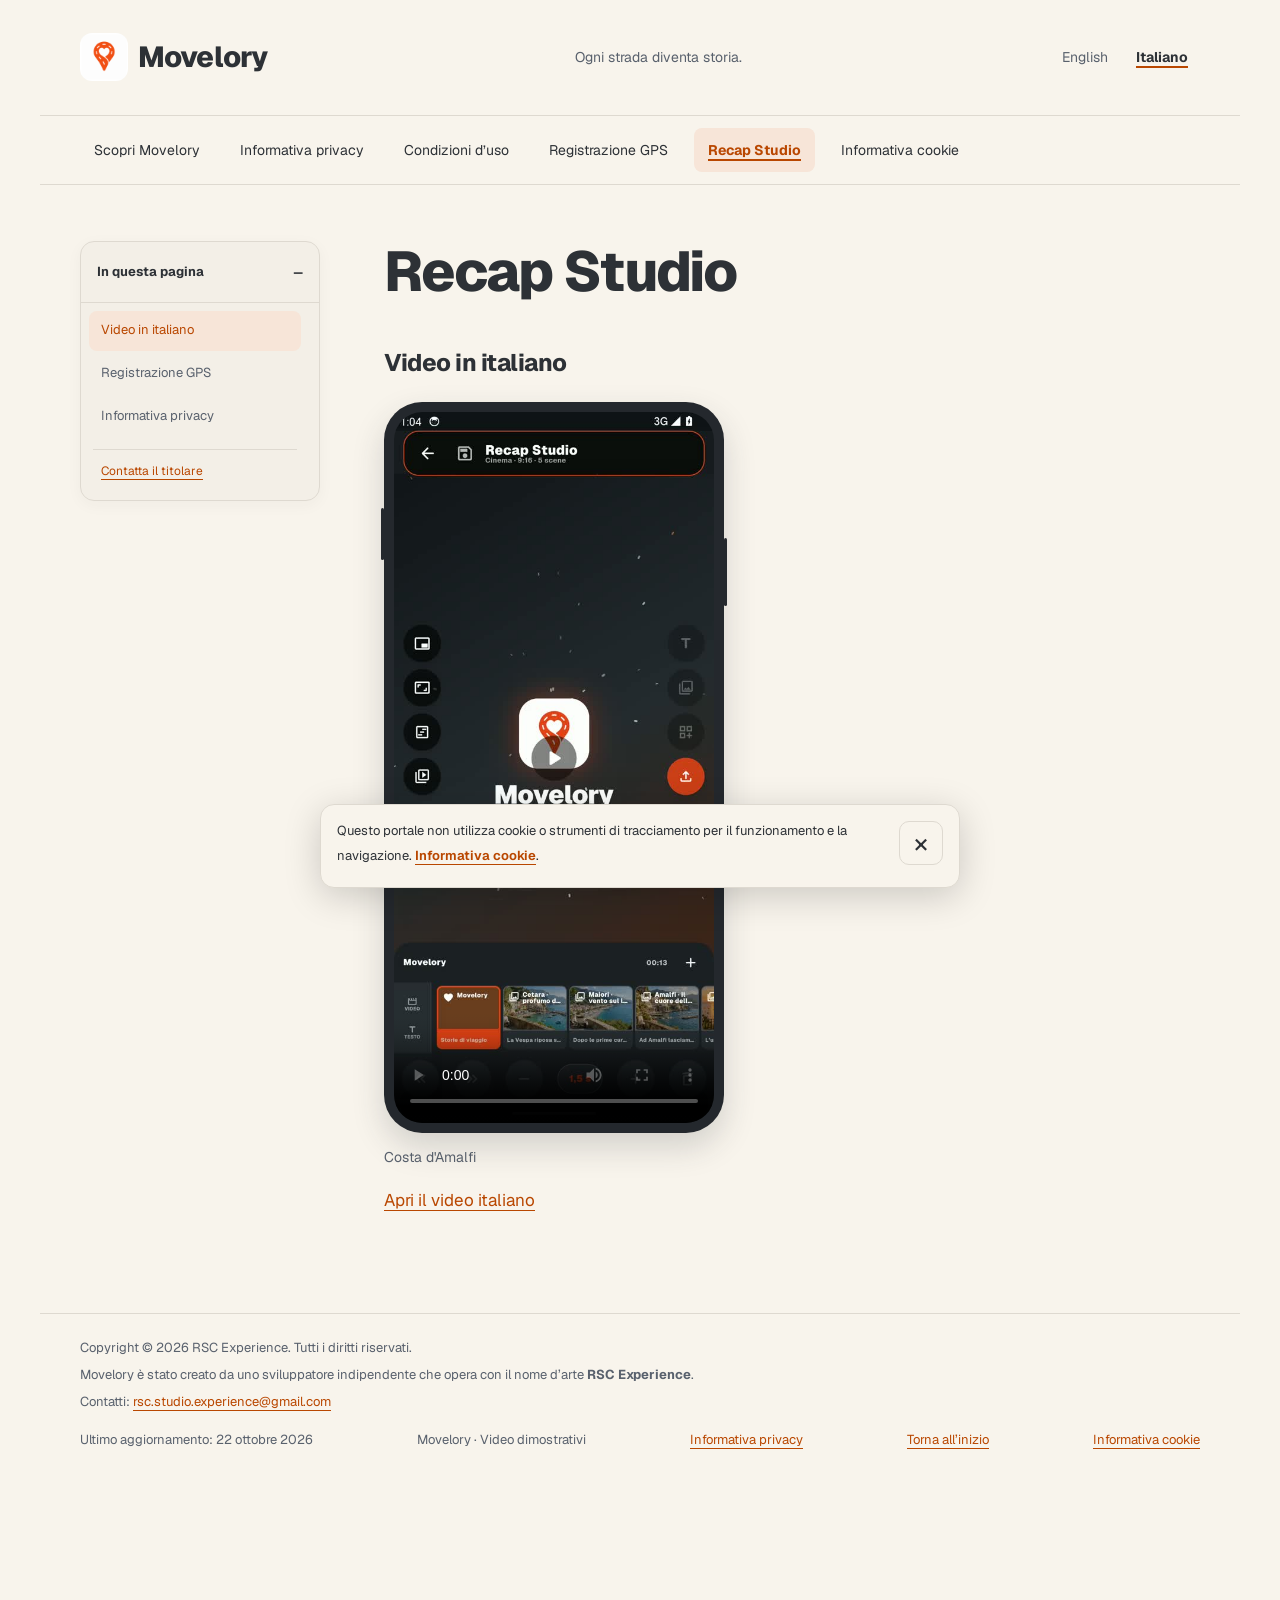
<file: recap-demo-it.html>
<!doctype html> <html lang="it"><head> <meta charset="utf-8"><meta name="viewport" content="width=device-width,initial-scale=1"> <meta name="robots" content="noindex"><meta name="theme-color" content="#f8f4ec"> <meta name="description" content="Recap Studio: generazione del video del viaggio di esempio."> <title>Recap Studio · Movelory</title> <link rel="alternate" hreflang="it" href="https://rscexperience.github.io/movelory/recap-demo-it.html"><link rel="alternate" hreflang="en" href="https://rscexperience.github.io/movelory/recap-demo.html"> <link rel="icon" type="image/svg+xml" sizes="any" href="assets/favicon.svg?v=2"><link rel="apple-touch-icon" href="assets/app-icon.png"> <link rel="stylesheet" href="styles.css"><link rel="stylesheet" href="location-demo.css"> <link rel="canonical" href="https://rscexperience.github.io/movelory/recap-demo-it.html"> <link rel="alternate" hreflang="x-default" href="https://rscexperience.github.io/movelory/recap-demo.html"> <script src="navigation.js" defer="defer"></script> <meta property="og:type" content="website"> <meta property="og:site_name" content="Movelory"> <meta property="og:title" content="Recap Studio · Movelory"> <meta property="og:description" content="Recap Studio: generazione del video del viaggio di esempio."> <meta property="og:url" content="https://rscexperience.github.io/movelory/recap-demo-it.html"> <meta property="og:locale" content="it_IT"> <meta property="og:locale:alternate" content="en_US"> <meta property="og:image" content="https://rscexperience.github.io/movelory/assets/social/movelory-it.png"> <meta property="og:image:secure_url" content="https://rscexperience.github.io/movelory/assets/social/movelory-it.png"> <meta property="og:image:type" content="image/png"> <meta property="og:image:width" content="1200"> <meta property="og:image:height" content="630"> <meta property="og:image:alt" content="Movelory: ogni viaggio merita una storia. Anteprima dell’app con viaggi, foto e ricordi."> <meta name="twitter:card" content="summary_large_image"> <meta name="twitter:title" content="Recap Studio · Movelory"> <meta name="twitter:description" content="Recap Studio: generazione del video del viaggio di esempio."> <meta name="twitter:image" content="https://rscexperience.github.io/movelory/assets/social/movelory-it.png"> <meta name="twitter:image:alt" content="Movelory: ogni viaggio merita una storia. Anteprima dell’app con viaggi, foto e ricordi."> <link rel="stylesheet" href="splash.css"><script src="splash.js"></script></head><body> <div class="launch-screen" aria-hidden="true"> <div class="launch-logos"> <div class="launch-app"> <img src="assets/app-icon.png" width="128" height="128" alt=""> <p class="launch-name">Movelory</p> </div> <div class="launch-credit"> <span>Creato da</span> <div class="launch-studio"> <img src="assets/rsc-experience.jpg" width="64" height="64" alt=""> <span>RSC Experience</span> </div> </div> </div> </div> <a class="skip" href="#contenuto">Vai ai video</a> <header class="brand"><a href="./" aria-label="Movelory"><img class="brand-icon" src="assets/app-icon.png" width="48" height="48" alt="">Movelory<span class="brand-dot" aria-hidden="true"></span></a><span>Ogni strada diventa storia.</span><div class="languages" role="navigation" aria-label="Lingua"><a href="recap-demo.html" lang="en" hreflang="en">English</a><a href="recap-demo-it.html" lang="it" hreflang="it" aria-current="page">Italiano</a></div></header> <nav class="site-nav" aria-label="Menu principale"><details class="site-menu" open><summary><span class="menu-label">Menu</span><span class="menu-current">Recap Studio</span></summary><div class="menu-panel"><ul><li><a href="app-it.html">Scopri Movelory</a></li><li><a href="privacy-it.html">Informativa privacy</a></li><li><a href="terms-it.html">Condizioni d&#8217;uso</a></li><li><a href="location-demo-it.html">Registrazione GPS</a></li><li><a href="recap-demo-it.html" aria-current="page">Recap Studio</a></li><li><a href="cookies-it.html">Informativa cookie</a></li></ul><div class="mobile-languages"><div class="languages" role="navigation" aria-label="Lingua"><a href="recap-demo.html" lang="en" hreflang="en">English</a><a href="recap-demo-it.html" lang="it" hreflang="it" aria-current="page">Italiano</a></div></div></div></details></nav> <aside class="cookie-notice" aria-label="Informativa cookie"><p>Questo portale non utilizza cookie o strumenti di tracciamento per il funzionamento e la navigazione. <a href="cookies-it.html">Informativa cookie</a>.</p><button type="button" class="cookie-close" aria-label="Chiudi avviso sui cookie" hidden>×</button></aside> <div class="layout"><nav class="page-nav" aria-label="Indice dei video"><details class="page-contents"><summary>In questa pagina</summary><div class="contents-panel"><ul><li><a href="#video-it">Video in italiano</a></li><li><a href="location-demo-it.html">Registrazione GPS</a></li><li><a href="privacy-it.html">Informativa privacy</a></li></ul><a class="contact" href="mailto:rsc.studio.experience@gmail.com">Contatta il titolare</a></div></details></nav> <main id="contenuto" tabindex="-1"><h1>Recap Studio</h1> <section aria-labelledby="video-it"> <h2 id="video-it">Video in italiano</h2> <figure class="walkthrough"><div class="phone-frame"><video controls playsinline preload="metadata" width="1080" height="2400" poster="assets/videos/movelory-recap-studio-it.jpg" aria-label="Video in italiano · Costa d'Amalfi"> <source src="assets/videos/movelory-recap-studio-it-short.mp4" type="video/mp4"> <track kind="captions" src="assets/videos/movelory-recap-studio-it-short.vtt" srclang="it" label="Italiano"> <p><a href="assets/videos/movelory-recap-studio-it-short.mp4">Apri il video</a></p></video> </div><figcaption>Costa d'Amalfi</figcaption></figure> <p><a href="assets/videos/movelory-recap-studio-it-short.mp4">Apri il video italiano</a></p></section> </main></div> <footer><div class="footer-identity"><p>Copyright &copy; 2026 RSC Experience. Tutti i diritti riservati.</p><p>Movelory è stato creato da uno sviluppatore indipendente che opera con il nome d’arte <strong>RSC Experience</strong>.</p><p>Contatti: <a href="mailto:rsc.studio.experience@gmail.com">rsc.studio.experience@gmail.com</a></p></div><p class="last-updated"><time datetime="2026-10-22">Ultimo aggiornamento: 22 ottobre 2026</time></p><span>Movelory · Video dimostrativi</span><a href="privacy-it.html">Informativa privacy</a><a href="#contenuto">Torna all’inizio</a><a class="cookie-footer" href="cookies-it.html">Informativa cookie</a></footer> </body></html>
</file>
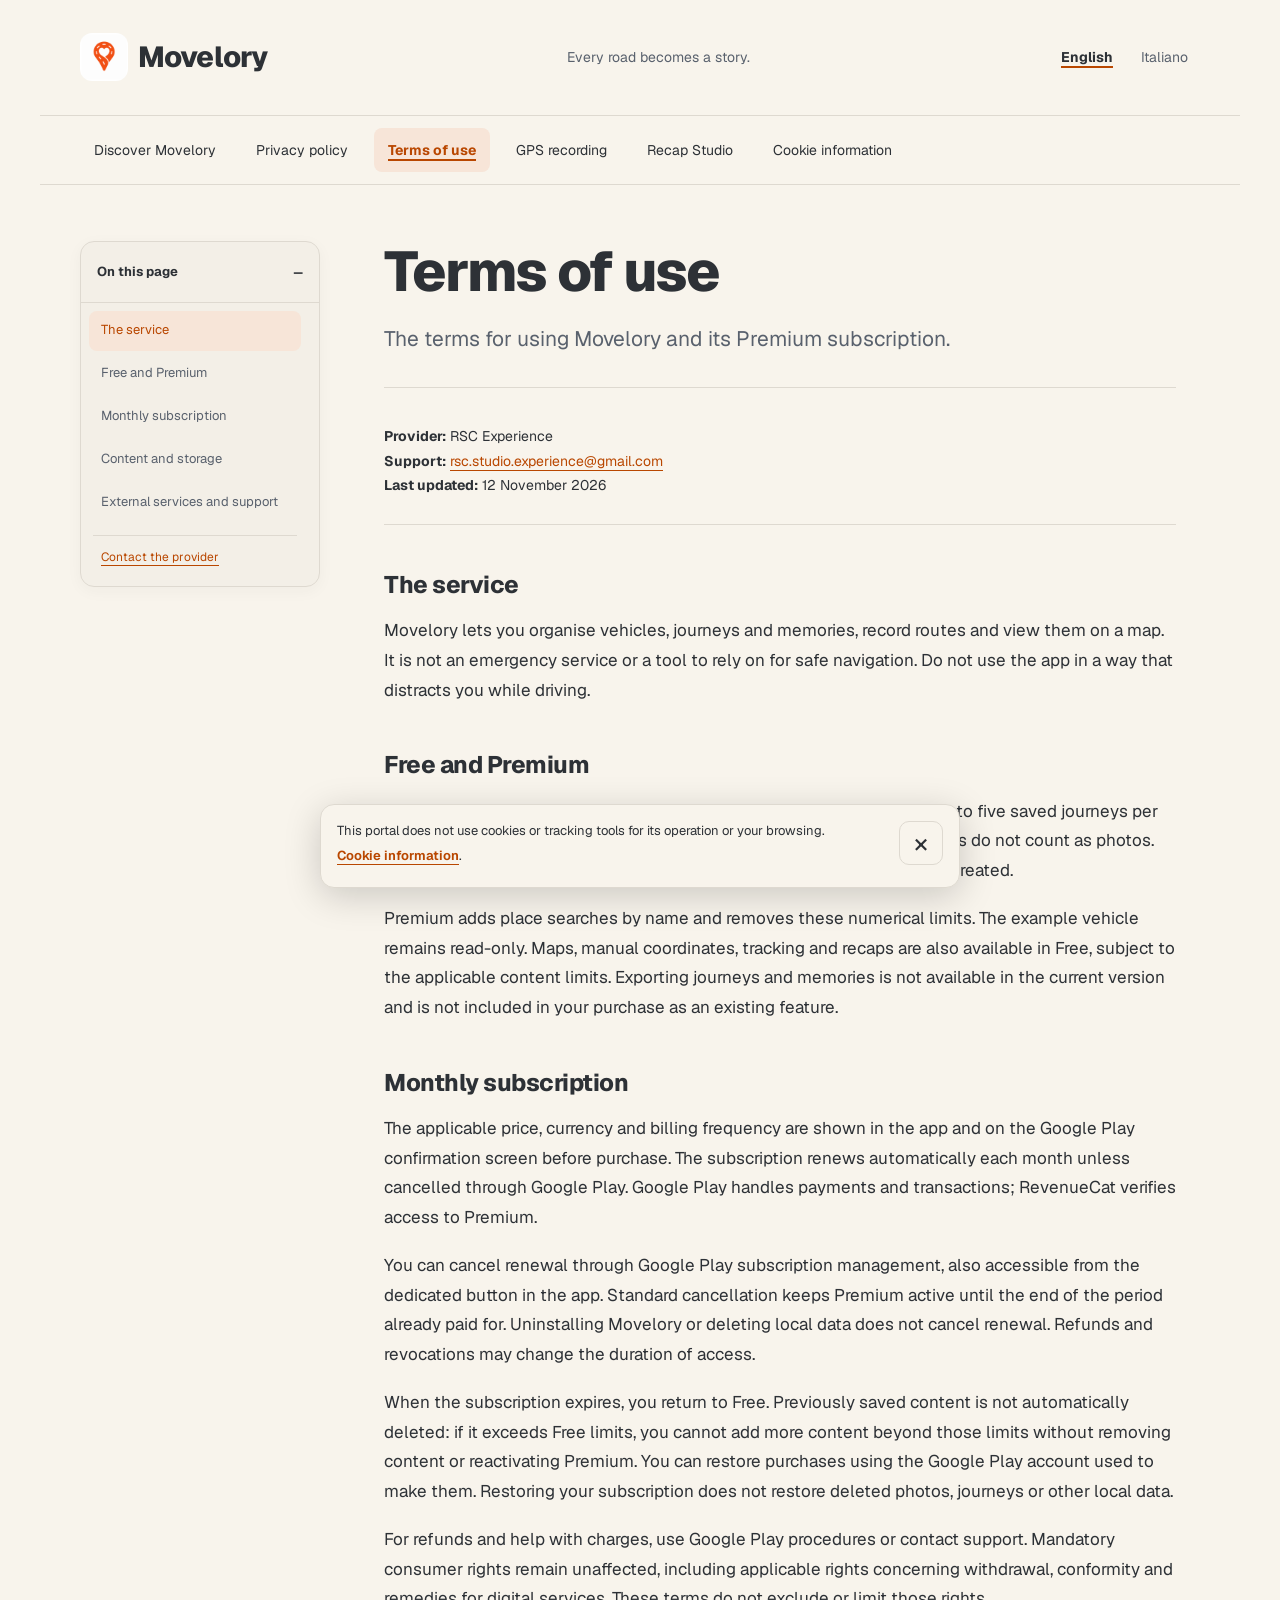
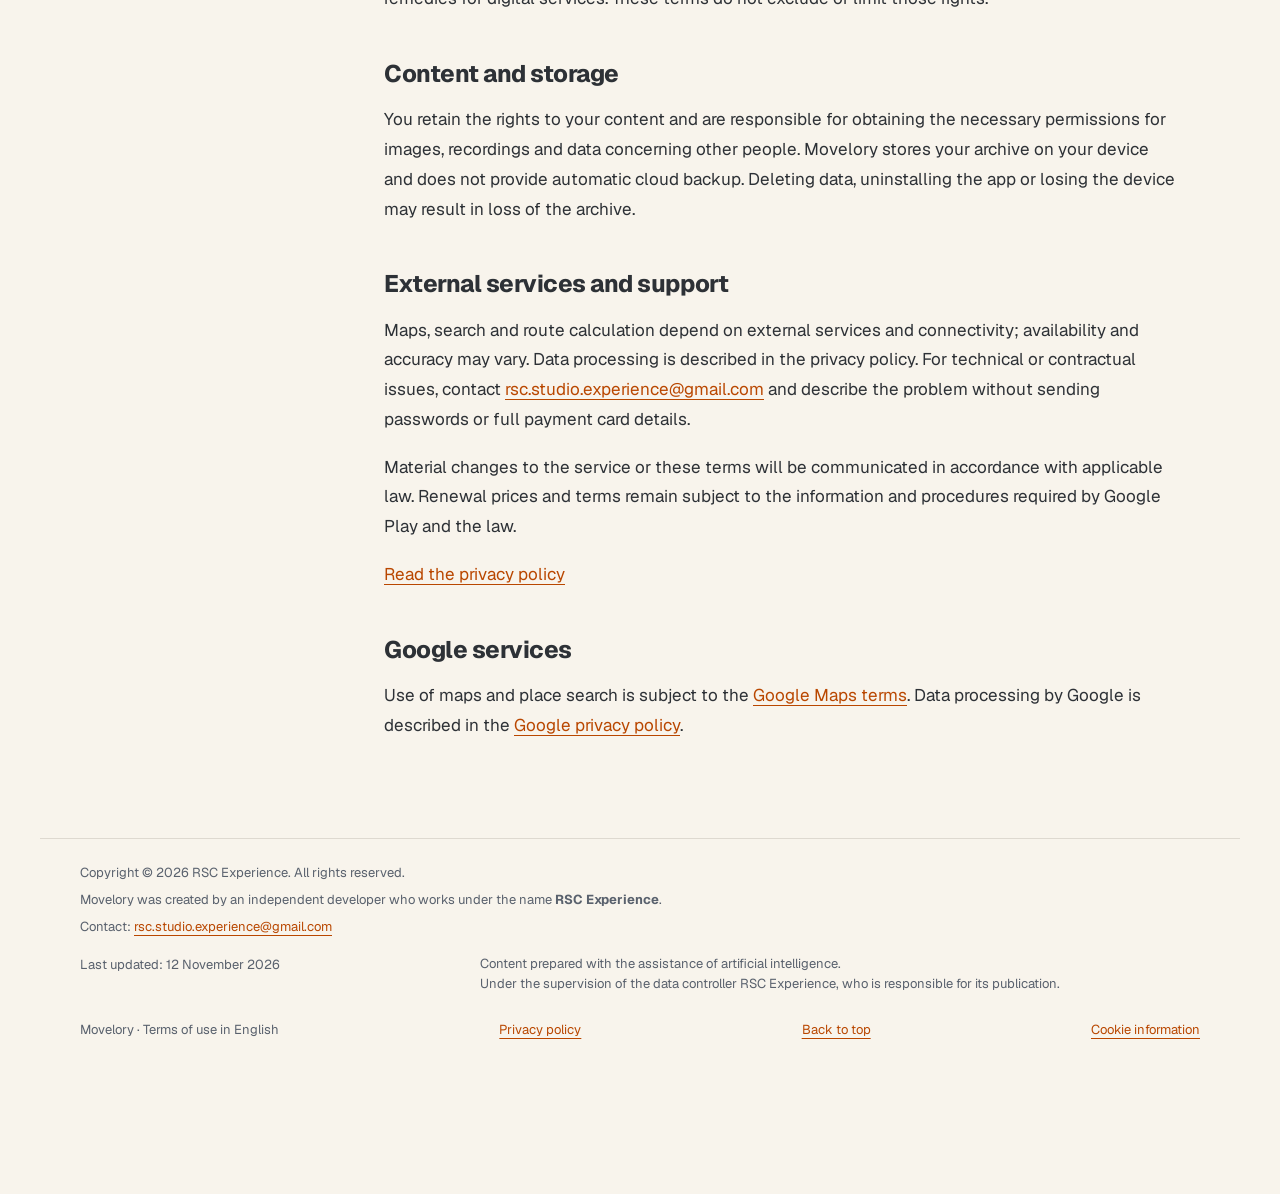
<file: terms-en.html>
<!doctype html> <html lang="en"> <head> <meta charset="utf-8"> <meta name="viewport" content="width=device-width,initial-scale=1"> <meta name="description" content="Movelory terms of use: service, Free and Premium, monthly subscription, content and support."> <meta name="theme-color" content="#f8f4ec"> <title>Terms of use · Movelory</title> <link rel="alternate" hreflang="it" href="https://rscexperience.github.io/movelory/terms-it.html"> <link rel="alternate" hreflang="en" href="https://rscexperience.github.io/movelory/terms.html"> <link rel="icon" type="image/svg+xml" sizes="any" href="assets/favicon.svg?v=2"> <link rel="apple-touch-icon" href="assets/app-icon.png"> <link rel="stylesheet" href="styles.css"> <link rel="canonical" href="https://rscexperience.github.io/movelory/terms.html"> <link rel="alternate" hreflang="x-default" href="https://rscexperience.github.io/movelory/terms.html"> <script src="navigation.js" defer="defer"></script> <meta property="og:type" content="website"> <meta property="og:site_name" content="Movelory"> <meta property="og:title" content="Terms of use · Movelory"> <meta property="og:description" content="Movelory terms of use: service, Free and Premium, monthly subscription, content and support."> <meta property="og:url" content="https://rscexperience.github.io/movelory/terms.html"> <meta property="og:locale" content="en_US"> <meta property="og:locale:alternate" content="it_IT"> <meta property="og:image" content="https://rscexperience.github.io/movelory/assets/social/movelory-en.png"> <meta property="og:image:secure_url" content="https://rscexperience.github.io/movelory/assets/social/movelory-en.png"> <meta property="og:image:type" content="image/png"> <meta property="og:image:width" content="1200"> <meta property="og:image:height" content="630"> <meta property="og:image:alt" content="Movelory: every journey deserves a story. App preview with journeys, photos and memories."> <meta name="twitter:card" content="summary_large_image"> <meta name="twitter:title" content="Terms of use · Movelory"> <meta name="twitter:description" content="Movelory terms of use: service, Free and Premium, monthly subscription, content and support."> <meta name="twitter:image" content="https://rscexperience.github.io/movelory/assets/social/movelory-en.png"> <meta name="twitter:image:alt" content="Movelory: every journey deserves a story. App preview with journeys, photos and memories."> <link rel="stylesheet" href="splash.css"><script src="splash.js"></script></head> <body> <div class="launch-screen" aria-hidden="true"> <div class="launch-logos"> <div class="launch-app"> <img src="assets/app-icon.png" width="128" height="128" alt=""> <p class="launch-name">Movelory</p> </div> <div class="launch-credit"> <span>Created by</span> <div class="launch-studio"> <img src="assets/rsc-experience.jpg" width="64" height="64" alt=""> <span>RSC Experience</span> </div> </div> </div> </div> <a class="skip" href="#contenuto">Skip to the terms of use</a> <header class="brand"><a href="./" aria-label="Movelory"><img class="brand-icon" src="assets/app-icon.png" width="48" height="48" alt="">Movelory<span class="brand-dot" aria-hidden="true"></span></a><span>Every road becomes a story.</span><div class="languages" role="navigation" aria-label="Language"><a href="terms.html" lang="en" hreflang="en" aria-current="page">English</a><a href="terms-it.html" lang="it" hreflang="it">Italiano</a></div></header> <nav class="site-nav" aria-label="Main navigation"><details class="site-menu" open><summary><span class="menu-label">Menu</span><span class="menu-current">Terms of use</span></summary><div class="menu-panel"><ul><li><a href="app.html">Discover Movelory</a></li><li><a href="privacy.html">Privacy policy</a></li><li><a href="terms.html" aria-current="page">Terms of use</a></li><li><a href="location-demo.html">GPS recording</a></li><li><a href="recap-demo.html">Recap Studio</a></li><li><a href="cookies.html">Cookie information</a></li></ul><div class="mobile-languages"><div class="languages" role="navigation" aria-label="Language"><a href="terms.html" lang="en" hreflang="en" aria-current="page">English</a><a href="terms-it.html" lang="it" hreflang="it">Italiano</a></div></div></div></details></nav> <aside class="cookie-notice" aria-label="Cookie information"><p>This portal does not use cookies or tracking tools for its operation or your browsing. <a href="cookies.html">Cookie information</a>.</p><button type="button" class="cookie-close" aria-label="Close cookie notice" hidden>×</button></aside> <div class="layout"> <nav class="page-nav" aria-label="Terms contents"><details class="page-contents"><summary>On this page</summary><div class="contents-panel"><ul><li><a href="#service">The service</a></li><li><a href="#plans">Free and Premium</a></li><li><a href="#subscription">Monthly subscription</a></li><li><a href="#content">Content and storage</a></li><li><a href="#support">External services and support</a></li></ul><a class="contact" href="mailto:rsc.studio.experience@gmail.com">Contact the provider</a></div></details></nav> <main id="contenuto" tabindex="-1"><h1>Terms of use</h1><p class="lead">The terms for using Movelory and its Premium subscription.</p><div class="details"><p><strong>Provider:</strong> RSC Experience<br><strong>Support:</strong> <a href="mailto:rsc.studio.experience@gmail.com">rsc.studio.experience@gmail.com</a><br><strong>Last updated:</strong> 12 November 2026</p></div><section aria-labelledby="service"><h2 id="service">The service</h2><p>Movelory lets you organise vehicles, journeys and memories, record routes and view them on a map. It is not an emergency service or a tool to rely on for safe navigation. Do not use the app in a way that distracts you while driving.</p></section> <section aria-labelledby="plans"><h2 id="plans">Free and Premium</h2><p>Free includes one personal vehicle in addition to the example vehicle, up to five saved journeys per vehicle, seven memories per journey and three photos per memory. Videos do not count as photos. The example vehicle is read-only and does not allow new journeys to be created.</p> <p>Premium adds place searches by name and removes these numerical limits. The example vehicle remains read-only. Maps, manual coordinates, tracking and recaps are also available in Free, subject to the applicable content limits. Exporting journeys and memories is not available in the current version and is not included in your purchase as an existing feature.</p></section> <section aria-labelledby="subscription"><h2 id="subscription">Monthly subscription</h2><p>The applicable price, currency and billing frequency are shown in the app and on the Google Play confirmation screen before purchase. The subscription renews automatically each month unless cancelled through Google Play. Google Play handles payments and transactions; RevenueCat verifies access to Premium.</p> <p>You can cancel renewal through Google Play subscription management, also accessible from the dedicated button in the app. Standard cancellation keeps Premium active until the end of the period already paid for. Uninstalling Movelory or deleting local data does not cancel renewal. Refunds and revocations may change the duration of access.</p> <p>When the subscription expires, you return to Free. Previously saved content is not automatically deleted: if it exceeds Free limits, you cannot add more content beyond those limits without removing content or reactivating Premium. You can restore purchases using the Google Play account used to make them. Restoring your subscription does not restore deleted photos, journeys or other local data.</p> <p>For refunds and help with charges, use Google Play procedures or contact support. Mandatory consumer rights remain unaffected, including applicable rights concerning withdrawal, conformity and remedies for digital services. These terms do not exclude or limit those rights.</p></section> <section aria-labelledby="content"><h2 id="content">Content and storage</h2><p>You retain the rights to your content and are responsible for obtaining the necessary permissions for images, recordings and data concerning other people. Movelory stores your archive on your device and does not provide automatic cloud backup. Deleting data, uninstalling the app or losing the device may result in loss of the archive.</p></section> <section aria-labelledby="support"><h2 id="support">External services and support</h2><p>Maps, search and route calculation depend on external services and connectivity; availability and accuracy may vary. Data processing is described in the privacy policy. For technical or contractual issues, contact <a href="mailto:rsc.studio.experience@gmail.com">rsc.studio.experience@gmail.com</a> and describe the problem without sending passwords or full payment card details.</p> <p>Material changes to the service or these terms will be communicated in accordance with applicable law. Renewal prices and terms remain subject to the information and procedures required by Google Play and the law.</p></section><p><a href="privacy.html">Read the privacy policy</a></p><section id="google-service-terms"><h2>Google services</h2><p>Use of maps and place search is subject to the <a href="https://www.google.com/help/terms_maps/">Google Maps terms</a>. Data processing by Google is described in the <a href="https://policies.google.com/privacy">Google privacy policy</a>.</p></section> </main> </div> <footer><div class="footer-identity"><p>Copyright &copy; 2026 RSC Experience. All rights reserved.</p><p>Movelory was created by an independent developer who works under the name <strong>RSC Experience</strong>.</p><p>Contact: <a href="mailto:rsc.studio.experience@gmail.com">rsc.studio.experience@gmail.com</a></p></div><p class="last-updated"><time datetime="2026-11-12">Last updated: 12 November 2026</time></p><p class="ai-disclosure">Content prepared with the assistance of artificial intelligence.<br>Under the supervision of the data controller RSC Experience, who is responsible for its publication.</p><span>Movelory · Terms of use in English</span><a href="privacy.html">Privacy policy</a><a href="#contenuto">Back to top</a><a class="cookie-footer" href="cookies.html">Cookie information</a></footer> </body> </html>
</file>
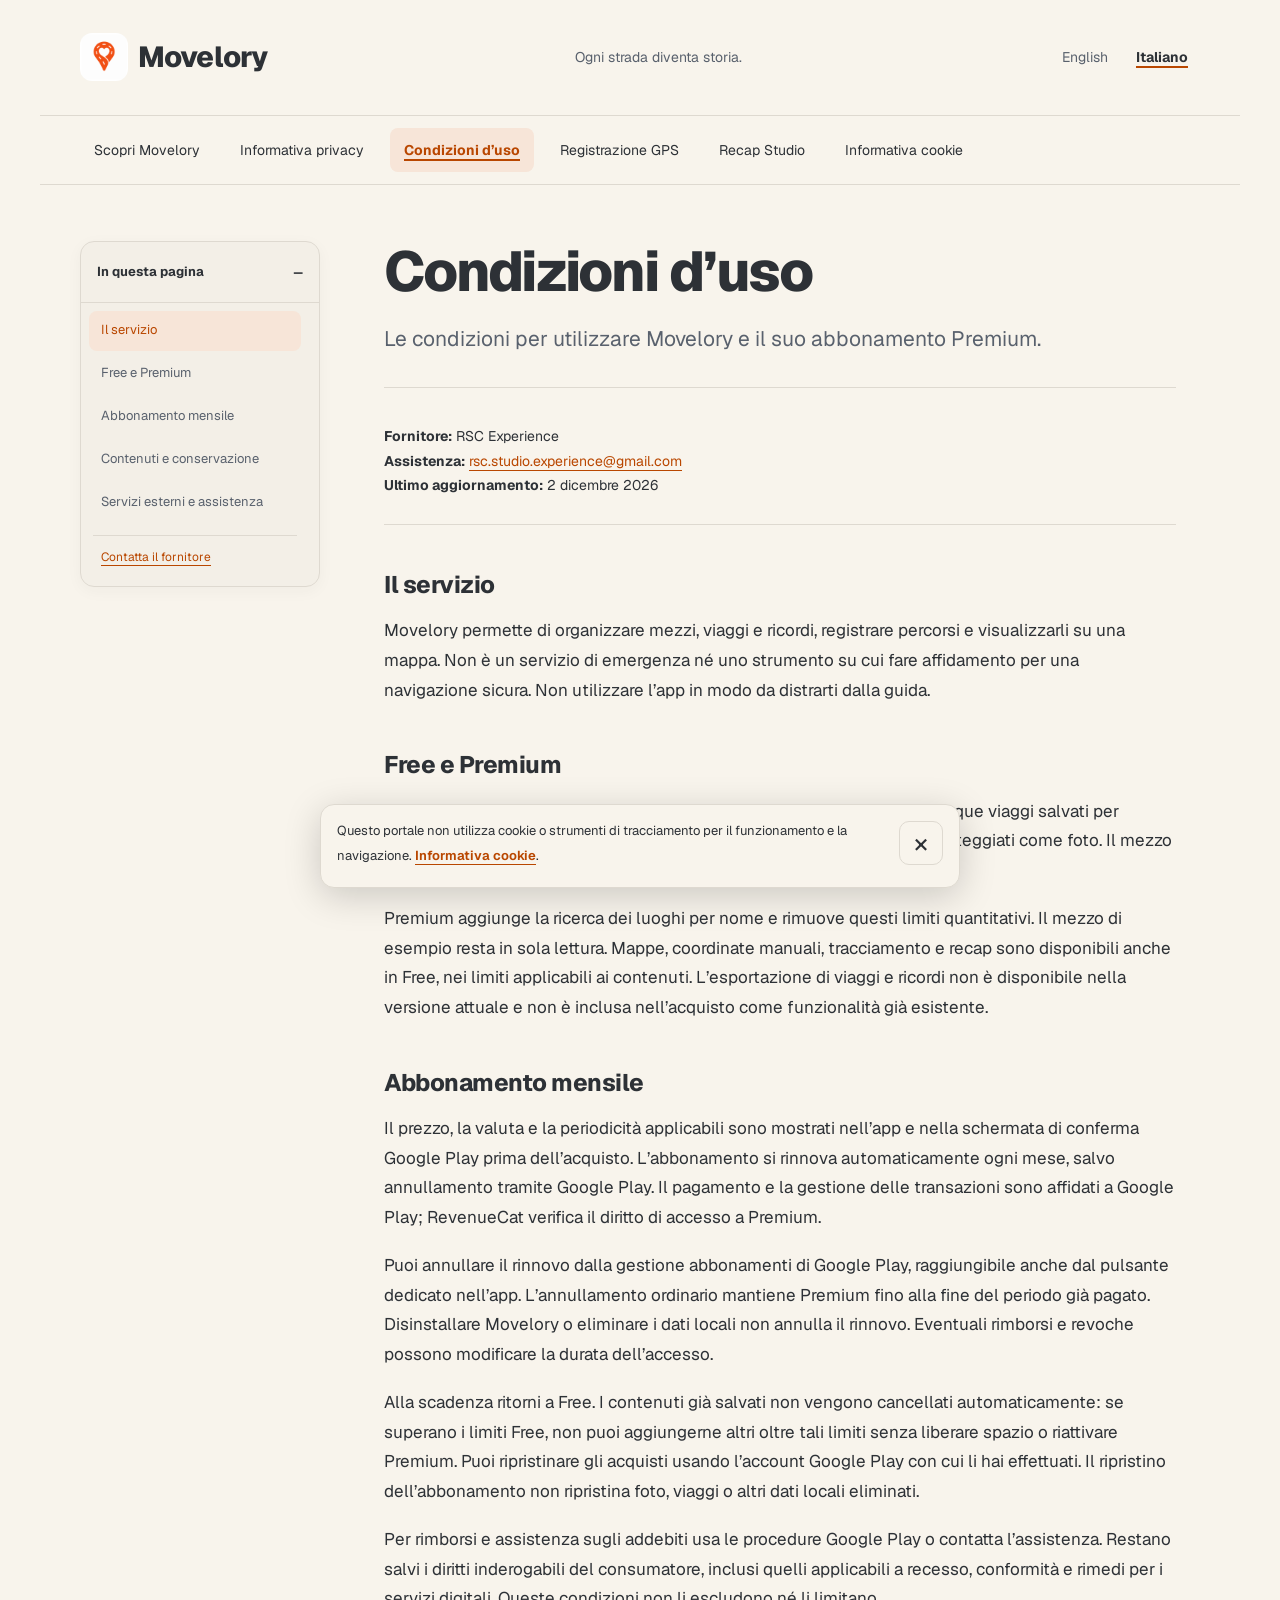
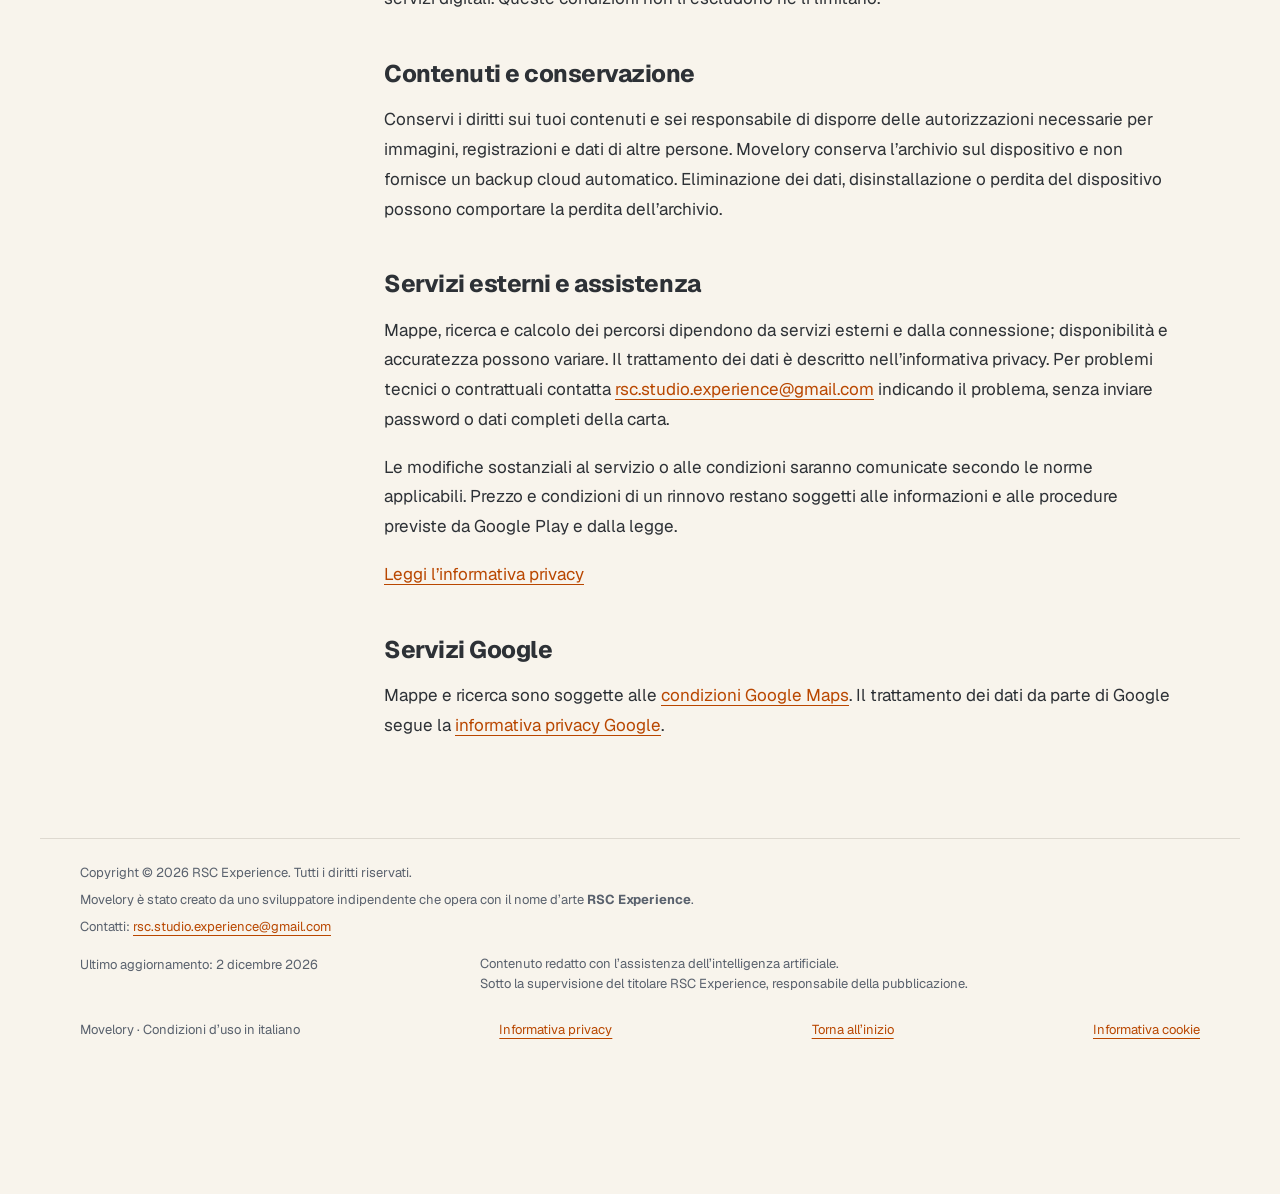
<file: terms-it.html>
<!doctype html> <html lang="it"> <head> <meta charset="utf-8"> <meta name="viewport" content="width=device-width,initial-scale=1"> <meta name="description" content="Condizioni d’uso di Movelory: servizio, Free e Premium, abbonamento mensile, contenuti e assistenza."> <meta name="theme-color" content="#f8f4ec"> <title>Condizioni d’uso · Movelory</title> <link rel="alternate" hreflang="it" href="https://rscexperience.github.io/movelory/terms-it.html"> <link rel="alternate" hreflang="en" href="https://rscexperience.github.io/movelory/terms.html"> <link rel="icon" type="image/svg+xml" sizes="any" href="assets/favicon.svg?v=2"> <link rel="apple-touch-icon" href="assets/app-icon.png"> <link rel="stylesheet" href="styles.css"> <link rel="canonical" href="https://rscexperience.github.io/movelory/terms-it.html"> <link rel="alternate" hreflang="x-default" href="https://rscexperience.github.io/movelory/terms.html"> <script src="navigation.js" defer="defer"></script> <meta property="og:type" content="website"> <meta property="og:site_name" content="Movelory"> <meta property="og:title" content="Condizioni d’uso · Movelory"> <meta property="og:description" content="Condizioni d’uso di Movelory: servizio, Free e Premium, abbonamento mensile, contenuti e assistenza."> <meta property="og:url" content="https://rscexperience.github.io/movelory/terms-it.html"> <meta property="og:locale" content="it_IT"> <meta property="og:locale:alternate" content="en_US"> <meta property="og:image" content="https://rscexperience.github.io/movelory/assets/social/movelory-it.png"> <meta property="og:image:secure_url" content="https://rscexperience.github.io/movelory/assets/social/movelory-it.png"> <meta property="og:image:type" content="image/png"> <meta property="og:image:width" content="1200"> <meta property="og:image:height" content="630"> <meta property="og:image:alt" content="Movelory: ogni viaggio merita una storia. Anteprima dell’app con viaggi, foto e ricordi."> <meta name="twitter:card" content="summary_large_image"> <meta name="twitter:title" content="Condizioni d’uso · Movelory"> <meta name="twitter:description" content="Condizioni d’uso di Movelory: servizio, Free e Premium, abbonamento mensile, contenuti e assistenza."> <meta name="twitter:image" content="https://rscexperience.github.io/movelory/assets/social/movelory-it.png"> <meta name="twitter:image:alt" content="Movelory: ogni viaggio merita una storia. Anteprima dell’app con viaggi, foto e ricordi."> <link rel="stylesheet" href="splash.css"><script src="splash.js"></script></head> <body> <div class="launch-screen" aria-hidden="true"> <div class="launch-logos"> <div class="launch-app"> <img src="assets/app-icon.png" width="128" height="128" alt=""> <p class="launch-name">Movelory</p> </div> <div class="launch-credit"> <span>Creato da</span> <div class="launch-studio"> <img src="assets/rsc-experience.jpg" width="64" height="64" alt=""> <span>RSC Experience</span> </div> </div> </div> </div> <a class="skip" href="#contenuto">Vai alle condizioni d’uso</a> <header class="brand"><a href="./" aria-label="Movelory"><img class="brand-icon" src="assets/app-icon.png" width="48" height="48" alt="">Movelory<span class="brand-dot" aria-hidden="true"></span></a><span>Ogni strada diventa storia.</span><div class="languages" role="navigation" aria-label="Lingua"><a href="terms.html" lang="en" hreflang="en">English</a><a href="terms-it.html" lang="it" hreflang="it" aria-current="page">Italiano</a></div></header> <nav class="site-nav" aria-label="Menu principale"><details class="site-menu" open><summary><span class="menu-label">Menu</span><span class="menu-current">Condizioni d&#8217;uso</span></summary><div class="menu-panel"><ul><li><a href="app-it.html">Scopri Movelory</a></li><li><a href="privacy-it.html">Informativa privacy</a></li><li><a href="terms-it.html" aria-current="page">Condizioni d&#8217;uso</a></li><li><a href="location-demo-it.html">Registrazione GPS</a></li><li><a href="recap-demo-it.html">Recap Studio</a></li><li><a href="cookies-it.html">Informativa cookie</a></li></ul><div class="mobile-languages"><div class="languages" role="navigation" aria-label="Lingua"><a href="terms.html" lang="en" hreflang="en">English</a><a href="terms-it.html" lang="it" hreflang="it" aria-current="page">Italiano</a></div></div></div></details></nav> <aside class="cookie-notice" aria-label="Informativa cookie"><p>Questo portale non utilizza cookie o strumenti di tracciamento per il funzionamento e la navigazione. <a href="cookies-it.html">Informativa cookie</a>.</p><button type="button" class="cookie-close" aria-label="Chiudi avviso sui cookie" hidden>×</button></aside> <div class="layout"> <nav class="page-nav" aria-label="Indice delle condizioni"><details class="page-contents"><summary>In questa pagina</summary><div class="contents-panel"><ul><li><a href="#service">Il servizio</a></li><li><a href="#plans">Free e Premium</a></li><li><a href="#subscription">Abbonamento mensile</a></li><li><a href="#content">Contenuti e conservazione</a></li><li><a href="#support">Servizi esterni e assistenza</a></li></ul><a class="contact" href="mailto:rsc.studio.experience@gmail.com">Contatta il fornitore</a></div></details></nav> <main id="contenuto" tabindex="-1"><h1>Condizioni d’uso</h1><p class="lead">Le condizioni per utilizzare Movelory e il suo abbonamento Premium.</p><div class="details"><p><strong>Fornitore:</strong> RSC Experience<br><strong>Assistenza:</strong> <a href="mailto:rsc.studio.experience@gmail.com">rsc.studio.experience@gmail.com</a><br><strong>Ultimo aggiornamento:</strong> 2 dicembre 2026</p></div><section aria-labelledby="service"><h2 id="service">Il servizio</h2><p>Movelory permette di organizzare mezzi, viaggi e ricordi, registrare percorsi e visualizzarli su una mappa. Non è un servizio di emergenza né uno strumento su cui fare affidamento per una navigazione sicura. Non utilizzare l’app in modo da distrarti dalla guida.</p></section> <section aria-labelledby="plans"><h2 id="plans">Free e Premium</h2><p>Free comprende un mezzo personale oltre al mezzo di esempio, fino a cinque viaggi salvati per mezzo, sette ricordi per viaggio e tre foto per ricordo. I video non sono conteggiati come foto. Il mezzo di esempio è in sola lettura e non consente di creare nuovi viaggi.</p> <p>Premium aggiunge la ricerca dei luoghi per nome e rimuove questi limiti quantitativi. Il mezzo di esempio resta in sola lettura. Mappe, coordinate manuali, tracciamento e recap sono disponibili anche in Free, nei limiti applicabili ai contenuti. L’esportazione di viaggi e ricordi non è disponibile nella versione attuale e non è inclusa nell’acquisto come funzionalità già esistente.</p></section> <section aria-labelledby="subscription"><h2 id="subscription">Abbonamento mensile</h2><p>Il prezzo, la valuta e la periodicità applicabili sono mostrati nell’app e nella schermata di conferma Google Play prima dell’acquisto. L’abbonamento si rinnova automaticamente ogni mese, salvo annullamento tramite Google Play. Il pagamento e la gestione delle transazioni sono affidati a Google Play; RevenueCat verifica il diritto di accesso a Premium.</p> <p>Puoi annullare il rinnovo dalla gestione abbonamenti di Google Play, raggiungibile anche dal pulsante dedicato nell’app. L’annullamento ordinario mantiene Premium fino alla fine del periodo già pagato. Disinstallare Movelory o eliminare i dati locali non annulla il rinnovo. Eventuali rimborsi e revoche possono modificare la durata dell’accesso.</p> <p>Alla scadenza ritorni a Free. I contenuti già salvati non vengono cancellati automaticamente: se superano i limiti Free, non puoi aggiungerne altri oltre tali limiti senza liberare spazio o riattivare Premium. Puoi ripristinare gli acquisti usando l’account Google Play con cui li hai effettuati. Il ripristino dell’abbonamento non ripristina foto, viaggi o altri dati locali eliminati.</p> <p>Per rimborsi e assistenza sugli addebiti usa le procedure Google Play o contatta l’assistenza. Restano salvi i diritti inderogabili del consumatore, inclusi quelli applicabili a recesso, conformità e rimedi per i servizi digitali. Queste condizioni non li escludono né li limitano.</p></section> <section aria-labelledby="content"><h2 id="content">Contenuti e conservazione</h2><p>Conservi i diritti sui tuoi contenuti e sei responsabile di disporre delle autorizzazioni necessarie per immagini, registrazioni e dati di altre persone. Movelory conserva l’archivio sul dispositivo e non fornisce un backup cloud automatico. Eliminazione dei dati, disinstallazione o perdita del dispositivo possono comportare la perdita dell’archivio.</p></section> <section aria-labelledby="support"><h2 id="support">Servizi esterni e assistenza</h2><p>Mappe, ricerca e calcolo dei percorsi dipendono da servizi esterni e dalla connessione; disponibilità e accuratezza possono variare. Il trattamento dei dati è descritto nell’informativa privacy. Per problemi tecnici o contrattuali contatta <a href="mailto:rsc.studio.experience@gmail.com">rsc.studio.experience@gmail.com</a> indicando il problema, senza inviare password o dati completi della carta.</p> <p>Le modifiche sostanziali al servizio o alle condizioni saranno comunicate secondo le norme applicabili. Prezzo e condizioni di un rinnovo restano soggetti alle informazioni e alle procedure previste da Google Play e dalla legge.</p></section><p><a href="privacy-it.html">Leggi l’informativa privacy</a></p><section id="google-service-terms"><h2>Servizi Google</h2><p>Mappe e ricerca sono soggette alle <a href="https://www.google.com/help/terms_maps/">condizioni Google Maps</a>. Il trattamento dei dati da parte di Google segue la <a href="https://policies.google.com/privacy">informativa privacy Google</a>.</p></section> </main> </div> <footer><div class="footer-identity"><p>Copyright &copy; 2026 RSC Experience. Tutti i diritti riservati.</p><p>Movelory è stato creato da uno sviluppatore indipendente che opera con il nome d’arte <strong>RSC Experience</strong>.</p><p>Contatti: <a href="mailto:rsc.studio.experience@gmail.com">rsc.studio.experience@gmail.com</a></p></div><p class="last-updated"><time datetime="2026-12-02">Ultimo aggiornamento: 2 dicembre 2026</time></p><p class="ai-disclosure">Contenuto redatto con l’assistenza dell’intelligenza artificiale.<br>Sotto la supervisione del titolare RSC Experience, responsabile della pubblicazione.</p><span>Movelory · Condizioni d’uso in italiano</span><a href="privacy-it.html">Informativa privacy</a><a href="#contenuto">Torna all’inizio</a><a class="cookie-footer" href="cookies-it.html">Informativa cookie</a></footer> </body> </html>
</file>
<file: styles.css>
@font-face{font-family:Geist;src:url("assets/Geist-Variable.ttf") format("truetype");font-weight:100 900;font-display:swap}:root{color-scheme:light;--paper:#f8f4ec;--ink:#2d3136;--muted:#59616d;--accent:#b94700;--line:#ded9d0;scrollbar-color:var(--muted) var(--paper)}*{box-sizing:border-box}html{scroll-padding-top:24px}body{margin:0;background:var(--paper);color:var(--ink);font:400 17px/1.75 Geist,Arial,sans-serif}::selection{background:#f7ccb4;color:#1c1f24}a{color:var(--accent);text-underline-offset:4px;overflow-wrap:anywhere}a:hover{text-decoration-thickness:2px}a:focus-visible{outline:3px solid var(--accent);outline-offset:5px;border-radius:2px}.skip{position:absolute;left:16px;top:-100px;background:var(--paper);padding:12px;z-index:2}.skip:focus{top:10px}.brand{max-width:1200px;margin:auto;padding:32px 40px;border-bottom:1px solid var(--line);display:flex;align-items:center;justify-content:space-between;gap:16px}.brand>a{color:var(--ink);font-size:29px;font-weight:800;letter-spacing:-.03em;text-decoration:none;display:flex;gap:6px;align-items:baseline}.brand-dot{width:7px;height:7px;border-radius:50%;background:#f35015}.brand>span{font-size:14px;color:var(--muted)}.layout{max-width:1200px;margin:auto;display:grid;grid-template-columns:240px minmax(0,1fr);gap:64px;padding:56px 40px 80px}nav{align-self:start;position:sticky;top:24px;font-size:14px}nav h2{font-size:14px;margin:0 0 12px;font-weight:700}nav ul{list-style:none;margin:0;padding:0}nav li a{display:block;padding:8px 0;color:var(--muted);text-decoration:none}nav li a:hover{color:var(--accent);text-decoration:underline}.contact{display:inline-block;margin-top:24px;padding:10px 0}main{max-width:72ch;min-width:0}h1{font-size:clamp(36px,5vw,56px);line-height:1.1;letter-spacing:-.03em;margin:0 0 20px;font-weight:800;text-wrap:balance}.lead{font-size:21px;line-height:1.55;margin:0 0 32px;color:var(--muted)}.details{border-block:1px solid var(--line);padding:18px 0;font-size:14px}.details p{margin:8px 0}.details p:last-child{margin-top:18px}h2{font-size:24px;line-height:1.3;letter-spacing:-.02em;margin:44px 0 16px;font-weight:750;text-wrap:balance}p{margin:0 0 18px}section ul{padding-left:24px;margin:0 0 24px}section li{padding-left:3px;margin:6px 0}footer{border-top:1px solid var(--line);max-width:1200px;margin:auto;padding:24px 40px 36px;display:flex;justify-content:space-between;gap:16px;font-size:13px;color:var(--muted)}@media(max-width:850px){.layout{gap:32px;grid-template-columns:190px minmax(0,1fr);padding-inline:24px}.brand,footer{padding-inline:24px}}@media(max-width:640px){body{font-size:16px}.brand{padding:20px}.brand>span{display:none}.layout{display:flex;flex-direction:column;padding:32px 20px 48px;gap:32px}nav{position:static;width:100%;order:1;border-top:1px solid var(--line);padding-top:24px}main{order:0}.lead{font-size:19px}h2{font-size:22px;margin-top:36px}footer{padding:24px 20px;flex-direction:column}}@media print{body{background:#fff;color:#000;font-size:11pt}.brand,.skip,footer,nav{display:none}.layout{display:block;padding:0}main{max-width:none}h1{font-size:26pt}h2{break-after:avoid}a{color:inherit}.details{font-size:10pt}}.languages{display:flex;gap:4px;flex-shrink:0;font-size:14px}.languages a{display:flex;align-items:center;justify-content:center;min-height:44px;padding:8px 12px;text-decoration:none;color:var(--muted)}.languages a[aria-current=page]{color:var(--ink);font-weight:700;text-decoration:underline;text-decoration-color:var(--accent);text-decoration-thickness:2px}.languages a:hover{color:var(--accent)}@media(max-width:850px){.brand>span{display:none}}@media(max-width:360px){.brand{flex-wrap:wrap}.languages a{padding-inline:8px}}.brand>a{align-items:center;gap:10px}.brand-icon{width:48px;height:48px;flex-shrink:0;border-radius:12px;object-fit:contain}.brand-dot{display:none}@media(max-width:640px){.brand-icon{width:40px;height:40px}.brand>a{font-size:26px;gap:8px}}footer{flex-wrap:wrap}.ai-disclosure{flex-basis:100%;margin:0 0 8px;max-width:80ch;font-size:13px;line-height:1.6}@media(max-width:640px){.ai-disclosure{flex-basis:auto}}.site-nav{position:static;max-width:1200px;margin:auto;padding:12px 40px;border-bottom:1px solid var(--line);font-size:14px}.site-nav ul{display:flex;flex-wrap:wrap;gap:4px 12px}.mobile-languages,.site-menu>summary{display:none}.site-nav li a{min-height:44px;padding:10px 14px;border-radius:8px;color:var(--ink)}.site-nav a[aria-current=page]{background:#f7e5d8;color:var(--accent);font-weight:700;text-decoration:underline;text-decoration-thickness:2px}.page-contents summary{cursor:pointer;font-size:14px;font-weight:700;min-height:44px;padding:10px 0}.page-contents summary:focus-visible{outline:3px solid var(--accent);outline-offset:4px;border-radius:2px}@media(max-width:850px){.site-nav{padding-inline:24px}}@media(max-width:640px){html{scroll-padding-top:76px}.brand{padding:12px 16px;gap:8px;flex-wrap:nowrap}.brand>a{font-size:22px;gap:6px}.brand-icon{width:32px;height:32px}.brand .languages{gap:0;font-size:13px}.brand .languages a{padding-inline:8px}.site-nav{position:sticky;top:0;z-index:10;max-width:none;margin:0;padding:0 16px;width:100%;order:0;background:var(--paper);box-shadow:0 3px 12px rgb(45 49 54 / .06)}.site-menu>summary{display:flex;align-items:center;gap:12px;min-height:56px;cursor:pointer;list-style:none}.site-menu>summary::-webkit-details-marker{display:none}.menu-label{font-weight:750;display:flex;align-items:center;gap:8px}.menu-label::before{content:'☰';font-size:20px;line-height:1}.site-menu[open] .menu-label::before{content:'×';font-size:26px}.menu-current{margin-left:auto;color:var(--muted);font-size:13px;text-align:right;line-height:1.35}.site-menu>summary:focus-visible{outline:3px solid var(--accent);outline-offset:-3px;border-radius:6px}.menu-panel{max-height:calc(100dvh - 72px);overflow-y:auto;overscroll-behavior:contain;padding:4px 0 12px}.site-nav ul{display:flex;flex-direction:column;gap:4px}.site-nav li a{min-height:48px;display:flex;align-items:center;padding:10px 14px;font-size:16px}.mobile-languages{display:block;margin-top:12px;padding-top:12px;border-top:1px solid var(--line)}.mobile-languages .languages{justify-content:flex-start}.mobile-languages .languages a{min-height:48px;padding-inline:16px}.page-nav{order:0;border:1px solid var(--line);border-radius:10px;padding:0;overflow:hidden}.page-contents summary{display:flex;align-items:center;justify-content:space-between;gap:12px;min-height:52px;padding:12px 16px;font-size:16px;list-style:none}.page-contents summary::-webkit-details-marker{display:none}.page-contents summary::after{content:'+';font-size:24px;font-weight:400;line-height:1}.page-contents[open]>summary::after{content:'−'}.page-contents[open]>summary{border-bottom:1px solid var(--line)}.contents-panel{max-height:min(45vh,360px);max-height:min(45dvh,360px);overflow-y:auto;overscroll-behavior:contain;padding:8px 16px;scrollbar-gutter:stable}.page-contents summary:focus-visible{outline-offset:-4px}.page-nav li a{min-height:48px;padding:10px 4px;font-size:15px}.page-nav .contact{margin-top:12px;min-height:48px}.layout{padding-top:24px;gap:24px}main{order:1}footer>a{display:flex;align-items:center;min-height:48px}.skip:focus{position:fixed;z-index:20}}@media print{.page-nav,.site-nav{display:none}}.mobile-toolbar{display:none}.cookie-notice{max-width:1200px;margin:0 auto;padding:12px 40px;background:#f0ece3;border-bottom:1px solid var(--line);font-size:13px;line-height:1.6;color:var(--muted)}.cookie-notice p{margin:0}.cookie-notice a{display:inline-block;padding-block:4px;font-weight:650}.cookie-close{flex-shrink:0;width:44px;height:44px;padding:0;border:1px solid var(--line);border-radius:10px;background:var(--paper);color:var(--ink);font:400 28px/1 Geist,Arial,sans-serif;cursor:pointer}.cookie-close:focus-visible{outline:3px solid var(--accent);outline-offset:2px}.cookie-notice.is-banner{position:fixed;z-index:15;bottom:max(12px,env(safe-area-inset-bottom));left:12px;right:12px;width:auto;max-width:640px;margin-inline:auto;display:flex;align-items:flex-start;gap:16px;padding:16px;border:1px solid var(--line);border-radius:14px;box-shadow:0 8px 36px rgb(0 0 0 / .18);color:var(--ink);background:var(--paper);max-height:calc(100dvh - 100px);overflow-y:auto}.cookie-close[hidden],.cookie-notice[hidden]{display:none}.cookie-tab{position:fixed;z-index:14;bottom:max(12px,env(safe-area-inset-bottom));left:12px;min-height:44px;padding:10px 16px;border:1px solid var(--line);border-radius:12px;background:var(--paper);color:var(--accent);box-shadow:0 4px 16px rgb(0 0 0 / .12);font:650 14px/1.5 Geist,Arial,sans-serif;cursor:pointer}.cookie-tab[hidden]{display:none}.cookie-tab:focus-visible{outline:3px solid var(--accent);outline-offset:2px}body.has-cookie-tab{padding-bottom:76px}body.has-cookie-banner{padding-bottom:var(--cookie-banner-space,180px)}@media(max-width:850px){.cookie-notice{padding-inline:24px}}@media(max-width:640px){.cookie-notice{padding:10px 20px;font-size:13px}}@media print{.cookie-notice,.cookie-tab{display:none!important}body.has-cookie-banner,body.has-cookie-tab{padding-bottom:0}}.navigation-dialog{width:min(440px,calc(100% - 24px));max-height:calc(100vh - 32px);max-height:calc(100dvh - 32px);padding:0;border:1px solid var(--line);border-radius:18px;background:var(--paper);color:var(--ink);box-shadow:0 24px 80px rgb(0 0 0 / .25);overflow:hidden}.navigation-dialog[open]{display:flex;flex-direction:column}.navigation-dialog::backdrop{background:rgb(20 24 28 / .55);backdrop-filter:blur(3px);animation:menu-backdrop-in .22s ease both}.navigation-dialog.is-closing::backdrop{animation:menu-backdrop-out .16s ease both}.dialog-header{display:flex;align-items:center;justify-content:space-between;gap:16px;padding:12px 16px;border-bottom:1px solid var(--line);flex-shrink:0}.dialog-header h2{margin:0;font-size:20px}.dialog-close{width:48px;height:48px;border:0;border-radius:10px;background:#eee5d9;color:var(--ink);font:400 30px/1 Geist,Arial,sans-serif;cursor:pointer;flex-shrink:0}.dialog-content{overflow-y:auto;overscroll-behavior:contain;padding:12px 16px max(16px,env(safe-area-inset-bottom));min-height:0}.dialog-content .contents-panel,.dialog-content .menu-panel{max-height:none;overflow:visible;padding:0;scrollbar-gutter:auto}.dialog-content ul{list-style:none;margin:0;padding:0;display:flex;flex-direction:column;gap:4px}.dialog-content li{padding:0;margin:0}.dialog-content li a{display:flex;align-items:center;min-height:48px;padding:12px;border-radius:8px;font-size:16px;line-height:1.5;color:var(--ink);text-decoration:none}.dialog-content li a:hover{background:#eee5d9}.dialog-content a[aria-current=page]{background:#f7e5d8;color:var(--accent);font-weight:700}.dialog-content .mobile-languages{display:block}.dialog-content .contact{min-height:48px;margin-top:12px;padding:12px}.dialog-close:focus-visible,.toolbar-button:focus-visible{outline:3px solid var(--accent);outline-offset:-4px}@keyframes menu-backdrop-in{from{opacity:0}to{opacity:1}}@keyframes menu-backdrop-out{from{opacity:1}to{opacity:0}}@media(max-width:640px){.navigation-enhanced .app-contents,.navigation-enhanced .page-nav,.navigation-enhanced .site-nav{display:none}.navigation-enhanced .brand{position:sticky;top:0;z-index:10;min-height:60px;padding:8px 16px;background:var(--paper)}.navigation-enhanced .brand>.languages{display:none}.navigation-enhanced .mobile-toolbar{display:flex;gap:4px;padding:0;margin-left:auto;flex-shrink:0}.toolbar-button{display:flex;align-items:center;justify-content:center;flex:0 0 44px;width:44px;height:44px;padding:10px;border:0;border-radius:8px;background:0 0;color:var(--ink);cursor:pointer}.toolbar-button>span{position:absolute;width:1px;height:1px;padding:0;margin:-1px;overflow:hidden;clip-path:inset(50%);white-space:nowrap}.toolbar-button:hover{background:#eee5d9}.toolbar-button[aria-expanded=true]{background:#f7e5d8;color:var(--accent)}}@media(prefers-reduced-motion:reduce){.navigation-dialog.is-closing::backdrop,.navigation-dialog::backdrop{animation:none}}@media(min-width:641px){.page-nav{position:sticky;top:24px;min-width:0;border:1px solid var(--line);border-radius:14px;background:#f3efe7;box-shadow:0 4px 16px rgb(45 49 54 / .04);overflow:hidden}.page-nav .page-contents>summary{display:flex;align-items:center;justify-content:space-between;gap:12px;min-height:52px;padding:16px;font-size:13px;line-height:1.4;list-style:none}.page-nav summary::-webkit-details-marker{display:none}.page-nav summary::after{content:'+';font-size:20px;font-weight:400}.page-nav details[open]>summary::after{content:'−'}.page-nav details[open]>summary{border-bottom:1px solid var(--line)}.page-nav .contents-panel{max-height:calc(100vh - 112px);max-height:calc(100dvh - 112px);overflow-y:auto;overscroll-behavior:contain;padding:8px;scrollbar-width:thin;scrollbar-gutter:stable}.page-nav ul{display:flex;flex-direction:column;gap:3px}.page-nav li a{position:relative;min-height:40px;padding:10px 12px;border-radius:8px;font-size:13px;line-height:1.45;transition:background-color .16s,color .16s}.page-nav li a:hover{background:#eae3d8;color:var(--ink);text-decoration:none}.page-nav li a[aria-current=location]{background:#f7e5d8;color:var(--accent)}.page-nav .contact{display:block;margin:12px 4px 0;padding:12px 8px;border-top:1px solid var(--line);font-size:12px;line-height:1.5}.page-nav summary:focus-visible{outline-offset:-4px}.page-nav li a:focus-visible{outline-offset:-3px}}.dialog-content a[aria-current=location]{background:#f7e5d8;color:var(--accent)}@media(prefers-reduced-motion:reduce){.page-nav li a{transition:none}}@media print{.mobile-toolbar,.navigation-dialog{display:none!important}}.footer-identity{flex-basis:100%;min-width:0;line-height:1.6}.footer-identity p{margin:0 0 6px}.footer-identity p:last-child{margin-bottom:0}
</file>
<file: splash.css>
.splash{display:grid;grid-template-columns:minmax(0,1fr);min-height:100vh;min-height:100svh;place-items:center;padding:32px 16px}.splash-content{width:min(100%,440px);text-align:center}.splash-icon,.splash-studio{display:block;margin-inline:auto;object-fit:contain;outline:1px solid var(--line)}.splash-studio{border-radius:12px;margin-bottom:28px}.splash-icon{border-radius:22px;margin-bottom:12px}.splash-content h1{margin-bottom:32px}.splash-links{border-top:1px solid var(--line);display:grid;grid-template-columns:repeat(2,minmax(0,1fr));gap:8px;padding-top:16px;font-size:14px;line-height:1.3}.splash-links a{display:grid;min-height:44px;place-items:center;padding:8px 2px}.splash-action{font-weight:750;color:var(--ink)}.launch-screen{display:none}@media screen and (prefers-reduced-motion:no-preference){.show-brand-intro .launch-screen{position:fixed;inset:0;z-index:100;display:grid;place-items:center;background:var(--paper);pointer-events:none;animation:launch-exit 360ms ease-in 1.65s forwards}.launch-logos{display:grid;justify-items:center;gap:24px;color:var(--ink)}.launch-app{display:grid;justify-items:center;gap:8px;animation:launch-logos-in 560ms cubic-bezier(.16,1,.3,1) both}.launch-app img{display:block;width:clamp(88px,30vw,128px);height:auto;border-radius:24px;object-fit:contain;outline:1px solid var(--line)}.launch-name{margin:0;font-size:clamp(32px, 8vw, 42px);font-weight:800;line-height:1.1;letter-spacing:-.03em}.launch-credit{display:grid;justify-items:center;gap:2px;color:var(--muted);font-size:13px;animation:launch-logos-in 320ms ease-out 420ms both}.launch-studio{display:flex;align-items:center;gap:8px;color:var(--ink);font-size:15px;font-weight:650}.launch-studio img{display:block;border-radius:8px;object-fit:contain;outline:1px solid var(--line)}.show-brand-intro body:focus-within .launch-screen{display:none}@keyframes launch-logos-in{from{opacity:0;transform:scale(.92)}to{opacity:1;transform:scale(1)}}@keyframes launch-exit{to{opacity:0;visibility:hidden}}}
</file>
<file: app.css>
.app-main{max-width:1200px;margin:auto;padding:64px 40px 80px}.app-hero{display:grid;grid-template-columns:minmax(0,1.15fr) minmax(0,.85fr);gap:64px;align-items:center}.hero-copy h1{font-size:clamp(42px,5.5vw,70px);max-width:12ch}.eyebrow{font-size:12px;font-weight:750;letter-spacing:.14em;text-transform:uppercase;color:var(--accent);margin-bottom:16px}.hero-copy .lead{max-width:43ch}.app-actions{display:flex;align-items:center;flex-wrap:wrap;gap:20px}.button-primary{display:inline-flex;gap:20px;align-items:center;min-height:48px;padding:12px 20px;background:var(--accent);color:#fff;border-radius:10px;text-decoration:none;font-weight:650}.button-primary:hover{background:#963900}.text-link{display:inline-block;padding-block:10px;font-weight:650}.poster-link{display:block;border-radius:18px;overflow:hidden;background:#efe8dc}.poster-link img{display:block;width:100%;height:auto;transition:transform .2s ease}.poster-link:hover img{transform:scale(1.015)}.hero-poster{box-shadow:0 20px 48px rgb(45 49 54 / .12)}.app-explore{padding-top:88px}.section-intro{margin-bottom:32px;max-width:60ch}.section-intro h2{font-size:clamp(30px,4vw,44px);margin:0 0 16px}.section-intro>p:last-child{color:var(--muted)}.app-contents{position:static;margin-bottom:32px;padding:12px 0;border-block:1px solid var(--line)}.app-contents ul{display:flex;flex-wrap:wrap;gap:4px 24px;margin:0;padding:0;list-style:none}.app-contents li{margin:0;padding:0}.app-contents li a{min-height:48px;padding:10px 4px}.feature-grid{display:grid;grid-template-columns:repeat(3,minmax(0,1fr));gap:36px 24px}.feature-card{min-width:0}.feature-copy{padding:20px 4px 0}.feature-copy h3{font-size:21px;line-height:1.35;letter-spacing:-.02em;margin:0 0 12px}.feature-copy p{font-size:16px;line-height:1.65;color:var(--muted);margin-bottom:6px}.feature-copy .text-link{font-size:14px}.feature-card:last-child{grid-column:1/-1;display:grid;grid-template-columns:minmax(0,1fr) minmax(0,2fr);align-items:center;gap:32px}.feature-card:last-child .feature-copy{max-width:48ch}.feature-card:last-child h3{font-size:clamp(26px,3vw,38px)}.app-local{margin-top:72px;padding:36px;border:1px solid var(--line);border-radius:18px;background:#f0ece3;display:flex;align-items:center;gap:40px;justify-content:space-between}.app-local>div{max-width:62ch}.app-local h2{margin:0 0 16px;font-size:30px}.app-local p:last-child{margin:0}.app-local>.text-link{flex-shrink:0}@media(max-width:1000px){.app-local{display:block}.app-local>.text-link{margin-top:16px}}@media(max-width:850px){.app-main{padding:48px 24px 64px}.app-hero{gap:32px}.feature-grid{grid-template-columns:repeat(2,minmax(0,1fr))}}@media(min-width:641px) and (max-width:850px){.feature-card:last-child{grid-template-columns:repeat(2,minmax(0,1fr));gap:24px}}@media(max-width:640px){.app-main{padding:36px 20px 48px}.app-hero{grid-template-columns:1fr;gap:32px}.hero-copy h1{max-width:15ch}.hero-poster{width:min(100%,380px);justify-self:center}.app-explore{padding-top:56px}.feature-grid{grid-template-columns:1fr;gap:36px;max-width:420px;margin:auto}.app-local{margin-top:48px;padding:24px}.app-local h2{font-size:26px}}@media(max-width:640px){.feature-card:last-child{display:block}.feature-card:last-child h3{font-size:21px}}@media(prefers-reduced-motion:reduce){.poster-link img{transition:none}.poster-link:hover img{transform:none}}@media print{.app-main{padding:0}.app-hero{gap:24px}.feature-grid{grid-template-columns:repeat(2,minmax(0,1fr))}.feature-card{break-inside:avoid}.app-local{padding:16px}.poster-link img{transform:none}}.app-feature-enhanced .app-contents{display:none}.feature-tabs{position:relative;display:flex;gap:8px;overflow-x:auto;padding:8px 2px 16px;margin-bottom:16px;scrollbar-width:thin}.feature-controls button,.feature-tabs button{flex-shrink:0;min-height:44px;padding:10px 16px;border:1px solid var(--line);border-radius:10px;background:var(--paper);color:var(--ink);font:400 14px/1.5 Geist,Arial,sans-serif;white-space:nowrap;cursor:pointer}.feature-tabs button[aria-pressed=true]{background:var(--accent);border-color:var(--accent);color:#fff}.feature-controls button:focus-visible,.feature-tabs button:focus-visible{outline:3px solid var(--accent);outline-offset:2px}.app-feature-enhanced .feature-grid{--feature-width:min(340px,78vw);position:relative;display:flex;gap:16px;align-items:flex-start;width:100%;max-width:none;margin:0;padding:24px calc((100% - var(--feature-width))/ 2) 20px;overflow-x:auto;overscroll-behavior-x:contain;scroll-snap-type:x mandatory;scrollbar-width:thin;cursor:grab}.app-feature-enhanced .feature-card{flex:0 0 var(--feature-width);min-width:0;display:block;scroll-snap-align:center;transform:scale(.86);transform-origin:center top;opacity:.65;transition:transform .25s ease,opacity .25s ease}.app-feature-enhanced .feature-card.is-selected{transform:scale(1);opacity:1}.app-feature-enhanced .feature-copy{padding:20px 4px 0;max-width:none}.app-feature-enhanced .feature-copy h3{font-size:24px}.app-feature-enhanced .feature-copy p{font-size:16px}.app-feature-enhanced .poster-link{width:100%;max-width:none;margin:0;box-shadow:0 8px 24px rgb(45 49 54 / .1)}.app-feature-enhanced .feature-grid.is-dragging{cursor:grabbing;scroll-snap-type:none;user-select:none}.app-feature-enhanced .feature-grid.is-dragging *{cursor:grabbing}.app-feature-enhanced .feature-grid,.feature-tabs{scrollbar-width:none;-ms-overflow-style:none}.app-feature-enhanced .feature-grid::-webkit-scrollbar,.feature-tabs::-webkit-scrollbar{display:none}.app-feature-enhanced .feature-grid:focus-visible{outline:3px solid var(--accent);outline-offset:2px;border-radius:12px}.feature-controls{display:flex;align-items:center;justify-content:space-between;gap:12px;margin-top:20px}.feature-controls span{color:var(--muted);font-size:14px;text-align:center}.feature-controls button:disabled{opacity:.4;cursor:default}.feature-mobile-guide{display:none}@media(max-width:640px){.feature-mobile-guide{display:block;margin:0 0 4px}.feature-gesture-row{display:flex;align-items:center;justify-content:space-between;gap:12px}.feature-gesture-row p{margin:0;font-size:14px;color:var(--muted);text-align:center}.feature-gesture-row>button{width:44px;height:44px;flex-shrink:0;border:1px solid var(--line);border-radius:50%;background:var(--paper);color:var(--accent);font:400 24px/1 Geist,Arial,sans-serif;cursor:pointer}.feature-dots{display:flex;width:100%;max-width:336px;margin:2px auto 0}.feature-dots button{display:flex;justify-content:center;align-items:center;flex:1;min-width:0;min-height:44px;padding:0;border:0;background:0 0;cursor:pointer}.feature-dots button::after{content:'';width:7px;height:7px;border-radius:8px;background:#a9a298;transition:width .2s,background-color .2s}.feature-dots button[aria-pressed=true]::after{width:24px;background:var(--accent)}.feature-mobile-guide button:focus-visible{outline:3px solid var(--accent);outline-offset:-2px;border-radius:8px}.app-feature-enhanced .feature-grid{--feature-width:min(300px,66vw);gap:10px;padding-top:12px}.app-feature-enhanced .feature-card{transform:scale(.92)}.app-feature-enhanced .feature-card.is-selected{transform:scale(1)}.feature-controls button{display:none}}@media(max-width:640px){.feature-controls{flex-wrap:wrap}.feature-controls span{order:-1;width:100%}.feature-tabs{margin-bottom:8px}.app-feature-enhanced .feature-copy h3{font-size:22px}}@media(prefers-reduced-motion:reduce){.app-feature-enhanced .feature-card,.feature-dots button::after{transition:none}}@media print{.feature-card[data-copy],.feature-controls,.feature-mobile-guide,.feature-tabs{display:none}.app-feature-enhanced .feature-grid{display:grid;padding:0;overflow:visible;grid-template-columns:repeat(2,minmax(0,1fr))}.app-feature-enhanced .feature-card{transform:none;opacity:1}}
</file>
<file: location-demo.css>
.walkthrough{margin:24px 0 16px}.phone-frame{position:relative;width:min(100%,340px);padding:10px;background:#24282d;border-radius:38px;box-shadow:0 14px 32px rgb(45 49 54 / .18)}.phone-frame::after,.phone-frame::before{content:"";position:absolute;width:3px;background:#24282d;border-radius:3px}.phone-frame::before{left:-3px;top:106px;height:52px}.phone-frame::after{right:-3px;top:136px;height:68px}.walkthrough video{display:block;width:100%;height:auto;aspect-ratio:9/20;background:var(--ink);border-radius:28px}.walkthrough video:focus-visible{outline:3px solid var(--accent);outline-offset:5px}.walkthrough figcaption{max-width:65ch;margin-top:12px;font-size:14px;color:var(--muted)}@media(max-width:360px){.phone-frame{padding:8px;border-radius:32px}.walkthrough video{border-radius:24px}}@media(prefers-reduced-motion:reduce){html{scroll-behavior:auto}}
</file>
